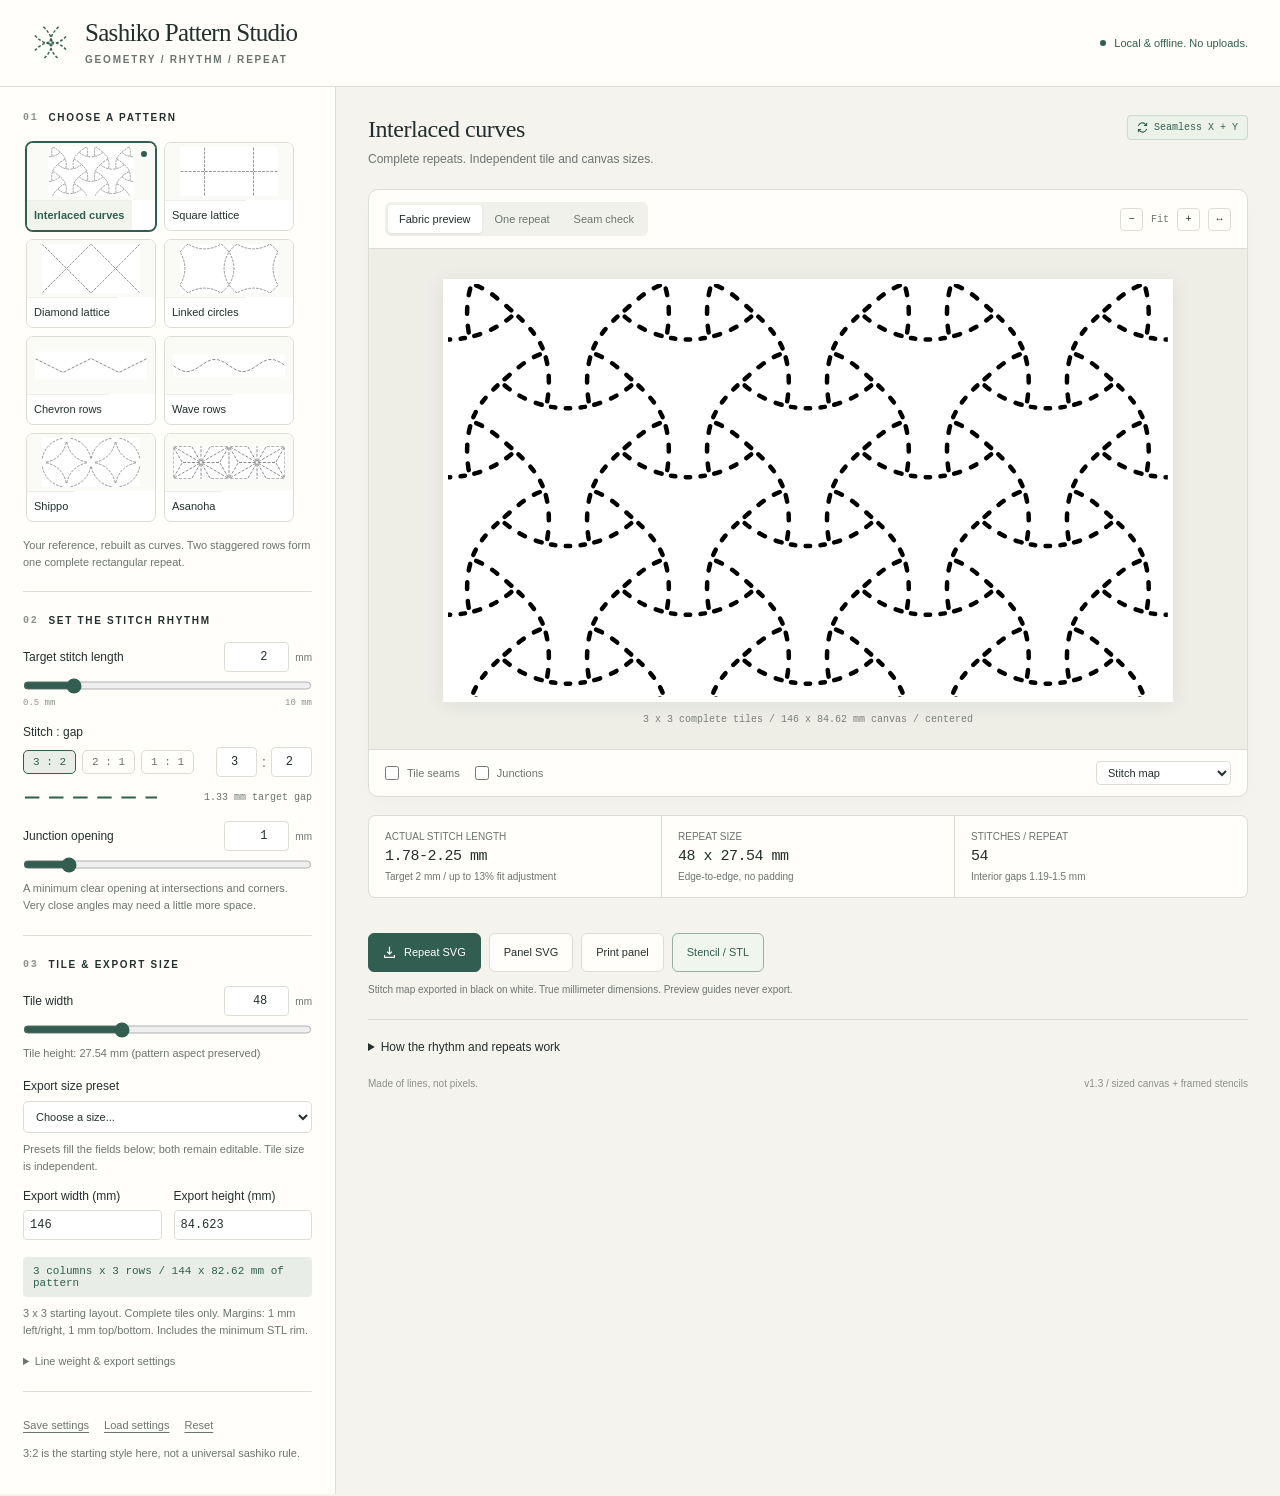
<file: index.html>
<!doctype html>
<html lang="en">
<head>
<meta charset="utf-8">
<meta name="viewport" content="width=device-width,initial-scale=1">
<meta name="color-scheme" content="light">
<title>Sashiko Pattern Studio</title>
<style>
:root{--paper:#f5f3ee;--white:#fffefa;--ink:#222f2e;--muted:#6b7471;--line:#dcded6;--green:#315e51;--green-light:#e8eee7;--accent:#c47b4a;--mono:ui-monospace,SFMono-Regular,Menlo,Consolas,monospace;--sans:Inter,-apple-system,BlinkMacSystemFont,"Segoe UI",sans-serif}
*{box-sizing:border-box}body{margin:0;background:var(--paper);color:var(--ink);font:14px/1.5 var(--sans)}button,input,select{font:inherit}button{cursor:pointer}button:focus-visible,input:focus-visible,select:focus-visible,a:focus-visible,summary:focus-visible{outline:3px solid var(--accent);outline-offset:3px}button:disabled{cursor:wait;opacity:.5}a{color:var(--green)}header{height:87px;display:flex;align-items:center;justify-content:space-between;border-bottom:1px solid var(--line);padding:0 32px;background:var(--white);gap:20px}.brand{display:flex;gap:15px;align-items:center}.brand-icon{width:38px;height:38px;color:var(--green)}h1{font-family:Georgia,serif;font-size:25px;font-weight:normal;letter-spacing:-.7px;line-height:1.15;margin:0}.kicker{font-size:10px;font-weight:600;letter-spacing:1.8px;text-transform:uppercase;color:var(--muted);margin-top:5px}.offline{display:flex;align-items:center;gap:8px;color:var(--green);font-size:11px;white-space:nowrap}.offline:before{content:"";width:6px;height:6px;border-radius:50%;background:var(--green)}.workspace{display:grid;grid-template-columns:336px minmax(0,1fr);max-width:1640px;margin:auto;min-height:calc(100vh - 87px)}aside{border-right:1px solid var(--line);background:var(--white);padding:23px 23px 32px}.section{padding:21px 0;border-bottom:1px solid var(--line)}.section:first-child{padding-top:0}.section:last-child{border:0;padding-bottom:0}.section-title{font-size:10px;letter-spacing:1.7px;text-transform:uppercase;font-weight:650;display:flex;align-items:center;gap:10px;margin:0 0 14px}.section-title span{color:#8b938c;font-family:var(--mono);font-size:10px}.patterns{display:grid;grid-template-columns:1fr 1fr;gap:8px}.pattern-card{position:relative;text-align:left;background:#fff;border:1px solid var(--line);border-radius:7px;padding:0;overflow:hidden;color:var(--ink);transition:border-color .15s,box-shadow .15s}.pattern-card svg{display:block;width:100%;height:57px;background:#fafbf7;padding:4px 8px}.pattern-card .card-name{font-size:11px;display:block;padding:7px 8px;border-top:1px solid #edf0e8;line-height:1.2}.pattern-card[aria-pressed="true"]{border-color:var(--green);box-shadow:0 0 0 1px var(--green)}.pattern-card[aria-pressed="true"] .card-name{color:var(--green);font-weight:600;background:#f0f4ed}.pattern-card[aria-pressed="true"]:after{content:"";position:absolute;right:8px;top:8px;width:6px;height:6px;border-radius:50%;background:var(--green)}.pattern-note{color:var(--muted);font-size:11px;margin:12px 0 0;min-height:32px}.control{margin-top:15px}.control:first-of-type{margin-top:0}.control-head{display:flex;justify-content:space-between;align-items:center;gap:8px;margin-bottom:6px}.control-head label{font-size:12px;font-weight:500}.number-unit{display:flex;align-items:center;gap:6px;font-size:10px;color:var(--muted)}input[type=number]{width:65px;padding:5px 6px;text-align:right;background:#fff;border:1px solid var(--line);border-radius:4px;color:var(--ink);font-family:var(--mono);font-size:12px}input[type=range]{display:block;width:100%;accent-color:var(--green);height:15px;margin:5px 0}.range-ends{display:flex;justify-content:space-between;font:9px var(--mono);color:#8c938b}.hint{font-size:11px;color:var(--muted);line-height:1.55;margin:8px 0 0}.ratio-row{display:flex;align-items:center;gap:6px;flex-wrap:wrap}.ratio-preset{padding:5px 9px;border:1px solid var(--line);border-radius:5px;background:transparent;font:11px var(--mono);color:var(--muted)}.ratio-preset.active{background:var(--green-light);border-color:var(--green);color:var(--green)}.ratio-custom{margin-left:auto;display:flex;align-items:center;gap:5px;color:var(--muted)}.ratio-custom input{width:41px;padding:5px 3px}.rhythm{display:flex;justify-content:space-between;gap:8px;margin-top:12px;align-items:center}.rhythm svg{width:135px;height:17px}.rhythm span{font:10px var(--mono);color:var(--muted)}.row{display:flex;gap:12px;align-items:center}.row .control{flex:1;margin-top:12px}.row .control-head{display:block}.row .control-head label{display:block;margin-bottom:5px}.row input{width:100%;text-align:left}.dimensions{font:11px var(--mono);color:var(--green);background:var(--green-light);border-radius:4px;padding:8px 10px;margin-top:11px}.advanced{margin-top:14px}summary{cursor:pointer;font-size:11px;color:var(--muted);user-select:none}details[open]>summary{margin-bottom:12px}.check{display:flex;gap:8px;align-items:center;cursor:pointer;font-size:11px;color:var(--muted);margin-top:10px}.check input{accent-color:var(--green);margin:0;width:14px;height:14px}.quiet-button{border:0;background:none;padding:4px 0;color:var(--muted);font-size:11px;text-decoration:underline;text-underline-offset:3px}.preset-actions{display:flex;gap:15px;align-items:center;flex-wrap:wrap}.canvas-area{min-width:0;padding:28px 32px 22px;display:flex;flex-direction:column}.intro{display:flex;justify-content:space-between;align-items:flex-start;gap:15px;margin-bottom:21px}.intro h2{font:normal 24px/1.2 Georgia,serif;letter-spacing:-.45px;margin:0 0 6px}.intro p{color:var(--muted);font-size:12px;margin:0}.badge{border:1px solid #cbd8cc;background:#edf2e9;color:var(--green);font:10px var(--mono);padding:6px 9px;border-radius:4px;white-space:nowrap;display:inline-flex;gap:6px;align-items:center}.badge svg{width:11px;height:11px}.preview-card{background:var(--white);border:1px solid var(--line);border-radius:10px;overflow:hidden;box-shadow:0 7px 22px #28392c05}.toolbar{padding:12px 16px;display:flex;align-items:center;justify-content:space-between;gap:12px;border-bottom:1px solid var(--line)}.tabs{display:flex;gap:2px;background:#f0f1ea;padding:3px;border-radius:6px}.tabs button{border:0;background:transparent;padding:6px 11px;font-size:11px;border-radius:4px;color:var(--muted);white-space:nowrap}.tabs button[aria-pressed=true]{background:#fff;box-shadow:0 1px 3px #21332215;color:var(--ink)}.zoom-group{display:flex;align-items:center;gap:8px;font:10px var(--mono);color:var(--muted)}.zoom-group button{background:none;border:1px solid var(--line);border-radius:4px;width:23px;height:23px;color:var(--ink)}.preview-stage{height:500px;overflow:auto;background-color:#eeeee7;background-image:radial-gradient(#b8bcb452 .7px,transparent .7px);background-size:12px 12px;padding:30px;position:relative}.sheet-wrap{width:max-content;min-width:100%;min-height:100%;display:flex;flex-direction:column;justify-content:center;align-items:center;gap:11px}.sheet{background:white;box-shadow:0 3px 18px #24312914;flex-shrink:0;line-height:0}.sheet svg{display:block}.sheet-label{font:10px var(--mono);color:#798078;text-align:center;line-height:1.4}.preview-options{display:flex;justify-content:space-between;align-items:center;gap:12px;padding:11px 16px;border-top:1px solid var(--line);flex-wrap:wrap}.checks{display:flex;gap:15px}.checks .check{margin:0}.mode-select{font-size:11px;padding:4px 7px;border:1px solid var(--line);background:#fff;border-radius:4px;color:var(--ink);max-width:140px}.stats{display:grid;grid-template-columns:repeat(3,1fr);gap:1px;border:1px solid var(--line);border-radius:7px;overflow:hidden;background:var(--line);margin-top:18px}.stat{background:var(--white);padding:13px 16px}.stat-label{color:var(--muted);font-size:10px;margin-bottom:4px}.stat-value{font:15px var(--mono);letter-spacing:-.5px}.stat-sub{font-size:10px;color:var(--muted);margin-top:4px}.export-bar{display:flex;justify-content:space-between;align-items:center;gap:15px;margin-top:20px;flex-wrap:wrap}.export-buttons{display:flex;gap:8px;flex-wrap:wrap}.button{background:#fffefa;border:1px solid var(--line);border-radius:6px;padding:10px 14px;color:var(--ink);font-size:11px;display:inline-flex;align-items:center;justify-content:center;gap:8px;text-decoration:none}.button.primary{background:var(--green);color:white;border-color:var(--green)}.button svg{width:13px;height:13px}.export-caption{font-size:10px;color:var(--muted);margin-top:10px}.notices{margin-top:15px}.notice{border-left:2px solid #c4905a;background:#faf0e1;padding:9px 12px;font-size:11px;color:#775c3c;margin:0 0 7px}.notes{margin-top:22px;padding-top:18px;border-top:1px solid var(--line)}.notes summary{font-size:12px;color:var(--ink)}.notes p{font-size:12px;color:var(--muted);max-width:770px;margin:10px 0}.notes code{font:11px var(--mono);background:#eaece4;padding:2px 4px;border-radius:3px}.footer{display:flex;justify-content:space-between;gap:10px;font-size:10px;color:#8c9188;margin-top:20px}.toast{position:fixed;bottom:24px;left:50%;transform:translateX(-50%);border:1px solid var(--line);background:var(--ink);color:white;padding:10px 18px;border-radius:6px;z-index:20;font-size:12px;box-shadow:0 4px 15px #0002;max-width:90vw}.toast[hidden]{display:none}#print-root{display:none}.error{color:#9d463e;background:#fff2ec;padding:12px;font-size:12px}.sr-only{position:absolute;width:1px;height:1px;padding:0;margin:-1px;overflow:hidden;clip:rect(0,0,0,0);white-space:nowrap;border:0}
@media(min-width:1400px){.preview-stage{height:570px}.canvas-area{padding:30px 42px}.workspace{grid-template-columns:350px minmax(0,1fr)}}
@media(max-width:1040px){header{padding:0 22px}.workspace{grid-template-columns:300px minmax(0,1fr)}aside{padding:22px 18px}.canvas-area{padding:25px 20px}.intro{display:block}.intro .badge{margin-top:11px}.preview-stage{height:430px;padding:22px}.toolbar{padding:10px}.tabs button{padding:6px 8px}.zoom-group span{display:none}.stats .stat{padding:12px}.stat-value{font-size:13px}.checks{gap:9px}.preview-options{padding:10px}.pattern-card svg{height:53px}}
@media(max-width:740px){header{height:76px;padding:0 18px}.offline{font-size:0;gap:0}.offline:before{width:7px;height:7px}.brand{gap:11px}h1{font-size:23px}.kicker{font-size:8px;letter-spacing:1.4px}.workspace{display:flex;flex-direction:column}.canvas-area{order:0;padding:21px 14px 17px}.intro{display:flex;align-items:center;margin-bottom:15px}.intro h2{font-size:22px}.intro p{font-size:11px;max-width:205px}.intro .badge{font-size:0;margin:0;padding:7px}.intro .badge svg{width:16px;height:16px}.preview-stage{height:335px;padding:20px}.tabs button{padding:6px 8px;font-size:10px}.zoom-group{gap:4px}.stats{margin-top:12px}.stat{padding:10px!important}.stat-label,.stat-sub{font-size:9px}.stat-value{font-size:12px!important}.checks .check{font-size:10px}.checks{gap:12px}.export-bar{margin-top:14px}.export-buttons{width:100%}.button{flex:1;padding:9px 8px;font-size:10px}.notes{margin-top:16px;padding-top:14px}aside{order:1;border-top:1px solid var(--line);border-right:0;padding:23px 23px}.patterns{grid-template-columns:repeat(3,1fr)}.pattern-note{min-height:0}.section{padding:22px 0}.pattern-card svg{height:62px}.footer{display:none}.sheet-label{font-size:9px}.intro .badge{display:none}.export-caption{font-size:10px}}
@media print{@page{size:letter;margin:0}html,body{margin:0!important;padding:0!important;background:white!important}body>header,body>.workspace,body>.toast{display:none!important}#print-root{display:block!important}.print-page{position:relative;box-sizing:border-box;padding:10mm;margin:0;break-after:page;page-break-after:always;background:#fff!important;overflow:hidden}.print-page:last-child{break-after:auto;page-break-after:auto}.print-heading{height:13mm;font:9pt Arial,sans-serif;line-height:1.4;color:#000}.print-heading strong{font-weight:700}.print-map{display:block;line-height:0}.print-foot{position:absolute;left:10mm;right:10mm;bottom:8mm;display:flex;align-items:flex-end;justify-content:space-between;font:7pt Arial,sans-serif;color:#000}.print-foot svg{display:block}.print-caption{max-width:115mm;text-align:right;font-size:7pt}.print-page svg{max-width:none!important}*{-webkit-print-color-adjust:exact;print-color-adjust:exact}}
.patterns{grid-auto-rows:89px;max-height:386px;overflow-y:auto;overflow-x:hidden;align-content:start;padding:3px;scrollbar-gutter:stable;overscroll-behavior:contain;scroll-padding:3px}.pattern-card{min-height:0;display:flex;flex-direction:column}.pattern-card svg{height:57px!important;flex-shrink:0}.pattern-card .card-name{flex:1;display:flex;align-items:center;padding:4px 7px}.size-select{width:100%;font-size:11px;padding:8px;border:1px solid var(--line);border-radius:5px;background:#fff;color:var(--ink)}
/* Stencil workspace */
#stencil-dialog{width:min(1080px,96vw);max-width:1080px;max-height:94vh;margin:auto;padding:0;border:1px solid var(--line);border-radius:12px;color:var(--ink);background:var(--white);box-shadow:0 24px 90px #14271e40;overflow:auto}
#stencil-dialog::backdrop{background:#172b246b;backdrop-filter:blur(3px)}
.stencil-header{padding:24px 27px 19px;display:flex;gap:20px;justify-content:space-between;border-bottom:1px solid var(--line)}.stencil-header .kicker{margin:0 0 7px}.stencil-header h2{font:normal 28px/1.2 Georgia,serif;letter-spacing:-.5px;margin:0}.stencil-header p{margin:7px 0 0;font-size:12px;color:var(--muted)}.icon-button{flex-shrink:0;width:30px;height:30px;background:transparent;color:var(--muted);border:1px solid var(--line);border-radius:6px;line-height:1;font-size:16px}
.stencil-layout{display:grid;grid-template-columns:270px minmax(0,1fr)}.stencil-controls{padding:22px 23px;border-right:1px solid var(--line)}.stencil-controls select{width:100%;padding:8px;border:1px solid var(--line);border-radius:5px;background:white;color:var(--ink);font-size:12px}.stencil-controls .control{margin-top:22px}.stencil-controls .control:first-child{margin-top:0}.stencil-controls .dimensions{font-size:10px}.stencil-fixed{display:grid;gap:6px;border-top:1px solid var(--line);padding-top:15px;margin-top:21px;font-size:11px;color:var(--muted)}.stencil-fixed span{display:flex;justify-content:space-between;gap:12px}.stencil-fixed strong{color:var(--ink);font-weight:500}.stencil-controls .quiet-button{margin-top:11px}
.stencil-visual{min-width:0;padding:19px 23px}.stencil-toolbar{display:flex;align-items:center;justify-content:space-between;gap:12px;margin-bottom:12px}.stencil-toolbar .check{margin:0}.stencil-viewport{height:350px;background:#efefe8;border:1px solid var(--line);border-radius:8px;position:relative;overflow:hidden;display:flex;align-items:center;justify-content:center}.stencil-viewport #stencil-top{width:100%;height:100%;padding:28px;display:flex;align-items:center;justify-content:center;overflow:auto}.stencil-viewport svg{display:block;max-width:100%;max-height:100%;width:100%;height:100%;filter:drop-shadow(0 2px 4px #24312918)}#stencil-canvas{width:100%;height:100%;touch-action:none;cursor:grab}#stencil-canvas:active{cursor:grabbing}.stencil-progress{position:absolute;inset:0;background:#efefe8ee;display:flex;flex-direction:column;align-items:center;justify-content:center;gap:14px;padding:30px;text-align:center;color:var(--muted);font-size:12px}.spinner{width:23px;height:23px;border-radius:50%;border:2px solid #ccd6cb;border-top-color:var(--green);animation:spin .9s linear infinite}@keyframes spin{to{transform:rotate(360deg)}}.stencil-preview-caption{font-size:10px;color:var(--muted);margin-top:8px}.stencil-metrics{display:grid;grid-template-columns:repeat(3,1fr);gap:8px;margin-top:17px}.stencil-metric{padding:9px 10px;border:1px solid var(--line);border-radius:5px}.stencil-metric span{display:block;color:var(--muted);font-size:9px}.stencil-metric strong{display:block;font:12px var(--mono);margin-top:4px}.stencil-checks{margin-top:13px}.stencil-checks p{font-size:11px;line-height:1.6;margin:7px 0;padding:8px 10px;border-radius:3px}.stencil-ok{background:var(--green-light);color:var(--green)}.stencil-warning{background:#faf0e1;color:#775c3c;border-left:2px solid #c4905a}.stencil-error{background:#f8e9e4;color:#903c32;border-left:2px solid #b75b4d}.stencil-smallprint{font-size:10px}.stencil-footer{position:sticky;bottom:0;z-index:3;padding:17px 25px;border-top:1px solid var(--line);display:flex;align-items:center;justify-content:space-between;gap:15px;background:#f6f7f1}.stencil-footer .check{margin:0 0 7px;color:#775c3c;font-size:11px}.stencil-footer #stencil-ready{font-size:10px;color:var(--muted)}.stencil-actions{display:flex;gap:8px;flex-shrink:0}#stencil-dialog [hidden]{display:none!important}.stencil-footer button:disabled{cursor:not-allowed}.stencil-launch{border-color:#9baea2!important;color:var(--green)!important;background:#f0f5ed!important}.stencil-viewport:has(.stencil-progress:not([hidden])) #stencil-top{opacity:.3}
@media(max-width:800px){.stencil-layout{grid-template-columns:235px minmax(0,1fr)}.stencil-controls{padding:20px 17px}.stencil-visual{padding:18px 15px}.stencil-viewport{height:280px}.stencil-metric strong{font-size:10px}.stencil-metric{padding:8px 7px}.stencil-footer{padding:15px 18px}.stencil-actions .button{padding:9px 10px}}
@media(max-width:600px){#stencil-dialog{width:96vw;max-height:94vh}.stencil-header{padding:18px}.stencil-header h2{font-size:25px}.stencil-layout{display:flex;flex-direction:column}.stencil-visual{order:0;padding:15px}.stencil-controls{order:1;border-right:0;border-top:1px solid var(--line);padding:18px 22px}.stencil-viewport{height:265px}.stencil-controls .control{margin-top:16px}.stencil-fixed{margin-top:15px}.stencil-footer{position:sticky;bottom:0;display:block;z-index:2;padding:12px 15px}.stencil-actions{margin-top:10px}.stencil-metric strong{font-size:12px}.stencil-footer .button{font-size:11px}.stencil-smallprint{font-size:10px}.stencil-fixed{grid-template-columns:1fr;gap:4px}}
@media(prefers-reduced-motion:reduce){.spinner{animation:none}}
@media print{#stencil-dialog{display:none!important}}

.stencil-controls select{width:100%;padding:8px;border:1px solid var(--line);border-radius:5px;background:#fff;color:var(--ink);font:12px var(--sans)}
@media(min-width:741px){.stencil-controls{max-height:65vh;overflow:auto;overscroll-behavior:contain}.stencil-visual{min-width:0}}

</style>
<style id="print-size"></style>
</head>
<body>
<header>
 <div class="brand"><svg class="brand-icon" viewBox="0 0 40 40" fill="none" stroke="currentColor" stroke-width="1.5" stroke-dasharray="3 2"><path d="M3 12Q20 30 37 12M3 28Q20 10 37 28M12 3Q30 20 12 37M28 3Q10 20 28 37"/></svg><div><h1>Sashiko Pattern Studio</h1><div class="kicker">Geometry / Rhythm / Repeat</div></div></div>
 <div class="offline">Local &amp; offline. No uploads.</div>
</header>
<main class="workspace">
 <aside aria-label="Pattern settings">
  <section class="section"><h2 class="section-title"><span>01</span> Choose a pattern</h2><div class="patterns" id="pattern-list"></div><p id="pattern-note" class="pattern-note"></p></section>
  <section class="section"><h2 class="section-title"><span>02</span> Set the stitch rhythm</h2>
   <div class="control"><div class="control-head"><label for="stitch">Target stitch length</label><div class="number-unit"><input id="stitch" type="number" min="0.5" max="10" step="0.1" value="2" inputmode="decimal"><span>mm</span></div></div><input id="stitch-range" aria-label="Target stitch length slider" type="range" min="0.5" max="10" step="0.1" value="2"><div class="range-ends"><span>0.5 mm</span><span>10 mm</span></div></div>
   <div class="control"><div class="control-head"><label>Stitch : gap</label></div><div class="ratio-row"><button class="ratio-preset active" data-ratio="3,2">3 : 2</button><button class="ratio-preset" data-ratio="2,1">2 : 1</button><button class="ratio-preset" data-ratio="1,1">1 : 1</button><div class="ratio-custom"><input id="ratioA" aria-label="Stitch ratio part" type="number" min="1" max="10" step="0.1" value="3"><span>:</span><input id="ratioB" aria-label="Gap ratio part" type="number" min="1" max="10" step="0.1" value="2"></div></div><div class="rhythm"><svg id="rhythm" viewBox="0 0 140 15" aria-label="Stitch rhythm sample"></svg><span id="target-gap"></span></div></div>
   <div class="control"><div class="control-head"><label for="opening">Junction opening</label><div class="number-unit"><input id="opening" type="number" min="0.2" max="6" step="0.1" value="1" inputmode="decimal"><span>mm</span></div></div><input id="opening-range" aria-label="Junction opening slider" type="range" min="0.2" max="6" step="0.1" value="1"><p class="hint">A minimum clear opening at intersections and corners. Very close angles may need a little more space.</p></div>
  </section>
  <section class="section"><h2 class="section-title"><span>03</span> Tile &amp; export size</h2>
   <div class="control"><div class="control-head"><label for="tileWidth">Tile width</label><div class="number-unit"><input id="tileWidth" type="number" min="12" max="120" step="0.5" value="48" inputmode="decimal"><span>mm</span></div></div><input id="tileWidth-range" aria-label="Tile width slider" type="range" min="12" max="120" step="0.5" value="48"><p class="hint" id="tile-height"></p></div>
   <div class="control"><div class="control-head"><label for="size-preset">Export size preset</label></div><select id="size-preset" class="size-select"><option value="">Choose a size...</option><option value="auto">3 x 3 tiles (starting layout)</option><option value="100,100">100 x 100 mm</option><option value="150,150">150 x 150 mm</option><option value="200,200">200 x 200 mm</option><option value="215.9,279.4">US Letter - 215.9 x 279.4 mm</option><option value="210,297">A4 - 210 x 297 mm</option><option value="297,420">A3 - 297 x 420 mm</option></select><p class="hint">Presets fill the fields below; both remain editable. Tile size is independent.</p></div>
   <div class="row"><div class="control"><div class="control-head"><label for="panelWidth">Export width (mm)</label><input id="panelWidth" type="number" min="2" max="1200" step="0.1" inputmode="decimal"></div></div><div class="control"><div class="control-head"><label for="panelHeight">Export height (mm)</label><input id="panelHeight" type="number" min="2" max="1200" step="0.1" inputmode="decimal"></div></div></div>
   <div class="dimensions" id="panel-dimensions"></div><p class="hint" id="panel-fit-note"></p>
   <details class="advanced"><summary>Line weight &amp; export settings</summary><div class="control"><div class="control-head"><label for="weight">Line weight</label><div class="number-unit"><input id="weight" type="number" min="0.15" max="0.9" step="0.05" value="0.9"><span>mm</span></div></div></div><label class="check"><input id="transparent" type="checkbox">Transparent SVG background</label><div class="control"><div class="control-head"><label for="paper">Print paper</label><select id="paper" class="mode-select"><option value="letter">US Letter</option><option value="a4">A4</option><option value="a3">A3</option></select></div><p class="hint">Use 100% / actual size and disable browser headers. Paper-sized canvases use one sheet; printer margins may clip edge artwork. Oversized canvases use 5 mm page overlap.</p></div></details>
  </section>
  <section class="section"><div class="preset-actions"><button id="save-preset" class="quiet-button">Save settings</button><button id="load-preset" class="quiet-button">Load settings</button><button id="reset" class="quiet-button">Reset</button></div><input id="preset-file" type="file" accept=".json,application/json" hidden><p class="hint">3:2 is the starting style here, not a universal sashiko rule.</p></section>
 </aside>
 <section class="canvas-area" aria-label="Preview and export">
  <div class="intro"><div><h2 id="pattern-title">Interlaced curves</h2><p>Complete repeats. Independent tile and canvas sizes.</p></div><div class="badge" title="Geometry and stitch cadence repeat on both axes"><svg viewBox="0 0 16 16" fill="none" stroke="currentColor" stroke-width="1.5"><path d="M2 6a6 6 0 0 1 10-3l2 2M14 1v4h-4M14 10a6 6 0 0 1-10 3l-2-2M2 15v-4h4"/></svg> Seamless X + Y</div></div>
  <div class="preview-card">
   <div class="toolbar"><div class="tabs" aria-label="Preview layout"><button data-view="panel" aria-pressed="true">Fabric preview</button><button data-view="tile" aria-pressed="false">One repeat</button><button data-view="seams" aria-pressed="false">Seam check</button></div><div class="zoom-group"><button id="zoom-out" aria-label="Zoom out">&#8722;</button><span id="zoom-label">Fit</span><button id="zoom-in" aria-label="Zoom in">+</button><button id="zoom-fit" aria-label="Fit preview" title="Fit preview">&#8596;</button></div></div>
   <div class="preview-stage" id="preview-stage"><div class="sheet-wrap"><div class="sheet" id="sheet"></div><div class="sheet-label" id="sheet-label"></div></div></div>
   <div class="preview-options"><div class="checks"><label class="check"><input id="seams" type="checkbox">Tile seams</label><label class="check"><input id="nodes" type="checkbox">Junctions</label></div><select id="display" class="mode-select" aria-label="Drawing style"><option value="stitches">Stitch map</option><option value="geometry">Solid geometry</option><option value="overlay">Geometry + stitches</option></select></div>
  </div>
  <div class="stats" aria-live="polite"><div class="stat"><div class="stat-label">ACTUAL STITCH LENGTH</div><div class="stat-value" id="actual-length">&mdash;</div><div class="stat-sub" id="fit-note">Fitted between junctions</div></div><div class="stat"><div class="stat-label">REPEAT SIZE</div><div class="stat-value" id="tile-dimensions">&mdash;</div><div class="stat-sub">Edge-to-edge, no padding</div></div><div class="stat"><div class="stat-label">STITCHES / REPEAT</div><div class="stat-value" id="stitch-count">&mdash;</div><div class="stat-sub" id="gap-range">&mdash;</div></div></div>
  <div class="notices" id="notices" role="status"></div>
  <div class="export-bar"><div class="export-buttons"><button class="button primary" id="export-tile"><svg viewBox="0 0 16 16" fill="none" stroke="currentColor" stroke-width="1.4"><path d="M8 1v9m-3-3 3 3 3-3M2 11v3h12v-3"/></svg>Repeat SVG</button><button class="button" id="export-panel">Panel SVG</button><button class="button" id="print-panel">Print panel</button><button class="button stencil-launch" id="export-stencil">Stencil / STL</button></div></div><div class="export-caption" id="export-caption">Black on white. True millimeter dimensions. Preview guides never export.</div>
  <details class="notes"><summary>How the rhythm and repeats work</summary><p><strong>Geometry first.</strong> Each pattern is a periodic network of complete lines and curves. The interlaced design is a geometric reconstruction of your reference, not a crop of the old image. Its rectangular repeat contains two staggered rows.</p><p><strong>Stitches second.</strong> The engine finds shared junctions, reserves clear space, and fits a whole number of stitches along each interval. Interior stitch-to-gap ratios are preserved; stitch length can change slightly from interval to interval. Junction gaps are intentional exceptions. The actual range above is the one to use.</p><p><strong>Edges are not stopping points.</strong> Full stitched curves are translated across the boundaries before the output is clipped. Stitch spacing is never restarted merely because it reaches an edge. Wave rows fit a whole number of stitch-and-gap periods to one wavelength.</p><p><strong>The tile's box is part of the repeat.</strong> Repeat the exported SVG at its exact document width and height, with no spacing, mirroring, or "crop to artwork." Some curves and stitches should be cut by the edge: the next tile completes them. Cropping the SVG tightly to its visible black marks would break the repeat.</p><p><strong>Front-side design, not an automatic sewing route.</strong> This app does not choose stitch order, optimize back-side carries, or estimate skein length. A gap at a junction does not mean you need to cut the thread. Plan how to traverse the continuous geometry before stitching.</p><p><strong>Print scale.</strong> Use 100% / actual size, turn off browser headers and footers, and check the printed dimensions. PDF saving is available through your browser's print dialog. SVGs retain millimeter dimensions, but importing applications can rescale them.</p><p><strong>STL stencil export.</strong> The stencil tool makes rounded stitch slots, midpoint dots, or continuous through-cuts in a flat plate. A 1 mm rim and 0.6 mm outer corner radius are enabled by default. The rim is inside the selected full-panel size; disable it for edge-to-edge repeat tiles. Slot width is separate from SVG line weight. Minimum plastic spacing is checked, not silently repaired. Thin areas require acknowledgement; touching slots, detached pieces, or failed mesh checks block export. There is no floor or Z bevel. View both sides in your slicer and test a small print before making a large template.</p><p><strong>About the style.</strong> These are adjustable design choices, not universal sashiko requirements. See <a href="https://upcyclestitches.com/sashiko-rules/" target="_blank" rel="noopener noreferrer">Atsushi Futatsuya's discussion of sashiko rules</a>. Implementation references: <a href="https://developer.mozilla.org/en-US/docs/Web/SVG/Reference/Element/pattern" target="_blank" rel="noopener noreferrer">SVG repeat units</a> and <a href="https://developer.mozilla.org/en-US/docs/Web/CSS/Reference/At-rules/@page" target="_blank" rel="noopener noreferrer">print pages</a>. These optional links are the only external resources; the app itself makes no network requests.</p></details>
  <div class="footer"><span>Made of lines, not pixels.</span><span>v1.3 / sized canvas + framed stencils</span></div>
 </section>
</main>
<dialog id="stencil-dialog" aria-labelledby="stencil-title">
 <div class="stencil-header"><div><div class="kicker">3D-printable marking template</div><h2 id="stencil-title">A stencil, not a relief.</h2><p>Round-ended stitch slots. Open all the way through.</p></div><button id="stencil-close" class="icon-button" aria-label="Close stencil export">&#10005;</button></div>
 <div class="stencil-layout">
  <section class="stencil-controls" aria-label="Stencil settings">
   <div class="control"><div class="control-head"><label for="stencil-scope">Export area</label></div><select id="stencil-scope"><option value="panel">Full panel (export size)</option><option value="repeat">One repeat</option></select></div>
   <div class="dimensions" id="stencil-dimensions"></div>
   <div class="control"><div class="control-head"><label for="stencil-style">Cut style</label></div><select id="stencil-style"><option value="slots">Stitch slots (dashed)</option><option value="dots">Dots (round holes)</option><option value="solid">Solid lines (continuous)</option></select><p class="hint" id="stencil-style-note"></p></div>
   <div class="control"><div class="control-head"><label for="stencil-thickness">Plate thickness</label><div class="number-unit"><input type="number" id="stencil-thickness" min="0.4" max="5" step="0.1" value="0.9" inputmode="decimal"><span>mm</span></div></div><input type="range" id="stencil-thickness-range" aria-label="Plate thickness slider" min="0.4" max="5" step="0.1" value="0.9"></div>
   <div class="control"><div class="control-head"><label for="stencil-slotWidth">Opening width / dot diameter</label><div class="number-unit"><input type="number" id="stencil-slotWidth" min="0.3" max="3" step="0.05" value="1.8" inputmode="decimal"><span>mm</span></div></div><input type="range" id="stencil-slotWidth-range" aria-label="Slot width slider" min="0.3" max="3" step="0.05" value="1.8"><p class="hint">Separate from the SVG line weight. The fitted stitch lengths and gaps stay in place; widening slots can reduce plastic around junctions.</p></div>
   <div class="control"><div class="control-head"><label for="stencil-opening">Junction opening</label><div class="number-unit"><input type="number" id="stencil-opening" min="0.2" max="6" step="0.1" value="1" inputmode="decimal"><span>mm</span></div></div><p class="hint">Shared with the stitch map. Increase this to leave more plastic where lines meet.</p></div>
   <div class="control"><div class="control-head"><label for="stencil-minWeb">Minimum plastic spacing</label><div class="number-unit"><input type="number" id="stencil-minWeb" min="0.2" max="3" step="0.05" value="0.9" inputmode="decimal"><span>mm</span></div></div><input type="range" id="stencil-minWeb-range" aria-label="Minimum plastic spacing slider" min="0.2" max="3" step="0.05" value="0.9"><p class="hint">A warning threshold, not an automatic pattern change. Checks slot-to-slot spacing and positive rims near the plate edge.</p></div>
   <label class="check"><input id="stencil-rimEnabled" type="checkbox" checked>Add protective rim</label>
   <div class="control"><div class="control-head"><label for="stencil-rimWidth">Minimum rim width</label><div class="number-unit"><input type="number" id="stencil-rimWidth" min="0.1" max="10" step="0.1" value="1" inputmode="decimal"><span>mm</span></div></div><input id="stencil-rimWidth-range" type="range" min="0.1" max="10" step="0.1" value="1" aria-label="Rim width slider"></div>
   <div class="control"><div class="control-head"><label for="stencil-cornerRadius">Outer corner radius</label><div class="number-unit"><input type="number" id="stencil-cornerRadius" min="0" max="10" step="0.1" value="0.6" inputmode="decimal"><span>mm</span></div></div><input id="stencil-cornerRadius-range" type="range" min="0" max="10" step="0.1" value="0.6" aria-label="Corner radius slider"><p class="hint">XY rounding only, no Z bevel. Radius is limited to rim width so the design stays clear of the rounded corners.</p></div>
   <div class="stencil-fixed"><span>End shape <strong>Rounded</strong></span><span>Cut depth <strong>Through</strong></span><span>Bevel / backing floor <strong>None</strong></span></div>
   <p class="hint">Full panels keep the selected outer size; complete tiles are centered inside the rim. A rimmed stencil cannot be tiled by butting its outside edges together. Disable the rim and use One repeat for seamless edge-to-edge tiles.</p>
   <button class="quiet-button" id="stencil-defaults">Reset stencil settings</button>
  </section>
  <section class="stencil-visual" aria-label="Stencil preview and mesh checks">
   <div class="stencil-toolbar"><div class="tabs" aria-label="Stencil preview mode"><button data-stencil-view="top" aria-pressed="true">Top view</button><button data-stencil-view="3d" aria-pressed="false">3D mesh</button></div><label class="check"><input type="checkbox" id="stencil-showWarnings" checked>Show thin spots</label></div>
   <div class="stencil-viewport" id="stencil-viewport"><div id="stencil-top"></div><canvas id="stencil-canvas" hidden tabindex="0" aria-label="3D stencil. Drag or use arrow keys to rotate. Scroll or use plus and minus to zoom. Home resets the view."></canvas><div id="stencil-progress" class="stencil-progress" role="status"><span class="spinner"></span><span id="stencil-progress-text">Preparing stencil...</span></div></div>
   <div class="stencil-preview-caption" id="stencil-preview-caption">Dark = printed plastic. Openings = no material at any height.</div>
   <div class="stencil-metrics" id="stencil-metrics"></div>
   <div class="stencil-checks" id="stencil-checks" aria-live="polite"></div>
   <p class="hint stencil-smallprint">Spacing is measured on the generated polygon outlines; it is not a complete mechanical or slicer analysis. Check the sliced toolpaths and print a small test first. Dimensions are millimeters.</p>
  </section>
 </div>
 <div class="stencil-footer"><div><label id="stencil-ack-row" class="check" hidden><input id="stencil-ack" type="checkbox">I have reviewed the thin-plastic warnings; export anyway.</label><span id="stencil-ready" role="status">Checking geometry...</span></div><div class="stencil-actions"><button id="stencil-report" class="button" disabled>Save build report</button><button id="stencil-download" class="button primary" disabled>Download STL</button></div></div>
</dialog>

<div class="toast" id="toast" role="status" hidden></div><div id="print-root"></div>
<noscript><div class="error">This app needs JavaScript enabled. All computation stays in your browser.</div></noscript>
<script id="panel-layout-source">
/* Pure layout math shared by the SVG canvas and stencil exporter. Units: mm. */
(function(root) {
'use strict';
const EPS=1e-8;
const FRAME=Object.freeze({rimEnabled:true,rimWidth:1,cornerRadius:.6});
function plan(tileW,tileH,s={},frame=FRAME) {
 if(!(Number.isFinite(tileW)&&tileW>0&&Number.isFinite(tileH)&&tileH>0))throw new Error('Invalid tile dimensions.');
 const rim=frame.rimEnabled===false?0:Math.max(0,Number(frame.rimWidth??1));
 const auto=s.panelAuto!==false;
 const up=n=>Math.ceil((n-EPS)*1000)/1000;
 const W=auto?up(tileW*3+2*rim):Number(s.panelWidth),H=auto?up(tileH*3+2*rim):Number(s.panelHeight);
 if(!(Number.isFinite(W)&&Number.isFinite(H)&&W>0&&H>0))throw new Error('Enter a positive export width and height.');
 const columns=Math.max(0,Math.floor((W-2*rim+EPS)/tileW)),rows=Math.max(0,Math.floor((H-2*rim+EPS)/tileH));
 const contentW=columns*tileW,contentH=rows*tileH;
 return {W,H,columns,rows,contentW,contentH,x:(W-contentW)/2,y:(H-contentH)/2,rim,auto,valid:columns>0&&rows>0};
}
function oneRepeat(tileW,tileH,frame=FRAME) {
 const rim=frame.rimEnabled===false?0:Math.max(0,Number(frame.rimWidth??1));
 return {...plan(tileW,tileH,{panelAuto:false,panelWidth:tileW+2*rim,panelHeight:tileH+2*rim},frame),columns:1,rows:1};
}
root.SashikoLayout=Object.freeze({FRAME,plan,oneRepeat});
})(typeof globalThis==='undefined'?window:globalThis);

</script>
<script id="pattern-app-source">

'use strict';
/**
 * Sashiko Pattern Studio - dependency-free, local-first SVG and stencil generator.
 * Units: millimeters, including the SVG viewBox. No raster image is embedded.
 * Architecture: registry -> periodic geometry graph -> junction clearances ->
 * arc-length stitch fitting -> complete paths -> periodic copies -> clipping.
 * IMPORTANT: never dash a cropped tile. Cut only after periodic replication.
 */
(() => {
const VERSION = 3;
const TAU = Math.PI * 2;
const DEFAULTS = Object.freeze({pattern:'interlaced',stitch:2,ratioA:3,ratioB:2,opening:1,tileWidth:48,columns:3,rows:3,panelAuto:true,panelWidth:146,panelHeight:84.623,weight:0.9,transparent:false,paper:'letter',display:'stitches',seams:false,nodes:false,view:'panel'});
const LIMITS = {stitch:[0.5,10],ratioA:[1,10],ratioB:[1,10],opening:[0.2,6],tileWidth:[12,120],panelWidth:[2,1200],panelHeight:[2,1200],weight:[0.15,0.9]};
const $ = id => document.getElementById(id);
const clamp = (n,a,b) => Math.max(a,Math.min(b,n));
const hypot = (a,b) => Math.hypot(a[0]-b[0],a[1]-b[1]);
const lerp = (a,b,t) => [a[0]+(b[0]-a[0])*t,a[1]+(b[1]-a[1])*t];
const mod = (a,n) => ((a%n)+n)%n;
const fmt = n => (Math.abs(n)<0.0000001?0:n).toFixed(5).replace(/\.?0+$/,'');
const mm = n => n.toFixed(2).replace(/\.?0+$/,'');
const point = p => `${fmt(p[0])} ${fmt(p[1])}`;
const xml = s => String(s).replace(/[&<>"']/g,c=>({'&':'&amp;','<':'&lt;','>':'&gt;','"':'&quot;',"'":'&apos;'}[c]));
const unit = v => {const l=Math.hypot(...v);return l>1e-12?v.map(x=>x/l):[1,0];};
let uid=0;

// -- Geometric primitives. Curved stitch fragments remain genuine SVG curves. --
function splitCubic(ps,t){const a=lerp(ps[0],ps[1],t),b=lerp(ps[1],ps[2],t),c=lerp(ps[2],ps[3],t),d=lerp(a,b,t),e=lerp(b,c,t),f=lerp(d,e,t);return [[ps[0],a,d,f],[f,e,c,ps[3]]];}
function cubicPoint(ps,t){const q=1-t;return [0,1].map(i=>q*q*q*ps[0][i]+3*q*q*t*ps[1][i]+3*q*t*t*ps[2][i]+t*t*t*ps[3][i]);}
function cubicSlice(ps,a,b){let out=ps;if(b<1)out=splitCubic(out,b)[0];if(a>0)out=splitCubic(out,a/b)[1];return out;}
function line(p0,p1){const L=hypot(p0,p1);return {kind:'line',p0,p1,L,bounds:[Math.min(p0[0],p1[0]),Math.min(p0[1],p1[1]),Math.max(p0[0],p1[0]),Math.max(p0[1],p1[1])],at:s=>lerp(p0,p1,clamp(s/L,0,1)),tangent:()=>unit([p1[0]-p0[0],p1[1]-p0[1]]),slice(a,b){return `M ${point(this.at(a))} L ${point(this.at(b))}`;}};}
function cubic(ps){
 // A 512-step arc-length table gives sub-0.01 mm accuracy at the allowed sizes.
 const steps=512,ls=new Float64Array(steps+1);let prev=ps[0];
 for(let i=1;i<=steps;i++){const p=cubicPoint(ps,i/steps);ls[i]=ls[i-1]+hypot(p,prev);prev=p;}
 const L=ls[steps];
 function tAt(s){s=clamp(s,0,L);let lo=0,hi=steps;while(hi-lo>1){const mid=(lo+hi)>>1;if(ls[mid]<=s)lo=mid;else hi=mid;}return (lo+(s-ls[lo])/(ls[hi]-ls[lo]||1))/steps;}
 return {kind:'cubic',p0:ps[0],p1:ps[3],L,ps,bounds:[Math.min(...ps.map(p=>p[0])),Math.min(...ps.map(p=>p[1])),Math.max(...ps.map(p=>p[0])),Math.max(...ps.map(p=>p[1]))],at:s=>cubicPoint(ps,tAt(s)),tangent(end){const a=end?ps[2]:ps[0],b=end?ps[3]:ps[1];return unit([b[0]-a[0],b[1]-a[1]]);},slice(a,b){const sub=cubicSlice(ps,tAt(a),tAt(b));return `M ${point(sub[0])} C ${point(sub[1])} ${point(sub[2])} ${point(sub[3])}`;}};
}
function arc(c,r,a0,a1){const L=Math.abs(a1-a0)*r,dir=Math.sign(a1-a0),at=s=>{const a=a0+dir*clamp(s,0,L)/r;return [c[0]+r*Math.cos(a),c[1]+r*Math.sin(a)];};return {kind:'arc',p0:at(0),p1:at(L),L,c,r,a0,a1,bounds:[c[0]-r,c[1]-r,c[0]+r,c[1]+r],at,tangent(end){const a=end?a1:a0;return [-Math.sin(a)*dir,Math.cos(a)*dir];},slice(a,b){return `M ${point(at(a))} A ${fmt(r)} ${fmt(r)} 0 ${b-a>Math.PI*r?1:0} ${dir>0?1:0} ${point(at(b))}`;}};}
function path(parts,options={}){
 const lengths=[0];for(const p of parts)lengths.push(lengths.at(-1)+p.L);
 const L=lengths.at(-1);
 return {parts,L,p0:parts[0].p0,p1:parts.at(-1).p1,periodic:!!options.periodic,route:options.route||'',bounds:[Math.min(...parts.map(p=>p.bounds[0])),Math.min(...parts.map(p=>p.bounds[1])),Math.max(...parts.map(p=>p.bounds[2])),Math.max(...parts.map(p=>p.bounds[3]))],tangent(end){return end?parts.at(-1).tangent(true):parts[0].tangent(false);},at(s){s=clamp(s,0,L);let i=0;while(i<parts.length-1&&lengths[i+1]<s)i++;return parts[i].at(s-lengths[i]);},slice(a,b){a=clamp(a,0,L);b=clamp(b,0,L);let d='';for(let i=0;i<parts.length;i++){const x=Math.max(a,lengths[i]),y=Math.min(b,lengths[i+1]);if(y-x<1e-8)continue;let seg=parts[i].slice(x-lengths[i],y-lengths[i]);if(d)seg=seg.replace(/^M\s+[-\d.]+\s+[-\d.]+\s+/,'');d+=(d?' ':'')+seg;}return d;}};
}
const edge = (primitive,route='') => path([primitive],{route});

// Pattern definitions are separate source files under src/patterns/.
// build.py discovers them and replaces the marker below before bundling.
const PATTERNS = Object.create(null);
function registerPattern(def) {
 const id=def&&def.id;
 if(!def||typeof def!=='object'||Array.isArray(def))throw new TypeError('Pattern definition must be an object.');
 if(typeof id!=='string'||!/^[a-z0-9][a-z0-9-]*$/.test(id))throw new Error('Pattern id must use lowercase letters, numbers, and hyphens.');
 if(Object.hasOwn(PATTERNS,id))throw new Error(`Duplicate pattern id: ${id}`);
 if(typeof def.name!=='string'||!def.name.trim())throw new Error(`Pattern ${id} needs a name.`);
 if(typeof def.note!=='string')throw new Error(`Pattern ${id} needs a note string.`);
 if(!Number.isFinite(def.aspect)||def.aspect<=0)throw new Error(`Pattern ${id} needs a positive aspect ratio.`);
 if(typeof def.build!=='function')throw new Error(`Pattern ${id} needs a build(W) function.`);
 const order=Number.isFinite(def.order)?def.order:1000;
 PATTERNS[id]=Object.freeze({...def,id,order});
}

/** Shared authoring helpers. All coordinates and tolerances are in mm.
 * These build continuous geometry, never stitches or stencil slots.
 * patternGraph splits LINE / CIRCULAR ARC crossings, including translated
 * neighbors, then removes coincident segments. Cubics must be split by authors.
 */
function patternLines(points, route = '') {
  return points.slice(1).map((p, i) => edge(line(points[i], p), route));
}
function patternGraph(W, H, input) {
  const eps = Math.min(W, H) * 1e-8;
  const cross = (a, b) => a[0] * b[1] - a[1] * b[0];
  const sub = (a, b) => [a[0] - b[0], a[1] - b[1]];
  const shifted = (p, x, y) => [p[0] + x, p[1] + y];
  function moved(p, x, y) {
    if (p.kind === 'line') return line(shifted(p.p0, x, y), shifted(p.p1, x, y));
    if (p.kind === 'arc') return arc(shifted(p.c, x, y), p.r, p.a0, p.a1);
    throw new Error('patternGraph supports lines and circular arcs only. Split other curves explicitly.');
  }
  function canonical(p) {
    const m = p.at(p.L / 2);
    return moved(p, -Math.floor((m[0] + eps) / W) * W, -Math.floor((m[1] + eps) / H) * H);
  }
  function key(p) {
    const pts = [0, .25, .5, .75, 1].map(t => p.at(p.L * t).map(x => Math.round(x / eps)).join(','));
    const a = pts.join(';'), b = pts.reverse().join(';');
    return a < b ? a : b;
  }
  const raw = [], seen = new Set();
  for (const e of input) {
    if (!e.parts || e.parts.length !== 1 || e.periodic) throw new Error('patternGraph expects single-primitive, non-periodic edges.');
    if (e.L <= eps) continue;
    const p = canonical(e.parts[0]), k = key(p);
    if (!seen.has(k)) { seen.add(k); raw.push({p, route:e.route}); }
  }
  // Return a parameter on this finite primitive, not on its supporting circle.
  function parameter(p, v) {
    if (p.kind === 'line') {
      const d = sub(p.p1, p.p0), z = sub(v, p.p0), L2 = p.L * p.L;
      const t = (z[0] * d[0] + z[1] * d[1]) / L2;
      return t >= -1e-8 && t <= 1 + 1e-8 && Math.abs(cross(d, z)) <= eps * p.L * 4 ? clamp(t, 0, 1) : null;
    }
    if (Math.abs(hypot(v, p.c) - p.r) > eps * 4) return null;
    const span = p.a1 - p.a0, a = Math.atan2(v[1] - p.c[1], v[0] - p.c[0]);
    for (let k = -3; k <= 3; k++) {
      const t = (a + k * TAU - p.a0) / span;
      if (t >= -1e-8 && t <= 1 + 1e-8) return clamp(t, 0, 1);
    }
    return null;
  }
  function intersections(a, b) {
    if (a.kind === 'line' && b.kind === 'line') {
      const u = sub(a.p1, a.p0), v = sub(b.p1, b.p0), d = sub(b.p0, a.p0), den = cross(u, v);
      if (Math.abs(den) <= eps * (a.L + b.L)) return [a.p0, a.p1, b.p0, b.p1];
      const t = cross(d, v) / den;
      return [lerp(a.p0, a.p1, t)];
    }
    if (a.kind === 'arc' && b.kind === 'arc') {
      const d = hypot(a.c, b.c);
      if (d < eps) return Math.abs(a.r - b.r) < eps ? [a.p0, a.p1, b.p0, b.p1] : [];
      if (d > a.r + b.r + eps || d < Math.abs(a.r - b.r) - eps) return [];
      const x = (a.r*a.r - b.r*b.r + d*d) / (2*d), h2 = a.r*a.r - x*x;
      if (h2 < -eps * Math.max(a.r, b.r)) return [];
      const h = Math.sqrt(Math.max(0, h2)), u = sub(b.c, a.c).map(v => v/d), m = shifted(a.c, x*u[0], x*u[1]);
      return [[m[0]-h*u[1], m[1]+h*u[0]], [m[0]+h*u[1], m[1]-h*u[0]]];
    }
    const l = a.kind === 'line' ? a : b, c = a.kind === 'arc' ? a : b;
    const v = sub(l.p1, l.p0), z = sub(l.p0, c.c), A = l.L*l.L;
    const B = 2 * (v[0]*z[0] + v[1]*z[1]), C = z[0]*z[0] + z[1]*z[1] - c.r*c.r, D = B*B - 4*A*C;
    if (D < -eps * A) return [];
    const root = Math.sqrt(Math.max(0, D));
    return [(-B-root)/(2*A), (-B+root)/(2*A)].map(t => lerp(l.p0, l.p1, t));
  }
  const out = [], emitted = new Set();
  for (let i = 0; i < raw.length; i++) {
    const {p:a, route} = raw[i], cuts = [0, 1], A = a.bounds;
    for (let j = 0; j < raw.length; j++) {
      const b0 = raw[j].p, B = b0.bounds;
      const xmin = Math.ceil((A[0]-B[2]-eps)/W), xmax = Math.floor((A[2]-B[0]+eps)/W);
      const ymin = Math.ceil((A[1]-B[3]-eps)/H), ymax = Math.floor((A[3]-B[1]+eps)/H);
      for (let x=xmin; x<=xmax; x++) for (let y=ymin; y<=ymax; y++) {
        if (i===j && x===0 && y===0) continue;
        const b = moved(b0, x*W, y*H);
        for (const v of intersections(a,b)) {
          const t = parameter(a,v);
          if (t !== null && parameter(b,v) !== null) cuts.push(t);
        }
      }
    }
    cuts.sort((a,b)=>a-b);
    const unique = cuts.filter((t,i)=>!i || (t-cuts[i-1])*a.L>eps*4);
    for (let k=1; k<unique.length; k++) {
      const u=unique[k-1], v=unique[k];
      if ((v-u)*a.L<=eps*4) continue;
      const part = canonical(a.kind==='line' ? line(a.at(u*a.L),a.at(v*a.L)) : arc(a.c,a.r,a.a0+(a.a1-a.a0)*u,a.a0+(a.a1-a.a0)*v));
      const id = key(part);
      if (!emitted.has(id)) { emitted.add(id); out.push(edge(part,route)); }
    }
  }
  return {W,H,edges:out};
}


// BEGIN BUNDLED PATTERN: src/patterns/asanoha.js
/** Reconstructed continuous geometry from 02_L-1003_asanoha.jpg. No border or labels. */
registerPattern({
  id: "asanoha",
  order: 102,
  name: "Asanoha",
  note: "Triangular hemp-leaf geometry. Each triangle connects its vertices to its center.",
  reference: "02_L-1003_asanoha.jpg",
  aspect: 1 / Math.sqrt(3),
  build(W) {
    const H=W/Math.sqrt(3), h=W/2, E=[];
    const faces=[[[0,0],[0,H],[h,H/2]],[[0,0],[h,-H/2],[h,H/2]],[[h,H/2],[h,1.5*H],[W,H]],[[h,H/2],[W,0],[W,H]]];
    for(const t of faces){
      E.push(...patternLines([...t,t[0]],'triangular-grid'));
      const c=[0,1].map(k=>t.reduce((s,p)=>s+p[k],0)/3);
      for(const p of t) E.push(edge(line(c,p),'leaf-ray'));
    }
    return patternGraph(W,H,E);
  }
});
// END BUNDLED PATTERN: src/patterns/asanoha.js

// BEGIN BUNDLED PATTERN: src/patterns/chevrons.js
registerPattern({
  id: 'chevrons',
  order: 50,
  name: 'Chevron rows',
  note: 'Parallel zigzags. Stitches stop short of each peak and valley.',
  aspect: 0.5,
  build(W) {
    const H = W / 2, a = [0, H / 4], b = [W / 2, H * 3 / 4], c = [W, H / 4];
    return {W, H, edges: [edge(line(a, b), 'zigzag'), edge(line(b, c), 'zigzag')]};
  }
});
// END BUNDLED PATTERN: src/patterns/chevrons.js

// BEGIN BUNDLED PATTERN: src/patterns/chidori-tsunagi.js
/** Reconstructed continuous geometry from 15_293_chidori-tsunagi.jpg. No border or labels. */
registerPattern({
  id: "chidori-tsunagi",
  order: 115,
  name: "Chidori tsunagi",
  note: "Long scalloped paths join a sparse grid of crossings. Smooth semicircle joins do not restart the stitch rhythm.",
  reference: "15_293_chidori-tsunagi.jpg",
  aspect: 1,
  build(W) {
    const R=W/4;
    const h=path([arc([R,0],R,Math.PI,0),arc([3*R,0],R,Math.PI,TAU)],{route:'horizontal-scallop'});
    const v=path([arc([0,R],R,-Math.PI/2,-3*Math.PI/2),arc([0,3*R],R,-Math.PI/2,Math.PI/2)],{route:'vertical-scallop'});
    return {W,H:W,edges:[h,v]};
  }
});
// END BUNDLED PATTERN: src/patterns/chidori-tsunagi.js

// BEGIN BUNDLED PATTERN: src/patterns/circles.js
registerPattern({
  id: 'circles',
  order: 40,
  name: 'Linked circles',
  note: 'Overlapping circular rows, split only at their true intersections.',
  aspect: 1,
  build(W) {
    const r = 0.6 * W, b = Math.acos(W / (2 * r)), angles = [];
    for (let i = 0; i < 4; i++) angles.push(mod(i * Math.PI / 2 - b, TAU), mod(i * Math.PI / 2 + b, TAU));
    angles.sort((a, b) => a - b);
    return {W, H: W, edges: angles.map((a, i) => edge(arc([W / 2, W / 2], r, a, i === angles.length - 1 ? angles[0] + TAU : angles[i + 1]), 'circle'))};
  }
});
// END BUNDLED PATTERN: src/patterns/circles.js

// BEGIN BUNDLED PATTERN: src/patterns/diamonds.js
registerPattern({
  id: 'diamonds',
  order: 30,
  name: 'Diamond lattice',
  note: 'Two diagonal families. Each crossing gets its own breathing room.',
  aspect: 1,
  build(W) {
    const p = [W / 2, W / 2];
    return {W, H: W, edges: [[0, 0], [W, 0], [W, W], [0, W]].map((q, i) => edge(line(p, q), `diagonal-${i % 2}`))};
  }
});
// END BUNDLED PATTERN: src/patterns/diamonds.js

// BEGIN BUNDLED PATTERN: src/patterns/fundou-tsunagi.js
/** Reconstructed continuous geometry from 13_211_fundou-tsunagi.jpg. No border or labels. */
registerPattern({
  id: "fundou-tsunagi",
  order: 113,
  name: "Fundou tsunagi",
  note: "Linked counterweight curves, built from alternating quarter circles on a staggered lattice.",
  reference: "13_211_fundou-tsunagi.jpg",
  aspect: 1,
  build(W) {
    const g=W/2;
    // The two node types have opposite curvature. Reusing one node type
    // would create scallop rows instead of the reference's crossing S-curves.
    const E=[
      edge(arc([g,0],g,Math.PI,Math.PI/2),'down-curve'),
      edge(arc([0,-g],g,Math.PI/2,0),'up-curve'),
      edge(arc([g,2*g],g,-Math.PI/2,0),'down-curve'),
      edge(arc([2*g,g],g,Math.PI,1.5*Math.PI),'up-curve')
    ];
    return {W,H:W,edges:E};
  }
});
// END BUNDLED PATTERN: src/patterns/fundou-tsunagi.js

// BEGIN BUNDLED PATTERN: src/patterns/grid.js
registerPattern({
  id: 'grid',
  order: 20,
  name: 'Square lattice',
  note: 'Straight rows and columns, with open spaces at every crossing.',
  aspect: 1,
  build(W) {
    return {W, H: W, edges: [
      edge(line([W / 2, W / 2], [W * 1.5, W / 2]), 'horizontal'),
      edge(line([W / 2, W / 2], [W / 2, W * 1.5]), 'vertical')
    ]};
  }
});
// END BUNDLED PATTERN: src/patterns/grid.js

// BEGIN BUNDLED PATTERN: src/patterns/hanaguruma.js
/** Reconstructed continuous geometry from 03_L-1004_hanaguruma.jpg. No border or labels. */
registerPattern({
  id: "hanaguruma",
  order: 103,
  name: "Hanaguruma",
  note: "Six-petal circular flowers on a staggered triangular lattice. Dense junctions benefit from a larger repeat.",
  reference: "03_L-1004_hanaguruma.jpg",
  aspect: Math.sqrt(3),
  build(W) {
    const H=Math.sqrt(3)*W, E=[];
    for(const c of [[0,0],[W/2,H/2]]) for(let i=0;i<6;i++) E.push(edge(arc(c,W,i*Math.PI/3,(i+1)*Math.PI/3),'petal'));
    return patternGraph(W,H,E);
  }
});
// END BUNDLED PATTERN: src/patterns/hanaguruma.js

// BEGIN BUNDLED PATTERN: src/patterns/hishi-seigaiha.js
/** Reconstructed continuous geometry from 16_H-2037_hishi-seigaiha.jpg. No border or labels. */
registerPattern({
  id: "hishi-seigaiha",
  order: 116,
  name: "Hishi seigaiha",
  note: "Four nested angular waves inside a staggered diamond lattice.",
  reference: "16_H-2037_hishi-seigaiha.jpg",
  aspect: 0.5,
  build(W) {
    const a=W/2,b=W/4,H=W/2,E=[];
    for(const [x,y] of [[0,0],[a,b]]) for(let k=0;k<4;k++){
      const h=k*b/2, dx=a*(1-h/(2*b)), base=b+h/2;
      E.push(...patternLines([[x-dx,y+base],[x,y+h],[x+dx,y+base]],'diamond-wave'));
    }
    return patternGraph(W,H,E);
  }
});
// END BUNDLED PATTERN: src/patterns/hishi-seigaiha.js

// BEGIN BUNDLED PATTERN: src/patterns/interlaced.js
registerPattern({
  id: 'interlaced',
  order: 10,
  name: 'Interlaced curves',
  note: 'Your reference, rebuilt as curves. Two staggered rows form one complete rectangular repeat.',
  aspect: 70 / 122,
  build(W) {
    const k = W / 122, H = 70 * k, E = [];
    const P = (p, ox = 0, oy = 0, mirror = false) => [(ox + (mirror ? 122 - p[0] : p[0])) * k, (oy + p[1]) * k];
    // Hermite control points preserve smooth tangents through the T junctions.
    const knots = [[12, 0], [34, 15], [49, 35], [50, 62]];
    const tangents = [[25, 7], [20, 17.5], [8, 23.5], [-6, 28]];
    for (let row = 0; row < 2; row++) {
      const ox = row * 61, oy = row * 35;
      for (const mirror of [false, true]) {
        for (let i = 0; i < 3; i++) {
          const a = knots[i], b = knots[i + 1], ta = tangents[i], tb = tangents[i + 1];
          E.push(edge(cubic([
            P(a, ox, oy, mirror),
            P([a[0] + ta[0] / 3, a[1] + ta[1] / 3], ox, oy, mirror),
            P([b[0] - tb[0] / 3, b[1] - tb[1] / 3], ox, oy, mirror),
            P(b, ox, oy, mirror)
          ]), `row-${row}-${mirror ? 'right' : 'left'}`));
        }
      }
      const cy = 12.875, r = Math.hypot(34, 50 - cy);
      const pts = [[27, 50], [50, 62], [72, 62], [95, 50]];
      const angles = pts.map(p => Math.atan2(p[1] - cy, p[0] - 61));
      for (let j = 0; j < 3; j++) E.push(edge(arc(P([61, cy], ox, oy), r * k, angles[j], angles[j + 1]), `row-${row}-cup`));
    }
    return {W, H, edges: E};
  }
});
// END BUNDLED PATTERN: src/patterns/interlaced.js

// BEGIN BUNDLED PATTERN: src/patterns/juuji.js
/** Reconstructed continuous geometry from 12_208_juuji.jpg. No border or labels. */
registerPattern({
  id: "juuji",
  order: 112,
  name: "Juuji",
  note: "Offset crosses and steps on a five-unit lattice. Junctions are opened where the reference stitches cross.",
  reference: "12_208_juuji.jpg",
  aspect: 1,
  build(W) {
    const g=W/5, E=[];
    // Continuous unit-grid edges reconstructed from one complete 5 x 5 repeat.
    // The five-unit phase is important: a two-cross checkerboard is NOT this design.
    const horizontal=['11.1.','1.11.','1.1.1','.11.1','.1.11'];
    const vertical=['.111.','1..11','111..','..111','11..1'];
    for(let y=0;y<5;y++) for(let x=0;x<5;x++) {
      if(horizontal[y][x]==='1') E.push(edge(line([x*g,y*g],[(x+1)*g,y*g]),'horizontal-step'));
      if(vertical[y][x]==='1') E.push(edge(line([x*g,y*g],[x*g,(y+1)*g]),'vertical-step'));
    }
    return patternGraph(W,W,E);
  }
});
// END BUNDLED PATTERN: src/patterns/juuji.js

// BEGIN BUNDLED PATTERN: src/patterns/kaki-no-hana.js
/** Reconstructed continuous geometry from 17_H-2039_kaki-no-hana.jpg. No border or labels. */
registerPattern({
  id: "kaki-no-hana",
  order: 117,
  name: "Kaki no hana",
  note: "Stepped flower outlines with small square centers on staggered rows.",
  reference: "17_H-2039_kaki-no-hana.jpg",
  aspect: 0.75,
  build(W) {
    const g=W/8,H=6*g,E=[];
    const flower=[[-.5,-2.5],[.5,-2.5],[.5,-1.5],[1.5,-1.5],[1.5,-.5],[2.5,-.5],[2.5,.5],[1.5,.5],[1.5,1.5],[.5,1.5],[.5,2.5],[-.5,2.5],[-.5,1.5],[-1.5,1.5],[-1.5,.5],[-2.5,.5],[-2.5,-.5],[-1.5,-.5],[-1.5,-1.5],[-.5,-1.5],[-.5,-2.5]];
    const square=[[-.5,-.5],[.5,-.5],[.5,.5],[-.5,.5],[-.5,-.5]];
    for(const c of [[0,0],[4*g,3*g]]) for(const shape of [flower,square]) E.push(...patternLines(shape.map(p=>[c[0]+p[0]*g,c[1]+p[1]*g]),shape===flower?'flower':'center'));
    return patternGraph(W,H,E);
  }
});
// END BUNDLED PATTERN: src/patterns/kaki-no-hana.js

// BEGIN BUNDLED PATTERN: src/patterns/kamon.js
/** Reconstructed continuous geometry from 07_H-1141_kamon.jpg. No border or labels. */
registerPattern({
  id: "kamon",
  order: 107,
  name: "Kamon",
  note: "Four-leaf crests with diagonal veins and fitted cubic petal shoulders.",
  reference: "07_H-1141_kamon.jpg",
  aspect: 1,
  build(W) {
    const g=W/2, E=[];
    for(let y=0;y<2;y++) for(let x=0;x<2;x++) {
      const ox=x*g, oy=y*g, reverse=(x+y)%2===1;
      const P=([a,b])=>[ox+(reverse?1-a:a)*g,oy+b*g];
      // Fuller than circular quadrants: fitted cubic sides reproduce the
      // reference's almost-square petal shoulders. Only endpoints intersect.
      E.push(edge(cubic([[0,0],[.9,0],[1,.1],[1,1]].map(P)),'petal'));
      E.push(edge(cubic([[0,0],[0,.9],[.1,1],[1,1]].map(P)),'petal'));
      E.push(edge(line(P([0,0]),P([1,1])),'vein'));
    }
    return {W,H:W,edges:E};
  }
});
// END BUNDLED PATTERN: src/patterns/kamon.js

// BEGIN BUNDLED PATTERN: src/patterns/kasane-rindou.js
/** Reconstructed continuous geometry from 06_H-1142_kasane-rindou.jpg. No border or labels. */
registerPattern({
  id: "kasane-rindou",
  order: 106,
  name: "Kasane rindou",
  note: "Overlapping folded triangles inside a hexagonal radial lattice. Crossings are split into open junctions.",
  reference: "06_H-1142_kasane-rindou.jpg",
  aspect: Math.sqrt(3),
  build(W) {
    const R=W/Math.sqrt(3), H=3*R, E=[];
    for(const c of [[0,0],[W/2,H/2]]){
      const v=Array.from({length:6},(_,i)=>[c[0]+R*Math.sin(i*Math.PI/3),c[1]-R*Math.cos(i*Math.PI/3)]);
      E.push(...patternLines([...v,v[0]],'hexagon'));
      for(let i=0;i<3;i++) E.push(edge(line(v[i],v[i+3]),'radial'));
      for(let parity=0;parity<2;parity++) for(let k=0;k<3;k++){
        const a=v[(parity+2*k)%6], b=v[(parity+2*k+2)%6];
        const m=[0,1].map(j=>c[j]+.7*((a[j]+b[j])/2-c[j]));
        E.push(...patternLines([a,m,b],'folded-triangle'));
      }
    }
    return patternGraph(W,H,E);
  }
});
// END BUNDLED PATTERN: src/patterns/kasane-rindou.js

// BEGIN BUNDLED PATTERN: src/patterns/nowaki.js
/** Reconstructed continuous geometry from 09_201_nowaki.jpg. No border or labels. */
registerPattern({
  id: "nowaki",
  order: 109,
  name: "Nowaki",
  note: "Staggered wave fans with two short interior wind strokes. Interior curves are fitted Beziers.",
  reference: "09_201_nowaki.jpg",
  aspect: 1,
  build(W) {
    const R=W/2, E=[];
    for(const [x,y] of [[0,0],[R,R]]){
      E.push(edge(arc([x,y],R,Math.PI,1.5*Math.PI),'wave'),edge(arc([x,y],R,1.5*Math.PI,2*Math.PI),'wave'));
      const P=([a,b])=>[x+a*R,y+b*R];
      E.push(edge(cubic([[-1,0],[-.82,-.43],[-.48,-.77],[0,-.72]].map(P)),'wind'));
      E.push(edge(cubic([[-1,0],[-.70,-.30],[-.35,-.50],[0,-.45]].map(P)),'wind'));
    }
    return {W,H:W,edges:E};
  }
});
// END BUNDLED PATTERN: src/patterns/nowaki.js

// BEGIN BUNDLED PATTERN: src/patterns/sayagata.js
/** Reconstructed continuous geometry from 10_204_sayagata.jpg. No border or labels. */
registerPattern({
  id: "sayagata",
  order: 110,
  name: "Sayagata",
  note: "Interlocking angular meanders on a diagonal lattice. All corners and crossings retain deliberate gaps.",
  reference: "10_204_sayagata.jpg",
  aspect: 1,
  build(W) {
    const u=W/(5*Math.SQRT2), E=[];
    const connection=[[0,0],[0,-1],[-1,-1],[-1,-2],[6,-2],[6,-1],[5,-1],[5,0]];
    for(const [parity,c] of [[0,[0,0]],[1,[W/2,W/2]]]) for(let k=0;k<2;k++){
      const pts=connection.map(([x,y])=>{if(parity)y=-y;if(k)[x,y]=[-y,x];return [c[0]+(x-y)*u/Math.SQRT2,c[1]+(x+y)*u/Math.SQRT2];});
      E.push(...patternLines(pts,'meander'));
    }
    return patternGraph(W,W,E);
  }
});
// END BUNDLED PATTERN: src/patterns/sayagata.js

// BEGIN BUNDLED PATTERN: src/patterns/seigaiha.js
/** Reconstructed continuous geometry from 11_207_seigaiha.jpg. No border or labels. */
registerPattern({
  id: "seigaiha",
  order: 111,
  name: "Seigaiha",
  note: "Double circular waves. Inner arcs terminate on the following row instead of floating above it.",
  reference: "11_207_seigaiha.jpg",
  aspect: 1,
  build(W) {
    const R=W/2, E=[];
    for(const c of [[0,0],[R,R]]) for(const q of [1,.72]){
      const K=(1+q*q)/2, x=(K+Math.sqrt(2*q*q-K*K))/2, a=Math.atan2(K-x,x);
      E.push(edge(arc(c,q*R,Math.PI-a,TAU+a),q===1?'outer-wave':'inner-wave'));
    }
    return patternGraph(W,W,E);
  }
});
// END BUNDLED PATTERN: src/patterns/seigaiha.js

// BEGIN BUNDLED PATTERN: src/patterns/shippo.js
/** Reconstructed continuous geometry from 01_L-1001_shippo.jpg. No border or labels. */
registerPattern({
  id: "shippo",
  order: 101,
  name: "Shippo",
  note: "Interlocking circles with open junctions; the classic four-petal repeat.",
  reference: "01_L-1001_shippo.jpg",
  aspect: 1,
  build(W) {
    const R=W/2, E=[];
    for (const c of [[0,0],[R,R]]) for(let i=0;i<4;i++) E.push(edge(arc(c,R,i*Math.PI/2,(i+1)*Math.PI/2),'circle'));
    return patternGraph(W,W,E);
  }
});
// END BUNDLED PATTERN: src/patterns/shippo.js

// BEGIN BUNDLED PATTERN: src/patterns/tsubomi.js
/** Reconstructed continuous geometry from 08_H-1075_tsubomi.jpg. No border or labels. */
registerPattern({
  id: "tsubomi",
  order: 108,
  name: "Tsubomi",
  note: "Four interlocking square buds. The reference uses solid guides; this version applies the selected running-stitch rhythm.",
  reference: "08_H-1075_tsubomi.jpg",
  aspect: 1,
  build(W) {
    const u=W/(5*Math.SQRT2), E=[];
    const hook=[[1,-1],[1,-2],[-1,-2],[-1,0],[1,0]];
    for(const c of [[0,0],[W/2,W/2]]) for(let k=0;k<4;k++){
      const a=k*Math.PI/2, ca=Math.cos(a), sa=Math.sin(a);
      const pts=hook.map(([x,y])=>{const X=(x*ca-y*sa)*u,Y=(x*sa+y*ca)*u;return [c[0]+(X-Y)/Math.SQRT2,c[1]+(X+Y)/Math.SQRT2];});
      E.push(...patternLines(pts,'square-bud'));
    }
    return patternGraph(W,W,E);
  }
});
// END BUNDLED PATTERN: src/patterns/tsubomi.js

// BEGIN BUNDLED PATTERN: src/patterns/waves.js
registerPattern({
  id: 'waves',
  order: 60,
  name: 'Wave rows',
  note: 'Smooth, continuous waves. A whole number of stitch periods fits each wavelength.',
  aspect: 0.4,
  build(W) {
    const H = W * 0.4, A = H * 0.27, parts = [], n = 8;
    for (let i = 0; i < n; i++) {
      const x0 = W * i / n, x1 = W * (i + 1) / n, dx = x1 - x0;
      const y0 = H / 2 + A * Math.sin(TAU * x0 / W), y1 = H / 2 + A * Math.sin(TAU * x1 / W);
      const d0 = A * TAU / W * Math.cos(TAU * x0 / W), d1 = A * TAU / W * Math.cos(TAU * x1 / W);
      parts.push(cubic([[x0, y0], [x0 + dx / 3, y0 + d0 * dx / 3], [x1 - dx / 3, y1 - d1 * dx / 3], [x1, y1]]));
    }
    return {W, H, edges: [path(parts, {periodic: true, route: 'wave'})]};
  }
});
// END BUNDLED PATTERN: src/patterns/waves.js

// BEGIN BUNDLED PATTERN: src/patterns/yabane.js
/** Reconstructed continuous geometry from 14_209_yabane.jpg. No border or labels. */
registerPattern({
  id: "yabane",
  order: 114,
  name: "Yabane",
  note: "Parallel diagonal shafts crossed by regularly staggered stair-step feathers.",
  reference: "14_209_yabane.jpg",
  aspect: 1,
  build(W) {
    const g=W/6, E=[];
    for(let k=0;k<6;k++) E.push(edge(line([k*g,0],[k*g-W,W]),'diagonal'));
    // A stair repeats by (g,g); neighboring stairs are displaced by (1.5g,-1.5g).
    // Six grid units give an axis-aligned repeat without reversing the stair phase.
    for(let j=-3;j<=3;j++) for(let k=-6;k<=9;k++){
      const a=[(k+1.5*j)*g,(k-1.5*j)*g], b=[a[0]+g,a[1]], c=[a[0]+g,a[1]+g];
      for(const [p,q] of [[a,b],[b,c]]){
        const m=lerp(p,q,.5);
        if(m[0]>=-1e-8&&m[0]<W-1e-8&&m[1]>=-1e-8&&m[1]<W-1e-8) E.push(edge(line(p,q),'feather'));
      }
    }
    return patternGraph(W,W,E);
  }
});
// END BUNDLED PATTERN: src/patterns/yabane.js

// BEGIN BUNDLED PATTERN: src/patterns/yoshiwara-tsunagi.js
/** Reconstructed continuous geometry from 04_H-2148_yoshiwara-tsunagi.jpg. No border or labels. */
registerPattern({
  id: "yoshiwara-tsunagi",
  order: 104,
  name: "Yoshiwara tsunagi",
  note: "Interlocking, open-ended square links, rotated into a diagonal chain.",
  reference: "04_H-2148_yoshiwara-tsunagi.jpg",
  aspect: 1 / 3,
  build(W) {
    const H=W/3, u=W*Math.SQRT2/15, E=[];
    const left=[[-1,-2],[-2,-2],[-2,2],[0,2]], right=[[0,-2],[2,-2],[2,2],[1,2]];
    // Parallel chains need a 3:1 rectangular repeat, not a square tile.
    // In the unrotated construction lattice: translations (2.5,2.5) and (5,-2.5).
    for(const C of [[0,0],[W/2,H/2]]) {
      const P=([x,y])=>[C[0]+(x-y)*u/Math.SQRT2,C[1]+(x+y)*u/Math.SQRT2];
      E.push(...patternLines(left.map(P),'left-hook'),...patternLines(right.map(P),'right-hook'));
    }
    return patternGraph(W,H,E);
  }
});
// END BUNDLED PATTERN: src/patterns/yoshiwara-tsunagi.js

if(!Object.hasOwn(PATTERNS,DEFAULTS.pattern))throw new Error(`Default pattern '${DEFAULTS.pattern}' is not registered.`);
Object.freeze(PATTERNS);

function validate(raw){
 const out={...DEFAULTS};if(!raw||typeof raw!=='object'||Array.isArray(raw))return out;
 for(const [key,[lo,hi]] of Object.entries(LIMITS)){if(typeof raw[key]==='number'&&Number.isFinite(raw[key]))out[key]=clamp(raw[key],lo,hi);}
 // Old JSON files described a tile count instead of a physical canvas.
 if(typeof raw.panelAuto==='boolean')out.panelAuto=raw.panelAuto;
 if(!Object.hasOwn(raw,'panelWidth')&&Number.isFinite(raw.columns)&&Number.isFinite(raw.rows)) {
   const def=PATTERNS[raw.pattern]||PATTERNS[out.pattern];out.panelAuto=false;
   out.panelWidth=out.tileWidth*Math.max(1,Math.min(200,Math.round(raw.columns)));
   out.panelHeight=out.tileWidth*def.aspect*Math.max(1,Math.min(200,Math.round(raw.rows)));
 }
 if(Object.hasOwn(PATTERNS,raw.pattern))out.pattern=raw.pattern;
 for(const key of ['transparent','seams','nodes'])if(typeof raw[key]==='boolean')out[key]=raw[key];
 if(['letter','a4','a3'].includes(raw.paper))out.paper=raw.paper;
 if(['stitches','geometry','overlay'].includes(raw.display))out.display=raw.display;
 if(['panel','tile','seams'].includes(raw.view))out.view=raw.view;
 return out;
}
function getFrame(){return window.SashikoStencil?.getSettings()||SashikoLayout.FRAME;}
function getPanelLayout(m=model,frame=getFrame()){return SashikoLayout.plan(m.W,m.H,m.s,frame);}
function nodeKey(p,W,H){let x=mod(p[0],W),y=mod(p[1],H);if(W-x<1e-5||x<1e-5)x=0;if(H-y<1e-5||y<1e-5)y=0;return `${x.toFixed(4)},${y.toFixed(4)}`;}

/** Fit dashes to geometry, not the viewport. No junction is discovered from pixels. */
function buildModel(raw){
 const s=validate(raw),geo=PATTERNS[s.pattern].build(s.tileWidth),{W,H,edges}=geo,nodes=new Map();
 const layout=SashikoLayout.plan(W,H,s,getFrame());
 s.columns=layout.columns;s.rows=layout.rows;s.panelWidth=layout.W;s.panelHeight=layout.H;
 edges.forEach((e,ei)=>{e.id=ei;if(e.periodic)return;[e.p0,e.p1].forEach((p,end)=>{const key=nodeKey(p,W,H),v=e.tangent(!!end).map(x=>end?-x:x);if(!nodes.has(key))nodes.set(key,{key,p:[mod(p[0],W),mod(p[1],H)],arms:[],clearance:0});nodes.get(key).arms.push({ei,end,v});});});
 for(const n of nodes.values()){
  let angle=Math.PI;for(let i=0;i<n.arms.length;i++)for(let j=i+1;j<n.arms.length;j++){const a=n.arms[i].v,b=n.arms[j].v,dot=clamp(a[0]*b[0]+a[1]*b[1],-1,1);angle=Math.min(angle,Math.acos(dot));}
  // Rounded caps are inset later. This also separates arms at acute angles.
  const separation=Math.min(.2,s.opening/3),angleClearance=(s.weight+separation)/(2*Math.sin(Math.max(.08,angle)/2))-s.weight/2;
  n.clearance=Math.max(s.opening/2,angleClearance);
  // Parallel tangents on different curves do not stay parallel: they diverge
  // quadratically. A straight-ray estimate would unnecessarily erase short
  // intervals between the seigaiha inner-wave contacts and the wave tips.
  if(angle<.15 && n.arms.some(a=>edges[a.ei].parts.some(p=>p.kind!=='line'))) {
    const offsetAt=(arm,d)=>{const e=edges[arm.ei],p=e.at(arm.end?e.L-d:d),q=arm.end?e.p1:e.p0;return [p[0]-q[0],p[1]-q[1]];};
    const separated=c=>{
      const d=c+s.weight/2, points=n.arms.map(a=>offsetAt(a,d));
      for(let i=0;i<points.length;i++)for(let j=i+1;j<points.length;j++)if(hypot(points[i],points[j])<s.weight+separation-1e-9)return false;
      return true;
    };
    let lo=s.opening/2, hi=lo;
    const limit=Math.min(...n.arms.map(a=>edges[a.ei].L))-s.weight/2-.01, step=Math.max(.025,s.weight/4);
    while(hi<limit&&!separated(hi)){lo=hi;hi=Math.min(limit,hi+step);}
    if(hi<=limit&&separated(hi)){
      for(let k=0;k<24;k++){const mid=(lo+hi)/2;if(separated(mid))hi=mid;else lo=mid;}
      n.clearance=Math.max(s.opening/2,hi);
    }
  }
  for(const a of n.arms)edges[a.ei][a.end?'endClear':'startClear']=n.clearance;
 }
 const q=s.ratioA/s.ratioB,targetGap=s.stitch/q,dashes=[],lengths=[],gaps=[],fits=[],warnings=[];let skipped=0,omitted=0;
 for(const e of edges){
  let n,a,g,start;
  if(e.periodic){
   const estimate=e.L/(s.stitch+targetGap),candidates=[Math.max(1,Math.floor(estimate)),Math.max(1,Math.ceil(estimate))];
   n=candidates.reduce((best,x)=>Math.abs(Math.log(e.L/(x*(1+1/q))/s.stitch))<Math.abs(Math.log(e.L/(best*(1+1/q))/s.stitch))?x:best,candidates[0]);
   a=e.L/(n*(1+1/q));g=a/q;start=g/2;
  }else{
   const c0=e.startClear||0,c1=e.endClear||0,D=e.L-c0-c1;
   if(D<=s.weight+.05){skipped++;continue;}
   const estimate=(D+targetGap)/(s.stitch+targetGap),lo=Math.max(1,Math.floor(estimate)),hi=Math.max(1,Math.ceil(estimate));
   const fit=x=>D/(x+(x-1)/q);
   n=Math.abs(Math.log(fit(lo)/s.stitch))<=Math.abs(Math.log(fit(hi)/s.stitch))?lo:hi;
   a=fit(n);g=a/q;start=c0;
  }
  if(!Number.isFinite(a)||a<=0)throw new Error('Unable to fit stitches to this geometry.');
  fits.push({edge:e.id,n,a,g,start});
  for(let j=0;j<n;j++){
   const from=start+j*(a+g),to=from+a;
   // Insets keep round caps from eating the requested gaps. No white masks.
   const inset=s.weight/2;
   if(a<=s.weight+.02){omitted++;continue;}
   const fromInk=from+inset,toInk=to-inset;
   dashes.push({edge:e.id,from,to,fromInk,toInk,length:a,d:e.slice(fromInk,toInk)});lengths.push(a);
  }
  if(n>1||e.periodic)gaps.push(g);
 }
 const min=lengths.length?Math.min(...lengths):0,max=lengths.length?Math.max(...lengths):0,maxDeviation=lengths.length?Math.max(Math.abs(min/s.stitch-1),Math.abs(max/s.stitch-1)):0;
 if(skipped||omitted)warnings.push(`${skipped?skipped+' curve interval'+(skipped===1?' is':'s are')+' too short for the current opening':''}${skipped&&omitted?'; ':''}${omitted?omitted+' stitch'+(omitted===1?' is':'es are')+' shorter than the line weight':''}. Increase repeat size, reduce the opening, or reduce line weight.`);
 if(maxDeviation>.25)warnings.push(`Fitting changes some stitches by up to ${Math.round(maxDeviation*100)}% from the target. A larger repeat or shorter target stitch usually gives a closer fit. The displayed actual lengths are authoritative.`);
 if(q<=1)warnings.push(`The selected ${mm(s.ratioA)}:${mm(s.ratioB)} ratio makes stitches ${q===1?'equal to':'shorter than'} interior gaps. Choose 3:2 for the longer-stitch style.`);
 const bounds=[Math.min(...edges.map(e=>e.bounds[0])),Math.min(...edges.map(e=>e.bounds[1])),Math.max(...edges.map(e=>e.bounds[2])),Math.max(...edges.map(e=>e.bounds[3]))];
 return {s,W,H,layout,edges,nodes:[...nodes.values()],dashes,lengths,gaps,fits,min,max,maxDeviation,warnings,skipped,omitted,bounds};
}

// -- Rendering. A single global clip means no per-tile anti-aliased hairlines. --
function copies(bounds,W,H,rect,pad=0){
 const [x,y,w,h]=rect;
 const x0=Math.ceil((x-bounds[2]-pad)/W),x1=Math.floor((x+w-bounds[0]+pad)/W),y0=Math.ceil((y-bounds[3]-pad)/H),y1=Math.floor((y+h-bounds[1]+pad)/H),out=[];
 for(let j=y0;j<=y1;j++)for(let i=x0;i<=x1;i++)out.push([i*W,j*H]);return out;
}
function sourceMarkup(m,id,mode){
 const geometry=m.edges.map(e=>`<path d="${e.slice(0,e.L)}" data-route="${xml(e.route)}"/>`).join('');
 const stitched=m.dashes.map(d=>`<path d="${d.d}"/>`).join('');
 let body='';if(mode==='geometry'||mode==='overlay')body+=`<g fill="none" stroke="${mode==='overlay'?'#c9cfc5':'#000'}" stroke-width="${fmt(mode==='overlay'?Math.min(.22,m.s.weight*.6):m.s.weight)}" stroke-linecap="round" stroke-linejoin="round">${geometry}</g>`;
 if(mode!=='geometry')body+=`<g fill="none" stroke="#000" stroke-width="${fmt(m.s.weight)}" stroke-linecap="round" stroke-linejoin="round">${stitched}</g>`;
 return `<g id="${id}">${body}</g>`;
}
function svgFor(m,cols=1,rows=1,options={}){
 const id=`sashiko-${++uid}`,fullW=m.W*cols,fullH=m.H*rows,rect=options.rect||[0,0,fullW,fullH],[x,y,w,h]=rect,mode=options.mode||'stitches',pad=m.s.weight;
 const defs=`<defs>${sourceMarkup(m,id+'-source',mode)}<clipPath id="${id}-clip"><rect x="${fmt(x)}" y="${fmt(y)}" width="${fmt(w)}" height="${fmt(h)}"/></clipPath></defs>`;
 const uses=copies(m.bounds,m.W,m.H,rect,pad).map(([tx,ty])=>`<use href="#${id}-source" xlink:href="#${id}-source" transform="translate(${fmt(tx)} ${fmt(ty)})"/>`).join('');
 let guide='';
 if(options.nodes){const circles=m.nodes.map(n=>`<circle cx="${fmt(n.p[0])}" cy="${fmt(n.p[1])}" r="${fmt(n.clearance)}"/>`).join(''),nId=id+'-nodes';guide+=`<defs><g id="${nId}" fill="#e9ad5d" fill-opacity=".15" stroke="#bd8749" stroke-width=".1">${circles}</g></defs>`+copies([0,0,m.W,m.H],m.W,m.H,rect,4).map(([tx,ty])=>`<use href="#${nId}" transform="translate(${fmt(tx)} ${fmt(ty)})"/>`).join('');}
 if(options.seams){let d='';for(let i=0;i<=cols;i++)d+=`M${fmt(i*m.W)} 0V${fmt(fullH)} `;for(let j=0;j<=rows;j++)d+=`M0 ${fmt(j*m.H)}H${fmt(fullW)} `;guide+=`<path d="${d}" fill="none" stroke="#749b8c" stroke-width=".18" stroke-dasharray="1.2 1"/>`;}
 const meta=xml(JSON.stringify({app:'Sashiko Pattern Studio',version:VERSION,units:'mm',tileWidth:m.W,tileHeight:m.H,columns:cols,rows,mode,settings:m.s,actualStitchRange:[m.min,m.max],junctionGaps:'deliberate exceptions to interior stitch:gap ratio'}));
 return `<svg xmlns="http://www.w3.org/2000/svg" xmlns:xlink="http://www.w3.org/1999/xlink" width="${fmt(w)}mm" height="${fmt(h)}mm" viewBox="${fmt(x)} ${fmt(y)} ${fmt(w)} ${fmt(h)}" role="img" aria-label="${xml(PATTERNS[m.s.pattern].name)} ${mode==='geometry'?'geometry':'stitch pattern'}"><title>${xml(PATTERNS[m.s.pattern].name)} - ${cols} by ${rows} repeats</title><desc>Periodic on both axes. Preserve the exact document size when tiling. No border or watermark.</desc><metadata>${meta}</metadata>${defs}${options.transparent?'':`<rect x="${fmt(x)}" y="${fmt(y)}" width="${fmt(w)}" height="${fmt(h)}" fill="#fff"/>`}<g clip-path="url(#${id}-clip)">${uses}${guide}</g></svg>`;
}

// -- Application state, accessible controls and responsive preview. --
let state={...DEFAULTS};try{const saved=JSON.parse(localStorage.getItem('sashiko-studio-v3')||'null');if(saved)state=validate(saved);}catch(_){/* Private/file contexts may disallow storage. */}
let model=null,zoom=1,renderTimer=null,toastTimer=null;
function toast(message){$('toast').textContent=message;$('toast').hidden=false;clearTimeout(toastTimer);toastTimer=setTimeout(()=>$('toast').hidden=true,4200);}
function persist(){try{localStorage.setItem('sashiko-studio-v3',JSON.stringify(state));}catch(_){/* JSON save/load is always available as a fallback. */}}
function syncControls(){
 for(const key of Object.keys(LIMITS)){if($(key)&&document.activeElement!==$(key))$(key).value=state[key];if($(key+'-range'))$(key+'-range').value=state[key];}
 for(const key of ['transparent','seams','nodes'])$(key).checked=state[key];
 for(const key of ['paper','display'])$(key).value=state[key];
 document.querySelectorAll('[data-pattern]').forEach(b=>b.setAttribute('aria-pressed',String(b.dataset.pattern===state.pattern)));
 document.querySelectorAll('[data-view]').forEach(b=>b.setAttribute('aria-pressed',String(b.dataset.view===state.view)));
 document.querySelectorAll('[data-ratio]').forEach(b=>{const [a,c]=b.dataset.ratio.split(',').map(Number);b.classList.toggle('active',Math.abs(a/c-state.ratioA/state.ratioB)<1e-6);});
}
function dimensionsForView(){return state.view==='tile'?[1,1]:state.view==='seams'?[3,3]:[state.columns,state.rows];}
/** Keep the complete-tile array centered inside the requested physical canvas. */
function panelSVG(m,options={}){
 const l=getPanelLayout(m),[x,y,w,h]=options.rect||[0,0,l.W,l.H];
 let drawing='';
 if(l.valid){const inner=svgFor(m,l.columns,l.rows,{...options,rect:undefined,transparent:true});drawing=inner.replace(`width="${fmt(l.contentW)}mm"`,`width="${fmt(l.contentW)}"`).replace(`height="${fmt(l.contentH)}mm"`,`height="${fmt(l.contentH)}"`).replace('<svg ',`<svg x="${fmt(l.x)}" y="${fmt(l.y)}" overflow="hidden" `);}
 return `<svg xmlns="http://www.w3.org/2000/svg" width="${fmt(w)}mm" height="${fmt(h)}mm" viewBox="${fmt(x)} ${fmt(y)} ${fmt(w)} ${fmt(h)}" role="img" aria-label="Pattern export canvas"><title>${xml(PATTERNS[m.s.pattern].name)} - export canvas</title>${options.transparent?'':`<rect x="${x}" y="${y}" width="${w}" height="${h}" fill="white"/>`}${drawing}</svg>`;
}
function drawPreview(){
 if(!model)return;const [cols,rows]=dimensionsForView(),opts={mode:state.display,seams:state.seams||state.view==='seams',nodes:state.nodes,transparent:false};
 $('sheet').innerHTML=state.view==='panel'?panelSVG(model,opts):svgFor(model,cols,rows,opts);sizePreview();
 const l=getPanelLayout(model);
 $('sheet-label').textContent=state.view==='panel'?`${l.columns} x ${l.rows} complete tiles / ${mm(l.W)} x ${mm(l.H)} mm canvas / centered`:`${cols} x ${rows} repeat${cols*rows===1?'':'s'} / ${mm(cols*model.W)} x ${mm(rows*model.H)} mm${state.view==='seams'?' / guides only':''}`;
}
function sizePreview(){
 if(!model)return;const [cols,rows]=dimensionsForView(),l=getPanelLayout(model),w=state.view==='panel'?l.W:cols*model.W,h=state.view==='panel'?l.H:rows*model.H,stage=$('preview-stage'),svg=$('sheet').querySelector('svg');if(!svg)return;
 const availW=Math.max(150,stage.clientWidth-60),availH=Math.max(180,stage.clientHeight-77),scale=Math.min(availW/w,availH/h)*zoom;
 svg.style.width=`${w*scale}px`;svg.style.height=`${h*scale}px`;$('zoom-label').textContent=zoom===1?'Fit':`${Math.round(zoom*100)}%`;
}
function render(){
 try{model=buildModel(state);state=model.s;const p=PATTERNS[state.pattern];$('pattern-title').textContent=p.name;$('pattern-note').textContent=p.note;
 $('target-gap').textContent=`${mm(state.stitch/(state.ratioA/state.ratioB))} mm target gap`;
 const q=state.ratioA/state.ratioB,period=25,a=period*q/(1+q);$('rhythm').innerHTML=`<path d="M2 7.5H139" stroke="#315e51" stroke-width="2" stroke-dasharray="${a} ${period-a}" fill="none"/>`;
 $('tile-dimensions').textContent=`${mm(model.W)} x ${mm(model.H)} mm`;const layout=getPanelLayout(model);$('panel-dimensions').textContent=`${layout.columns} columns x ${layout.rows} rows / ${mm(layout.contentW)} x ${mm(layout.contentH)} mm of pattern`;
 $('tile-height').textContent=`Tile height: ${mm(model.H)} mm (pattern aspect preserved)`;
 $('panel-fit-note').textContent=layout.valid?`${state.panelAuto?'3 x 3 starting layout. ':''}Complete tiles only. Margins: ${mm(layout.x)} mm left/right, ${mm(layout.y)} mm top/bottom. ${layout.rim?'Includes the minimum STL rim.':'No rim reserved.'}`:'No complete tile fits. Increase the canvas or decrease tile size.';
 $('export-panel').disabled=!layout.valid;$('print-panel').disabled=!layout.valid;
 $('actual-length').textContent=model.lengths.length?(model.max-model.min<.015?`${mm(model.min)} mm`:`${mm(model.min)}-${mm(model.max)} mm`):'No stitches';
 $('fit-note').textContent=`Target ${mm(state.stitch)} mm / up to ${Math.round(model.maxDeviation*100)}% fit adjustment`;
 $('stitch-count').textContent=model.dashes.length.toLocaleString();$('gap-range').textContent=model.gaps.length?`Interior gaps ${mm(Math.min(...model.gaps))}-${mm(Math.max(...model.gaps))} mm`:'No interior gaps on these intervals';
 $('notices').replaceChildren();for(const text of model.warnings){const p=document.createElement('p');p.className='notice';p.textContent=text;$('notices').append(p);}
 $('export-caption').textContent=`${state.display==='geometry'?'Solid guides':'Stitch map'} exported in black${state.transparent?' on transparent':' on white'}. True millimeter dimensions. Preview guides never export.`;
 syncControls();drawPreview();persist();window.dispatchEvent(new CustomEvent("sashiko-pattern-change"));
 }catch(error){console.error(error);$('notices').innerHTML='';const p=document.createElement('p');p.className='error';p.textContent='Could not build this pattern. '+error.message;$('notices').append(p);model=null;}
}
function scheduleRender(){clearTimeout(renderTimer);renderTimer=setTimeout(render,70);}
function flush(){clearTimeout(renderTimer);render();if(!model)throw new Error('The pattern is not ready. Reset the settings and try again.');}
function makeCards(){for(const [key,p] of Object.entries(PATTERNS).sort((a,b)=>a[1].order-b[1].order||a[0].localeCompare(b[0]))){const b=document.createElement('button');b.type='button';b.className='pattern-card';b.dataset.pattern=key;b.setAttribute('aria-pressed',String(state.pattern===key));const m=buildModel({...DEFAULTS,pattern:key,tileWidth:24,stitch:1.2,opening:.65,weight:.2});b.innerHTML=svgFor(m,2,key==='interlaced'?2:1,{mode:'stitches'})+`<span class="card-name">${xml(p.name)}</span>`;b.addEventListener('click',()=>{state.pattern=key;zoom=1;render();});$('pattern-list').append(b);}}
function download(text,name,type){const blob=new Blob([text],{type}),url=URL.createObjectURL(blob),a=document.createElement('a');a.href=url;a.download=name;document.body.append(a);a.click();a.remove();setTimeout(()=>URL.revokeObjectURL(url),10000);}
function exportSVG(tile){try{
 flush();const mode=state.display==='geometry'?'geometry':'stitches',l=getPanelLayout(model);
 if(!tile&&!l.valid)throw new Error('No complete tile fits the selected export size.');
 const svg=tile?svgFor(model,1,1,{mode,transparent:state.transparent}):panelSVG(model,{mode,transparent:state.transparent});
 const w=tile?model.W:l.W,h=tile?model.H:l.H;
 download('<?xml version="1.0" encoding="UTF-8"?>\n'+svg,`sashiko-${state.pattern}-${tile?'repeat':'panel'}-${mm(w)}x${mm(h)}mm-${mode}.svg`,'image/svg+xml;charset=utf-8');
 toast(tile?'Repeat SVG saved. Preserve its exact size when tiling.':'Panel SVG saved at the selected canvas size.');
 }catch(e){toast(e.message);}}

/** Generate exact-scale printable crops, with 5 mm overlap between pages. */
function buildPrint(m){
 const s=m.s,l=getPanelLayout(m),mode=s.display==='geometry'?'geometry':'stitches';
 if(!l.valid)throw new Error('No complete tile fits the selected export size.');
 const [paperW,paperH]=s.paper==='a4'?[210,297]:s.paper==='a3'?[297,420]:[215.9,279.4];
 const fits=l.W<=paperW+1e-7&&l.H<=paperH+1e-7;
 const cropW=fits?paperW:paperW-20,cropH=fits?paperH:paperH-40,overlap=5,W=l.W,H=l.H;
 const nx=W<=cropW?1:1+Math.ceil((W-cropW)/(cropW-overlap)),ny=H<=cropH?1:1+Math.ceil((H-cropH)/(cropH-overlap));
 if(nx*ny>64)throw new Error(`This canvas needs ${nx*ny} pages. Reduce the size or export SVG instead.`);
 const pages=[];
 for(let iy=0;iy<ny;iy++)for(let ix=0;ix<nx;ix++){
  const x=ix*(cropW-overlap),y=iy*(cropH-overlap),w=Math.min(cropW,W-x),h=Math.min(cropH,H-y);
  const drawing=panelSVG(m,{mode,rect:[x,y,w,h],transparent:false});
  const heading=fits?'':`<div class="print-heading"><strong>${xml(PATTERNS[s.pattern].name)}</strong> / ${mm(W)} x ${mm(H)} mm canvas<br>Row ${iy+1}, column ${ix+1} / 5 mm overlap</div>`;
  const style=fits?`padding:0;display:flex;align-items:center;justify-content:center;`:'';
  pages.push(`<section class="print-page" style="width:${paperW}mm;height:${paperH}mm;${style}">${heading}<div class="print-map">${drawing}</div></section>`);
 }
 return {html:pages.join(''),count:pages.length,paperW,paperH,nx,ny,cropW,cropH,overlap};
}

for(const [key,[lo,hi]] of Object.entries(LIMITS)){
 const el=$(key);el.addEventListener('input',()=>{const value=el.valueAsNumber;if(!Number.isFinite(value)||value<lo||value>hi)return;state[key]=value;if(key==='panelWidth'||key==='panelHeight')state.panelAuto=false;if($(key+'-range'))$(key+'-range').value=state[key];scheduleRender();});
 el.addEventListener('change',()=>{const value=el.valueAsNumber;state[key]=Number.isFinite(value)?clamp(value,lo,hi):DEFAULTS[key];if(key==='panelWidth'||key==='panelHeight')state.panelAuto=false;el.value=state[key];render();});
 const range=$(key+'-range');if(range)range.addEventListener('input',()=>{state[key]=Number(range.value);el.value=state[key];scheduleRender();});
}
document.querySelectorAll('[data-ratio]').forEach(b=>b.addEventListener('click',()=>{[state.ratioA,state.ratioB]=b.dataset.ratio.split(',').map(Number);render();}));
document.querySelectorAll('[data-view]').forEach(b=>b.addEventListener('click',()=>{state.view=b.dataset.view;zoom=1;syncControls();drawPreview();persist();window.dispatchEvent(new CustomEvent("sashiko-pattern-change"));}));
for(const key of ['transparent','seams','nodes'])$(key).addEventListener('change',()=>{state[key]=$(key).checked;render();});
for(const key of ['display','paper'])$(key).addEventListener('change',()=>{state[key]=$(key).value;render();});
$('zoom-in').addEventListener('click',()=>{zoom=Math.min(6,zoom*1.4);sizePreview();});$('zoom-out').addEventListener('click',()=>{zoom=Math.max(.5,zoom/1.4);sizePreview();});$('zoom-fit').addEventListener('click',()=>{zoom=1;sizePreview();});
$('export-tile').addEventListener('click',()=>exportSVG(true));$('export-panel').addEventListener('click',()=>exportSVG(false));
$('save-preset').addEventListener('click',()=>{flush();download(JSON.stringify({app:'Sashiko Pattern Studio',version:VERSION,settings:state,stencil:window.SashikoStencil?.getSettings()},null,2),'sashiko-settings.json','application/json');toast('Settings saved. Load this JSON file to restore the design.');});
$('load-preset').addEventListener('click',()=>$('preset-file').click());
$('preset-file').addEventListener('change',async event=>{const file=event.target.files[0];if(!file)return;try{if(file.size>100000)throw new Error('Settings files must be smaller than 100 KB.');const parsed=JSON.parse(await file.text());if(parsed.app!=='Sashiko Pattern Studio'||![1,2,3].includes(parsed.version)||!parsed.settings)throw new Error('This is not a supported Sashiko Pattern Studio settings file.');state=validate(parsed.settings);if(window.SashikoStencil)window.SashikoStencil.setSettings(parsed.version<3?{scope:'repeat',thickness:1.4,slotWidth:.9,rimEnabled:false,cornerRadius:0,...parsed.stencil}:parsed.stencil||{});zoom=1;render();toast('Settings loaded.');}catch(e){toast('Could not load settings: '+e.message);}finally{event.target.value='';}});
$('reset').addEventListener('click',()=>{state={...DEFAULTS};window.SashikoStencil?.setSettings({});zoom=1;render();toast('Default design restored.');});
$('print-panel').addEventListener('click',()=>{try{flush();const pages=buildPrint(model);$('print-root').innerHTML=pages.html;$('print-size').textContent=`@media print{@page{size:${pages.paperW}mm ${pages.paperH}mm;margin:0}}`;setTimeout(()=>window.print(),120);}catch(e){toast(e.message);}});
window.addEventListener('resize',sizePreview);
if(typeof ResizeObserver!=='undefined')new ResizeObserver(sizePreview).observe($('preview-stage'));
// A small read-only testing/extension surface. All exported files remain standalone.
window.SashikoStudio=Object.freeze({version:VERSION,defaults:DEFAULTS,patterns:PATTERNS,validate,buildModel,svgFor,panelSVG,getPanelLayout,buildPrint,getState:()=>({...state}),getModel:()=>model,setState:raw=>{const next={...state,...raw};
 if((Object.hasOwn(raw,'columns')||Object.hasOwn(raw,'rows'))&&!Object.hasOwn(raw,'panelWidth')){const w=next.tileWidth,h=w*PATTERNS[next.pattern].aspect,r=getFrame().rimEnabled?getFrame().rimWidth:0;next.panelAuto=false;next.panelWidth=(raw.columns??state.columns)*w+2*r;next.panelHeight=(raw.rows??state.rows)*h+2*r;}
 else if((Object.hasOwn(raw,'panelWidth')||Object.hasOwn(raw,'panelHeight'))&&!Object.hasOwn(raw,'panelAuto'))next.panelAuto=false;
 state=validate(next);render();}});

$('size-preset').addEventListener('change',()=>{
 const value=$('size-preset').value;if(!value)return;
 if(value==='auto')state.panelAuto=true;
 else{const [w,h]=value.split(',').map(Number);state.panelAuto=false;state.panelWidth=w;state.panelHeight=h;if(value==='215.9,279.4')state.paper='letter';if(value==='210,297')state.paper='a4';if(value==='297,420')state.paper='a3';}
 $('size-preset').value='';zoom=1;render();
});
makeCards();syncControls();render();
})();

</script>
<script id="stencil-engine-source">
/* Sashiko Pattern Studio: dependency-free stencil geometry. Units are mm.
 * Input: rounded slots, circular dots, or unioned continuous cuts on a periodic lattice.
 * Algorithm: subtract holes by a horizontal sweep; merge unchanged material
 * intervals into trapezoids; split ALL shared horizontal edges identically;
 * triangulate each convex cell, then extrude its boundary. This avoids the
 * non-conforming hole bridges/T-junctions possible with a rendering-only
 * triangulator. Separate stitch holes are checked for collision; solid cuts are
 * explicitly unioned. All exports still require one connected, closed plate.
 */
(function(root) {
'use strict';
const GRID=10000, EPS=1/GRID, TOL=.003, MAX_SLOTS=10000, MAX_VERTICES=400000;
const snap=n=>Math.round(n*GRID)/GRID;
const key=p=>`${Math.round(p[0]*GRID)},${Math.round(p[1]*GRID)}`;
const area=p=>p.reduce((s,a,i)=>{const b=p[(i+1)%p.length];return s+a[0]*b[1]-b[0]*a[1];},0)/2;
const dist=(a,b)=>Math.hypot(a[0]-b[0],a[1]-b[1]);
const bounds=p=>p.reduce((b,a)=>[Math.min(b[0],a[0]),Math.min(b[1],a[1]),Math.max(b[2],a[0]),Math.max(b[3],a[1])],[Infinity,Infinity,-Infinity,-Infinity]);
const cross=(a,b,c)=>(b[0]-a[0])*(c[1]-a[1])-(b[1]-a[1])*(c[0]-a[0]);
function clean(p) {const out=[];for(const a of p){const b=a.map(snap);if(!out.length||key(b)!==key(out.at(-1)))out.push(b);}if(out.length>1&&key(out[0])===key(out.at(-1)))out.pop();return out;}
function unit(a,b) {const d=dist(a,b);if(d<1e-10)return [1,0];return [(b[0]-a[0])/d,(b[1]-a[1])/d];}
function roundedSlot(points,width) {
 const r=width/2,p=points.filter((a,i)=>!i||dist(a,points[i-1])>1e-8);
 if(p.length<2)throw new Error('A stitch is too short for this slot width.');
 const ts=[];for(let i=0;i<p.length-1;i++)ts.push(unit(p[i],p[i+1]));
 const left=[],right=[];
 for(let i=0;i<p.length;i++){
  const u=ts[Math.max(0,i-1)],v=ts[Math.min(ts.length-1,i)],t=unit([0,0],[u[0]+v[0],u[1]+v[1]]),factor=1/Math.max(.7,t[0]*v[0]+t[1]*v[1]);
  left.push([p[i][0]-t[1]*r*factor,p[i][1]+t[0]*r*factor]);
  right.push([p[i][0]+t[1]*r*factor,p[i][1]-t[0]*r*factor]);
 }
 const out=[...left],n=Math.max(10,Math.ceil(Math.PI/(2*Math.acos(Math.max(-1,1-TOL/r)))));
 const cap=(c,t,atEnd)=>{const a=Math.atan2(t[1],t[0])+(atEnd?Math.PI/2:-Math.PI/2);for(let i=1;i<n;i++){const angle=a-Math.PI*i/n;out.push([c[0]+r*Math.cos(angle),c[1]+r*Math.sin(angle)]);}};
 cap(p.at(-1),ts.at(-1),true);out.push(...right.reverse());cap(p[0],ts[0],false);
 return clean(out);
}
function clipRing(ring,W,H) {
 let out=ring;
 for(const [axis,val,sign] of [[0,0,1],[0,W,-1],[1,0,1],[1,H,-1]]){
  const input=out;out=[];if(!input.length)break;
  for(let i=0;i<input.length;i++){
   const a=input[i],b=input[(i+1)%input.length],ina=sign*(a[axis]-val)>=0,inb=sign*(b[axis]-val)>=0;
   if(ina)out.push(a);
   if(ina!==inb){const t=(val-a[axis])/(b[axis]-a[axis]),p=[a[0]+t*(b[0]-a[0]),a[1]+t*(b[1]-a[1])];p[axis]=val;out.push(p);}
  }
 }
 return clean(out);
}
function inside(p,ring) {let hit=false;for(let i=0,j=ring.length-1;i<ring.length;j=i++){const a=ring[i],b=ring[j];if((a[1]>p[1])!==(b[1]>p[1])&&p[0]<(b[0]-a[0])*(p[1]-a[1])/(b[1]-a[1])+a[0])hit=!hit;}return hit;}
function pointSegment(p,a,b) {const dx=b[0]-a[0],dy=b[1]-a[1],t=Math.max(0,Math.min(1,((p[0]-a[0])*dx+(p[1]-a[1])*dy)/(dx*dx+dy*dy||1))),q=[a[0]+t*dx,a[1]+t*dy];return {d:dist(p,q),p,q};}
function segmentDistance(a,b,c,d) {
 const ab=[b[0]-a[0],b[1]-a[1]],cd=[d[0]-c[0],d[1]-c[1]],det=ab[0]*cd[1]-ab[1]*cd[0];
 if(Math.abs(det)>1e-14){const ca=[c[0]-a[0],c[1]-a[1]],t=(ca[0]*cd[1]-ca[1]*cd[0])/det,u=(ca[0]*ab[1]-ca[1]*ab[0])/det;if(t>=0&&t<=1&&u>=0&&u<=1){const p=[a[0]+t*ab[0],a[1]+t*ab[1]];return {d:0,p,q:p};}}
 let best=pointSegment(a,c,d);
 for(const v of [pointSegment(b,c,d),pointSegment(c,a,b),pointSegment(d,a,b)])if(v.d<best.d)best=v;
 return best;
}
function ringDistance(a,b,limit) {
 if(inside(a[0],b)||inside(b[0],a))return {d:0,p:a[0],q:a[0]};
 let best={d:limit,p:null,q:null};
 for(let i=0;i<a.length;i++)for(let j=0;j<b.length;j++){
  const p=a[i],q=a[(i+1)%a.length],r=b[j],s=b[(j+1)%b.length];
  if(Math.max(Math.min(p[0],q[0])-Math.max(r[0],s[0]),Math.min(r[0],s[0])-Math.max(p[0],q[0]),Math.min(p[1],q[1])-Math.max(r[1],s[1]),Math.min(r[1],s[1])-Math.max(p[1],q[1]))>best.d)continue;
  const v=segmentDistance(p,q,r,s);if(v.d<best.d){best=v;if(v.d<1e-9)return best;}
 }
 return best;
}
function selfCrosses(ring) {for(let i=0;i<ring.length;i++)for(let j=i+2;j<ring.length;j++){if(i===0&&j===ring.length-1)continue;if(segmentDistance(ring[i],ring[(i+1)%ring.length],ring[j],ring[(j+1)%ring.length]).d<1e-8)return true;}return false;}
function circleRing(center,r) {
 const n=Math.max(24,Math.ceil(Math.PI/Math.acos(Math.max(-1,1-TOL/r))));
 return clean(Array.from({length:n},(_,i)=>[center[0]+r*Math.cos(2*Math.PI*i/n),center[1]+r*Math.sin(2*Math.PI*i/n)]));
}
function roundedRectangle(W,H,r=0) {
 r=Math.max(0,Math.min(r,W/2,H/2));if(r<EPS)return [[0,0],[W,0],[W,H],[0,H]];
 const n=Math.max(6,Math.ceil((Math.PI/2)/(2*Math.acos(Math.max(-1,1-TOL/r))))),out=[];
 for(const [cx,cy,a0]of [[W-r,r,-Math.PI/2],[W-r,H-r,0],[r,H-r,Math.PI/2],[r,r,Math.PI]])for(let i=0;i<=n;i++){const a=a0+i*Math.PI/(2*n);out.push([cx+r*Math.cos(a),cy+r*Math.sin(a)]);}
 return clean(out);
}
function prepareSlots(input) {
 const tileW=snap(input.tileW),tileH=snap(input.tileH),contentW=snap(tileW*input.columns),contentH=snap(tileH*input.rows);
 const rim=input.rimEnabled?input.rimWidth:0,W=snap(input.outerW??(contentW+2*rim)),H=snap(input.outerH??(contentH+2*rim));
 if(W+EPS*4<contentW+2*rim||H+EPS*4<contentH+2*rim)throw new Error('The complete tile array and rim do not fit the selected export size.');
 const ox=snap((W-contentW)/2),oy=snap((H-contentH)/2),slots=[],original=[];
 // A radius no larger than the reserved rim cannot round into the design area.
 const radius=input.rimEnabled?Math.min(input.cornerRadius||0,rim,W/2,H/2):0;
 for(let i=0;i<input.paths.length;i++){
  const ring=input.style==='dots'?circleRing(input.paths[i][0],input.slotWidth/2):roundedSlot(input.paths[i],input.slotWidth),b=bounds(ring);
  if(selfCrosses(ring))throw new Error('A cut outline folds over itself. Reduce its width or increase tile size.');
  original.push(ring);
  const x0=Math.ceil(-b[2]/tileW),x1=Math.floor((contentW-b[0])/tileW),y0=Math.ceil(-b[3]/tileH),y1=Math.floor((contentH-b[1])/tileH);
  for(let y=y0;y<=y1;y++)for(let x=x0;x<=x1;x++){
   const shifted=ring.map(p=>[snap(p[0]+x*tileW),snap(p[1]+y*tileH)]),clipped=clipRing(shifted,contentW,contentH).map(p=>[snap(p[0]+ox),snap(p[1]+oy)]);
   if(clipped.length<3||Math.abs(area(clipped))<EPS*EPS)continue;
   slots.push({ring:clipped,full:clipped,b:bounds(clipped),id:`${i}:${x}:${y}`});
   if(slots.length>MAX_SLOTS)throw new Error(`This selection exceeds ${MAX_SLOTS.toLocaleString()} cutouts. Choose a smaller panel.`);
  }
 }
 if(!slots.length)throw new Error('No openings fit this selection. Increase tile size or reduce the junction opening.');
 if(slots.reduce((n,s)=>n+s.ring.length,0)>MAX_VERTICES)throw new Error('This panel is too complex for the browser mesh limit. Export fewer tiles.');
 return {W,H,tileW,tileH,contentW,contentH,offset:[ox,oy],rim,cornerRadius:radius,outerRing:roundedRectangle(W,H,radius),slots,original};
}
function spacingCheck(slots,W,H,threshold) {
 const limit=Math.max(3,threshold*2),sorted=[...slots].sort((a,b)=>a.b[0]-b.b[0]),near=[],marks=[];let min=limit,minFound=false,collisions=0,thin=0,edgeMin=Infinity,edgeCuts=0;
 for(const s of sorted){
  for(let i=near.length-1;i>=0;i--)if(near[i].b[2]+limit<s.b[0])near.splice(i,1);
  for(const a of near){const lower=Math.hypot(Math.max(0,s.b[0]-a.b[2],a.b[0]-s.b[2]),Math.max(0,s.b[1]-a.b[3],a.b[1]-s.b[3]));if(lower>Math.max(min,threshold))continue;
   const v=ringDistance(a.ring,s.ring,Math.max(min,threshold));
   if(v.p&&v.d<min){min=v.d;minFound=true;}
   if(v.d<EPS*1.5)collisions++;
   if(v.p&&v.d+EPS<threshold){thin++;if(marks.length<80)marks.push([v.p,v.q]);}
  }
  near.push(s);
  const b=s.b,ds=[b[0],W-b[2],b[1],H-b[3]],cuts=ds.some(d=>d<=EPS);
  if(cuts)edgeCuts++;
  // Crossing the boundary is intentional. Only a positive rim is measured.
  for(let i=0;i<4;i++)if(ds[i]>EPS){
   if(ds[i]<edgeMin)edgeMin=ds[i];
   if(ds[i]+EPS<threshold&&marks.length<80){const axis=i<2?0:1,sign=i%2===0?1:-1,p=s.ring.reduce((best,p)=>sign*p[axis]<sign*best[axis]?p:best),q=[...p];q[axis]=i===0||i===2?0:i===1?W:H;marks.push([p,q]);}
  }
 }
 return {minWeb:min,minWebExact:minFound,thinPairs:thin,collisions,edgeMin:Number.isFinite(edgeMin)?edgeMin:null,edgeCuts,marks};
}
function lowerBound(a,v){let lo=0,hi=a.length;while(lo<hi){const m=(lo+hi)>>1;if(a[m]<v)lo=m+1;else hi=m;}return lo;}
/** Split crossings at a common quantized vertex before sweeping solid unions. */
function splitCrossings(segments) {
 if(segments.length>50000)throw new Error('Solid-line geometry is too complex. Use a smaller panel or stitch slots.');
 const ordered=segments.map(e=>({...e,box:bounds([e.a,e.b]),cuts:[{t:0,p:e.a},{t:1,p:e.b}]})).sort((a,b)=>a.box[0]-b.box[0]),near=[];
 let checks=0;
 for(const e of ordered){
  for(let i=near.length-1;i>=0;i--)if(near[i].box[2]<e.box[0]-EPS)near.splice(i,1);
  for(const f of near){
   if(e.group===f.group||e.box[3]<f.box[1]-EPS||f.box[3]<e.box[1]-EPS)continue;
   if(++checks>4000000)throw new Error('Solid union reached its intersection limit. Use fewer tiles.');
   const u=[e.b[0]-e.a[0],e.b[1]-e.a[1]],v=[f.b[0]-f.a[0],f.b[1]-f.a[1]],d=u[0]*v[1]-u[1]*v[0];if(Math.abs(d)<1e-12)continue;
   const q=[f.a[0]-e.a[0],f.a[1]-e.a[1]],t=(q[0]*v[1]-q[1]*v[0])/d,z=(q[0]*u[1]-q[1]*u[0])/d;
   if(t<-1e-9||t>1+1e-9||z<-1e-9||z>1+1e-9)continue;
   const p=[snap(e.a[0]+t*u[0]),snap(e.a[1]+t*u[1])];
   if(t>1e-9&&t<1-1e-9)e.cuts.push({t,p});if(z>1e-9&&z<1-1e-9)f.cuts.push({t:z,p});
  }
  near.push(e);
 }
 const out=[];
 for(const e of ordered){e.cuts.sort((a,b)=>a.t-b.t);for(let i=0;i<e.cuts.length-1;i++){const a=e.cuts[i].p,b=e.cuts[i+1].p;if(key(a)!==key(b))out.push({a,b,group:e.group});}}
 return out;
}
/** Scanline subtraction from a convex rounded plate; solid mode unions cut spans. */
function triangulatePlate(slots,W,H,progress=()=>{},options={}) {
 const outer=options.outerRing||roundedRectangle(W,H),levels=new Set([0,Math.round(H*GRID)]),events=new Map();let nextId=0;
 const at=(e,y)=>snap(e.a[0]+(y-e.a[1])*(e.b[0]-e.a[0])/(e.b[1]-e.a[1]));
 let segments=[];
 for(const [group,ring] of [[-1,outer],...slots.map((s,i)=>[i,s.ring])])for(let i=0;i<ring.length;i++)segments.push({a:ring[i],b:ring[(i+1)%ring.length],group});
 if(options.union)segments=splitCrossings(segments);
 const addEvent=(y,type,e)=>{const yi=Math.round(y*GRID);levels.add(yi);if(!events.has(yi))events.set(yi,{start:[],end:[]});events.get(yi)[type].push(e);};
 for(const seg of segments){
  levels.add(Math.round(seg.a[1]*GRID));levels.add(Math.round(seg.b[1]*GRID));
  if(Math.abs(seg.a[1]-seg.b[1])<EPS*.5)continue;
  const e={...seg,id:nextId++};addEvent(Math.min(e.a[1],e.b[1]),'start',e);addEvent(Math.max(e.a[1],e.b[1]),'end',e);
 }
 const ys=[...levels].sort((a,b)=>a-b),active=new Set(),cells=[];let open=new Map(),integratedArea=0;
 function finish(cell){if(cell.y1-cell.y0<EPS*.5)return;const pts=clean([[at(cell.l,cell.y0),cell.y0],[at(cell.r,cell.y0),cell.y0],[at(cell.r,cell.y1),cell.y1],[at(cell.l,cell.y1),cell.y1]]);if(pts.length>=3&&Math.abs(area(pts))>EPS*EPS*.1)cells.push(pts);}
 for(let j=0;j<ys.length-1;j++){
  const y0=ys[j]/GRID,y1=ys[j+1]/GRID,ev=events.get(ys[j]);if(ev){for(const e of ev.end)active.delete(e);for(const e of ev.start)active.add(e);}
  if(y1-y0<EPS*.5)continue;
  const mid=(y0+y1)/2,groups=new Map();
  for(const e of active){if(!groups.has(e.group))groups.set(e.group,[]);groups.get(e.group).push({e,x:e.a[0]+(mid-e.a[1])*(e.b[0]-e.a[0])/(e.b[1]-e.a[1])});}
  const spans=[];let leftWall,rightWall;
  for(const [group,xs] of groups){
   xs.sort((a,b)=>a.x-b.x);if(xs.length%2)throw new Error('An outline is not closed at mesh precision. Slightly adjust the size or line width.');
   if(group===-1){leftWall=xs[0];rightWall=xs.at(-1);continue;}
   for(let k=0;k<xs.length;k+=2)spans.push({a:xs[k],b:xs[k+1]});
  }
  const ranges=[];
  if(leftWall&&rightWall){
   spans.sort((a,b)=>a.a.x-b.a.x||b.b.x-a.b.x);
   let prev=leftWall;
   for(const span of spans){
    if(span.b.x<=prev.x+1e-10||span.a.x>=rightWall.x)continue;
    if(span.a.x>prev.x+1e-10)ranges.push({l:prev.e,r:span.a.e});
    if(span.b.x>=rightWall.x){prev=rightWall;break;}
    if(span.b.x>prev.x)prev=span.b;
   }
   if(prev.x<rightWall.x-1e-10)ranges.push({l:prev.e,r:rightWall.e});
  }
  const now=new Map();for(const r of ranges){const id=`${r.l.id}:${r.r.id}`,c=open.get(id)||{...r,y0,y1};c.y1=y1;now.set(id,c);integratedArea+=((at(r.r,y0)-at(r.l,y0))+(at(r.r,y1)-at(r.l,y1)))*(y1-y0)/2;}
  for(const [id,c]of open)if(!now.has(id))finish(c);open=now;
  if(j%500===0)progress(`Building surface: ${Math.round(j/ys.length*100)}%`);
 }
 for(const c of open.values())finish(c);
 // Split both sides of every horizontal join at the same vertices.
 const splits=new Map();for(const c of cells)for(const p of c){const y=Math.round(p[1]*GRID);if(!splits.has(y))splits.set(y,new Set());splits.get(y).add(Math.round(p[0]*GRID));}
 for(const [y,xs] of splits)splits.set(y,[...xs].sort((a,b)=>a-b));
 const vertices=[],vmap=new Map(),triangles=[];
 function vertex(p){const k=key(p);if(vmap.has(k))return vmap.get(k);const id=vertices.length;vmap.set(k,id);vertices.push(p);return id;}
 for(const cell of cells){
  const ring=[];
  for(let i=0;i<cell.length;i++){
   const a=cell[i],b=cell[(i+1)%cell.length];ring.push(a);
   if(Math.abs(a[1]-b[1])<EPS*.5){const xs=splits.get(Math.round(a[1]*GRID)),lo=Math.round(Math.min(a[0],b[0])*GRID),hi=Math.round(Math.max(a[0],b[0])*GRID),part=[];for(let k=lowerBound(xs,lo+1);k<xs.length&&xs[k]<hi;k++)part.push([xs[k]/GRID,a[1]]);if(b[0]<a[0])part.reverse();ring.push(...part);}
  }
  if(area(ring)<0)ring.reverse();
  const ids=ring.map(vertex),center=cell.reduce((p,a)=>[p[0]+a[0]/cell.length,p[1]+a[1]/cell.length],[0,0]),ci=vertices.length;vertices.push(center);
  for(let i=0;i<ids.length;i++){const a=ids[i],b=ids[(i+1)%ids.length];if(cross(center,vertices[a],vertices[b])>1e-12)triangles.push([ci,a,b]);}
  if(triangles.length>400000)throw new Error('The surface exceeds the browser mesh limit. Export a smaller panel.');
 }
 if(!triangles.length)throw new Error('The slots remove the entire plate. Reduce slot width.');
 const surfaceEdges=new Map(),parent=triangles.map((_,i)=>i);const find=i=>{while(parent[i]!==i){parent[i]=parent[parent[i]];i=parent[i];}return i;};
 const union=(a,b)=>{a=find(a);b=find(b);if(a!==b)parent[b]=a;};
 for(let f=0;f<triangles.length;f++)for(let k=0;k<3;k++){const a=triangles[f][k],b=triangles[f][(k+1)%3],id=a<b?`${a},${b}`:`${b},${a}`;if(!surfaceEdges.has(id))surfaceEdges.set(id,{a,b,f,count:1});else{const e=surfaceEdges.get(id);e.count++;if(e.count>2||e.a===a)throw new Error('The surface triangulation could not be validated. Adjust the repeat or slot width.');union(e.f,f);}}
 const boundary=[...surfaceEdges.values()].filter(e=>e.count===1),components=new Set(triangles.map((_,i)=>find(i))).size;
 const actualArea=triangles.reduce((sum,t)=>sum+cross(vertices[t[0]],vertices[t[1]],vertices[t[2]])/2,0),expectedArea=options.union?integratedArea:Math.abs(area(outer))-slots.reduce((sum,s)=>sum+Math.abs(area(s.ring)),0);
 if(Math.abs(actualArea-expectedArea)>Math.max(.015,W*H*2e-5))throw new Error('The generated surface failed its area check. No STL was created.');
 const outgoing=new Map();for(const e of boundary){if(outgoing.has(e.a))throw new Error('A slot creates a point-touching boundary. Increase the spacing.');outgoing.set(e.a,e.b);}
 const seen=new Set(),outlineRings=[];
 for(const e of boundary){if(seen.has(e.a))continue;const ring=[];let v=e.a;do{if(seen.has(v)||!outgoing.has(v))throw new Error('The stencil outline is not a closed loop.');seen.add(v);ring.push(vertices[v]);v=outgoing.get(v);}while(v!==e.a);outlineRings.push(ring);}
 return {vertices,triangles,boundary,components,outlineRings,area:actualArea,cells:cells.length};
}
function extrude(surface,W,H,thickness) {
 const n=surface.vertices.length,vertices=[];
 // Reflect SVG's downward Y into a right-handed, upward-Y STL coordinate system.
 for(const z of [0,thickness])for(const p of surface.vertices)vertices.push([p[0],H-p[1],z]);
 const faces=[];
 for(const t of surface.triangles){faces.push([t[0],t[1],t[2]]);faces.push([t[0]+n,t[2]+n,t[1]+n]);}
 for(const e of surface.boundary){const a=e.b,b=e.a;faces.push([a,b,b+n],[a,b+n,a+n]);}
 if(faces.length>900000)throw new Error('The mesh exceeds the export limit. Export fewer repeats.');
 // Match vertices after Float32 serialization, not merely before it.
 const unique=new Map(),mapped=[],points=[];
 for(const v of vertices){const p=v.map(Math.fround),id=p.join(',');if(!unique.has(id)){unique.set(id,points.length);points.push(p);}mapped.push(unique.get(id));}
 const edgeCounts=new Map();let volume=0;
 const position=new Float32Array(faces.length*9),buffer=new ArrayBuffer(84+faces.length*50),view=new DataView(buffer);
 const title=`Sashiko stencil; mm; ${W}x${H}x${thickness}; rounded through slots`;
 for(let i=0;i<Math.min(80,title.length);i++)view.setUint8(i,title.charCodeAt(i));view.setUint32(80,faces.length,true);
 for(let i=0;i<faces.length;i++){
  const ids=faces[i].map(v=>mapped[v]),[a,b,c]=ids.map(v=>points[v]),u=b.map((v,k)=>v-a[k]),v=c.map((val,k)=>val-a[k]),normal=[u[1]*v[2]-u[2]*v[1],u[2]*v[0]-u[0]*v[2],u[0]*v[1]-u[1]*v[0]],len=Math.hypot(...normal);
  if(len<1e-12)throw new Error('A triangle collapsed at STL precision. Slightly change the repeat size or slot width.');
  const offset=84+i*50;normal.forEach((v,k)=>view.setFloat32(offset+k*4,v/len,true));
  [a,b,c].forEach((p,j)=>p.forEach((v,k)=>{view.setFloat32(offset+12+(j*3+k)*4,v,true);position[i*9+j*3+k]=v;}));
  volume+=(a[0]*(b[1]*c[2]-b[2]*c[1])-a[1]*(b[0]*c[2]-b[2]*c[0])+a[2]*(b[0]*c[1]-b[1]*c[0]))/6;
  for(let k=0;k<3;k++){const a=ids[k],b=ids[(k+1)%3],id=a<b?`${a},${b}`:`${b},${a}`,e=edgeCounts.get(id)||[0,0];e[0]++;e[1]+=a<b?1:-1;edgeCounts.set(id,e);}
 }
 for(const e of edgeCounts.values())if(e[0]!==2||e[1]!==0)throw new Error('The STL failed its closed-mesh check. No file was created. Slightly adjust repeat size.');
 if(volume<=0||Math.abs(volume-surface.area*thickness)>Math.max(.015,volume*2e-5))throw new Error('The STL volume check failed. No file was created.');
 return {position,buffer,triangles:faces.length,volume,watertight:true};
}
function generate(input,progress=()=>{}) {
 if(!input||!Array.isArray(input.paths)||!Number.isFinite(input.tileW)||!Number.isFinite(input.tileH)||input.tileW<=0||input.tileH<=0)throw new Error('Invalid stencil input.');
 for(const [k,lo,hi]of [['slotWidth',.3,3],['thickness',.4,5],['minWeb',.2,3]])if(!Number.isFinite(input[k])||input[k]<lo||input[k]>hi)throw new Error('Stencil settings are outside the supported limits.');
 if(!Number.isInteger(input.columns)||!Number.isInteger(input.rows)||input.columns<1||input.rows<1||input.columns>200||input.rows>300)throw new Error('No complete tile fits, or too many tiles were requested.');
 input={style:'slots',rimEnabled:false,rimWidth:1,cornerRadius:.6,...input};
 if(!['slots','dots','solid'].includes(input.style))throw new Error('Unsupported stencil line style.');
 if(!Number.isFinite(input.rimWidth)||input.rimWidth<.1||input.rimWidth>10||!Number.isFinite(input.cornerRadius)||input.cornerRadius<0||input.cornerRadius>10)throw new Error('Invalid rim or corner radius.');
 for(const k of ['outerW','outerH'])if(input[k]!==undefined&&(!Number.isFinite(input[k])||input[k]<=0||input[k]>2500))throw new Error('Invalid outer plate size.');
 for(const path of input.paths)if(!Array.isArray(path)||path.length<(input.style==='dots'?1:2)||path.some(p=>!Array.isArray(p)||p.length!==2||!p.every(Number.isFinite)))throw new Error('Invalid cut path.');
 progress('Creating through-cut outlines...');
 const plate=prepareSlots(input),{W,H,slots,outerRing}=plate,solid=input.style==='solid';
 progress('Checking cut spacing and rim...');
 const spacing=solid?{minWeb:null,minWebExact:false,thinPairs:0,collisions:0,edgeMin:plate.rim||null,edgeCuts:0,marks:[]}:spacingCheck(slots,W,H,input.minWeb),warnings=[],errors=[];
 if(spacing.collisions)errors.push(`${spacing.collisions} cutout pair(s) touch or overlap. Reduce opening width, increase junction opening, or enlarge the tile. Separate stitch marks must remain separate holes.`);
 if(spacing.thinPairs)warnings.push(`${spacing.thinPairs} cutout pair(s) leave less than ${input.minWeb.toFixed(2)} mm of plastic. Smallest measured web: ${spacing.minWeb.toFixed(2)} mm.`);
 if(spacing.edgeMin!==null&&spacing.edgeMin+EPS<input.minWeb)warnings.push(`A rim near an outer edge is only ${spacing.edgeMin.toFixed(2)} mm thick.`);
 if(solid)warnings.push('Solid lines are unioned continuous cuts. Closed loops can create loose islands; disconnected plates are blocked. Internal web thickness is not measured in solid mode.');
 if(input.rimEnabled&&input.cornerRadius>plate.cornerRadius+EPS)warnings.push(`Corner radius limited to ${plate.cornerRadius.toFixed(2)} mm so rounding stays within the reserved rim.`);
 const base={W,H,thickness:input.thickness,slotWidth:input.slotWidth,style:input.style,slotCount:slots.length,spacing,warnings,errors,previewRings:slots.map(s=>s.ring),outerRing,components:null,tolerance:TOL,quantization:EPS,geometryVersion:2,layout:{contentW:plate.contentW,contentH:plate.contentH,offset:plate.offset,rim:plate.rim,cornerRadius:plate.cornerRadius}};
 if(errors.length)return base;
 progress(solid?'Unioning continuous cuts and building the plate...':'Triangulating the perforated plate...');
 const surface=triangulatePlate(slots,W,H,progress,{outerRing,union:solid});base.components=surface.components;
 if(surface.components!==1){base.errors.push(`This cut pattern separates the plate into ${surface.components} pieces. ${solid?'Choose stitch slots or dots; a rim cannot retain islands inside closed loops.':'Reduce opening width or enlarge the tile.'}`);return base;}
 progress('Extruding and validating the STL...');
 return {...base,...extrude(surface,W,H,input.thickness),outlineRings:surface.outlineRings,area:surface.area,cells:surface.cells};
}
root.StencilEngine=Object.freeze({generate,roundedSlot,circleRing,roundedRectangle,prepareSlots,clipRing,spacingCheck,triangulatePlate,extrude,GRID,TOL});
})(typeof globalThis==='undefined'?self:globalThis);

</script>
<script id="stencil-preview-source">
/* A small local WebGL preview of the actual exported triangles, not an SVG relief. */
(function(root){
'use strict';
class StencilPreview {
 constructor(canvas){
  this.canvas=canvas;this.gl=canvas.getContext('webgl',{antialias:true,alpha:false});this.yaw=-.32;this.pitch=.48;this.zoom=1;this.count=0;
  if(!this.gl)return new CanvasStencilPreview(canvas);
  const gl=this.gl;
  const shader=(type,src)=>{const s=gl.createShader(type);gl.shaderSource(s,src);gl.compileShader(s);if(!gl.getShaderParameter(s,gl.COMPILE_STATUS))throw new Error('The 3D preview shader could not start.');return s;};
  const vs=shader(gl.VERTEX_SHADER,`attribute vec3 position; attribute vec3 normal; uniform vec3 center; uniform vec2 angle; uniform vec3 viewScale; varying float light;
  vec3 rotate(vec3 p){float cy=cos(angle.x),sy=sin(angle.x),cx=cos(angle.y),sx=sin(angle.y); vec3 q=vec3(cy*p.x-sy*p.y,sy*p.x+cy*p.y,p.z); return vec3(q.x,cx*q.y-sx*q.z,sx*q.y+cx*q.z);}
  void main(){vec3 p=rotate(position-center);vec3 n=rotate(normal);light=.48+.52*max(0.,dot(normalize(n),normalize(vec3(-.3,.7,1.))));gl_Position=vec4(p*viewScale,1.);}`);
  const fs=shader(gl.FRAGMENT_SHADER,'precision mediump float; varying float light; void main(){gl_FragColor=vec4(vec3(.27,.43,.36)*light,1.);}');
  this.program=gl.createProgram();gl.attachShader(this.program,vs);gl.attachShader(this.program,fs);gl.linkProgram(this.program);if(!gl.getProgramParameter(this.program,gl.LINK_STATUS))throw new Error('The 3D preview could not start.');
  gl.useProgram(this.program);this.pos=gl.createBuffer();this.normal=gl.createBuffer();
  this.center=gl.getUniformLocation(this.program,'center');this.angle=gl.getUniformLocation(this.program,'angle');this.scale=gl.getUniformLocation(this.program,'viewScale');
  this.positionAttr=gl.getAttribLocation(this.program,'position');this.normalAttr=gl.getAttribLocation(this.program,'normal');
  gl.enable(gl.DEPTH_TEST);gl.enable(gl.CULL_FACE);gl.cullFace(gl.BACK);gl.clearColor(.94,.94,.91,1);
  let drag=null;
  canvas.addEventListener('pointerdown',e=>{drag=[e.clientX,e.clientY];canvas.setPointerCapture(e.pointerId);});
  canvas.addEventListener('pointermove',e=>{if(!drag)return;this.yaw+=(e.clientX-drag[0])*.008;this.pitch=this.pitch+(e.clientY-drag[1])*.008;drag=[e.clientX,e.clientY];this.draw();});
  const stop=()=>{drag=null;};canvas.addEventListener('pointerup',stop);canvas.addEventListener('pointercancel',stop);
  canvas.addEventListener('wheel',e=>{e.preventDefault();this.zoom=Math.max(.5,Math.min(5,this.zoom*Math.exp(-e.deltaY*.001)));this.draw();},{passive:false});
  canvas.addEventListener('dblclick',()=>this.reset());
  canvas.addEventListener('keydown',e=>{if(['ArrowLeft','ArrowRight','ArrowUp','ArrowDown','Home','+','-'].includes(e.key)){e.preventDefault();if(e.key==='Home')return this.reset();if(e.key==='ArrowLeft')this.yaw-=.1;if(e.key==='ArrowRight')this.yaw+=.1;if(e.key==='ArrowUp')this.pitch-=.1;if(e.key==='ArrowDown')this.pitch+=.1;if(e.key==='+')this.zoom=Math.min(5,this.zoom*1.1);if(e.key==='-')this.zoom=Math.max(.5,this.zoom/1.1);this.draw();}});
 }
 setMesh(result){
  const gl=this.gl,p=result.position,n=new Float32Array(p.length);this.dims=[result.W,result.H,result.thickness];this.count=p.length/3;
  for(let i=0;i<p.length;i+=9){const ux=p[i+3]-p[i],uy=p[i+4]-p[i+1],uz=p[i+5]-p[i+2],vx=p[i+6]-p[i],vy=p[i+7]-p[i+1],vz=p[i+8]-p[i+2],v=[uy*vz-uz*vy,uz*vx-ux*vz,ux*vy-uy*vx],l=Math.hypot(...v);for(let j=0;j<3;j++)for(let k=0;k<3;k++)n[i+j*3+k]=v[k]/l;}
  gl.bindBuffer(gl.ARRAY_BUFFER,this.pos);gl.bufferData(gl.ARRAY_BUFFER,p,gl.STATIC_DRAW);gl.bindBuffer(gl.ARRAY_BUFFER,this.normal);gl.bufferData(gl.ARRAY_BUFFER,n,gl.STATIC_DRAW);this.draw();
 }
 reset(){this.yaw=-.32;this.pitch=.48;this.zoom=1;this.draw();}
 draw(){
  if(!this.count)return;const gl=this.gl,c=this.canvas,dpr=Math.min(2,window.devicePixelRatio||1),w=Math.max(1,Math.round(c.clientWidth*dpr)),h=Math.max(1,Math.round(c.clientHeight*dpr));if(c.width!==w||c.height!==h){c.width=w;c.height=h;}gl.viewport(0,0,w,h);gl.clear(gl.COLOR_BUFFER_BIT|gl.DEPTH_BUFFER_BIT);gl.useProgram(this.program);
  const [W,H,T]=this.dims,cy=Math.cos(this.yaw),sy=Math.sin(this.yaw),cx=Math.cos(this.pitch),sx=Math.sin(this.pitch),corners=[];for(const x of [-W/2,W/2])for(const y of [-H/2,H/2])for(const z of [-T/2,T/2])corners.push([cy*x-sy*y,cx*(sy*x+cy*y)-sx*z]);const spanX=Math.max(...corners.map(p=>p[0]))-Math.min(...corners.map(p=>p[0])),spanY=Math.max(...corners.map(p=>p[1]))-Math.min(...corners.map(p=>p[1])),fit=Math.min(w/spanX,h/spanY)*.82*this.zoom;
  gl.uniform3f(this.center,W/2,H/2,T/2);gl.uniform2f(this.angle,this.yaw,this.pitch);gl.uniform3f(this.scale,2*fit/w,2*fit/h,-1/(Math.max(W,H,T)*4));
  gl.bindBuffer(gl.ARRAY_BUFFER,this.pos);gl.enableVertexAttribArray(this.positionAttr);gl.vertexAttribPointer(this.positionAttr,3,gl.FLOAT,false,0,0);gl.bindBuffer(gl.ARRAY_BUFFER,this.normal);gl.enableVertexAttribArray(this.normalAttr);gl.vertexAttribPointer(this.normalAttr,3,gl.FLOAT,false,0,0);gl.drawArrays(gl.TRIANGLES,0,this.count);
 }
}

/** Software fallback: the same actual triangles, flat-shaded and depth-sorted.
 * Used when WebGL is unavailable; it does not substitute a faux SVG relief. */
class CanvasStencilPreview {
 constructor(canvas){
  this.canvas=canvas;this.ctx=canvas.getContext('2d');if(!this.ctx)throw new Error('3D preview is unavailable. Top view and STL export still work.');
  this.yaw=-.32;this.pitch=.48;this.zoom=1;this.mesh=null;this.pending=false;let drag=null;
  canvas.addEventListener('pointerdown',e=>{drag=[e.clientX,e.clientY];canvas.setPointerCapture(e.pointerId);});
  canvas.addEventListener('pointermove',e=>{if(!drag)return;this.yaw+=(e.clientX-drag[0])*.008;this.pitch=this.pitch+(e.clientY-drag[1])*.008;drag=[e.clientX,e.clientY];this.draw();});
  canvas.addEventListener('pointerup',()=>drag=null);canvas.addEventListener('pointercancel',()=>drag=null);
  canvas.addEventListener('wheel',e=>{e.preventDefault();this.zoom=Math.max(.5,Math.min(5,this.zoom*Math.exp(-e.deltaY*.001)));this.draw();},{passive:false});
  canvas.addEventListener('dblclick',()=>this.reset());
  canvas.addEventListener('keydown',e=>{if(['ArrowLeft','ArrowRight','ArrowUp','ArrowDown','Home','+','-'].includes(e.key)){e.preventDefault();if(e.key==='Home')return this.reset();if(e.key==='ArrowLeft')this.yaw-=.1;if(e.key==='ArrowRight')this.yaw+=.1;if(e.key==='ArrowUp')this.pitch-=.1;if(e.key==='ArrowDown')this.pitch+=.1;if(e.key==='+')this.zoom=Math.min(5,this.zoom*1.1);if(e.key==='-')this.zoom=Math.max(.5,this.zoom/1.1);this.draw();}});
 }
 reset(){this.yaw=-.32;this.pitch=.48;this.zoom=1;this.draw();}
 setMesh(r){this.mesh=r;this.draw();}
 draw(){if(this.pending)return;this.pending=true;requestAnimationFrame(()=>{this.pending=false;this.paint();});}
 paint(){
  if(!this.mesh||this.canvas.hidden)return;
  const c=this.canvas,ctx=this.ctx,dpr=Math.min(2,window.devicePixelRatio||1),w=Math.round(c.clientWidth*dpr),h=Math.round(c.clientHeight*dpr);if(!w||!h)return;
  if(c.width!==w)c.width=w;if(c.height!==h)c.height=h;
  ctx.fillStyle='#efefe8';ctx.fillRect(0,0,w,h);
  const {W,H,thickness:T,position:p}=this.mesh,cy=Math.cos(this.yaw),sy=Math.sin(this.yaw),cx=Math.cos(this.pitch),sx=Math.sin(this.pitch);
  const rot=(x,y,z)=>{const a=cy*x-sy*y,b=sy*x+cy*y;return [a,cx*b-sx*z,sx*b+cx*z];};
  const corners=[];for(const x of [-W/2,W/2])for(const y of [-H/2,H/2])for(const z of [-T/2,T/2])corners.push(rot(x,y,z));const spanX=Math.max(...corners.map(p=>p[0]))-Math.min(...corners.map(p=>p[0])),spanY=Math.max(...corners.map(p=>p[1]))-Math.min(...corners.map(p=>p[1])),scale=Math.min(w/spanX,h/spanY)*.82*this.zoom;
  const faces=[];
  for(let i=0;i<p.length;i+=9){
   if(p[i+2]===p[i+5]&&p[i+2]===p[i+8])continue;
   const ps=[];for(let k=0;k<3;k++)ps.push(rot(p[i+k*3]-W/2,p[i+k*3+1]-H/2,p[i+k*3+2]-T/2));
   const [a,b,c]=ps,u=b.map((v,k)=>v-a[k]),v=c.map((v,k)=>v-a[k]),n=[u[1]*v[2]-u[2]*v[1],u[2]*v[0]-u[0]*v[2],u[0]*v[1]-u[1]*v[0]],len=Math.hypot(...n);
   if(n[2]<=1e-12||len<1e-12)continue;
   const light=.48+.52*Math.max(0,(-.3*n[0]+.7*n[1]+n[2])/(len*Math.sqrt(1.58)));
   faces.push({ps,flat:p[i+2]===p[i+5]&&p[i+2]===p[i+8],z:(a[2]+b[2]+c[2])/3,color:`rgb(${Math.round(69*light)} ${Math.round(110*light)} ${Math.round(92*light)})`});
  }
  faces.sort((a,b)=>a.z-b.z);
  ctx.lineWidth=.45*dpr;ctx.lineJoin='round';
  const append=f=>{for(let i=0;i<3;i++){const p=f.ps[i],x=w/2+p[0]*scale,y=h/2-p[1]*scale;if(i)ctx.lineTo(x,y);else ctx.moveTo(x,y);}ctx.closePath();};
  for(const f of faces)if(!f.flat){ctx.beginPath();append(f);ctx.fillStyle=f.color;ctx.strokeStyle=f.color;ctx.fill();ctx.stroke();}
  // Draw the verified mesh's boundary loops, rather than thousands of
  // coplanar triangles. This avoids both raster hairlines and giant fill paths.
  const up=rot(0,0,1),top=up[2]>=0,n=top?up:up.map(v=>-v),light=.48+.52*Math.max(0,(-.3*n[0]+.7*n[1]+n[2])/Math.sqrt(1.58));
  ctx.beginPath();for(const ring of this.mesh.outlineRings||[]){for(let i=0;i<ring.length;i++){const p=rot(ring[i][0]-W/2,H/2-ring[i][1],top?T/2:-T/2),x=w/2+p[0]*scale,y=h/2-p[1]*scale;if(i)ctx.lineTo(x,y);else ctx.moveTo(x,y);}ctx.closePath();}
  ctx.fillStyle=`rgb(${Math.round(69*light)} ${Math.round(110*light)} ${Math.round(92*light)})`;ctx.fill('evenodd');
 }
}
root.StencilPreview=StencilPreview;
})(window);

</script>
<script id="stencil-ui-source">
/* Browser-only stencil export. Geometry runs in a cancellable, self-contained
 * Blob worker: no CDN, service, build step, upload, or account is required. */
(function(){
'use strict';
const $=id=>document.getElementById(id),studio=window.SashikoStudio;
const defaults=Object.freeze({scope:'panel',thickness:.9,slotWidth:1.8,minWeb:.9,showWarnings:true,style:'slots',rimEnabled:true,rimWidth:1,cornerRadius:.6});
const limits={thickness:[.4,5],slotWidth:[.3,3],minWeb:[.2,3],rimWidth:[.1,10],cornerRadius:[0,10]};
const mm=n=>Number(n).toFixed(2).replace(/\.?0+$/,'');
const escape=s=>String(s).replace(/[&<>"']/g,c=>({'&':'&amp;','<':'&lt;','>':'&gt;','"':'&quot;',"'":'&apos;'}[c]));
function validate(raw){const s={...defaults};if(!raw||typeof raw!=='object')return s;for(const [k,[lo,hi]]of Object.entries(limits))if(typeof raw[k]==='number'&&Number.isFinite(raw[k]))s[k]=Math.max(lo,Math.min(hi,raw[k]));if(['repeat','panel'].includes(raw.scope))s.scope=raw.scope;if(typeof raw.showWarnings==='boolean')s.showWarnings=raw.showWarnings;if(typeof raw.rimEnabled==='boolean')s.rimEnabled=raw.rimEnabled;if(['slots','dots','solid'].includes(raw.style))s.style=raw.style;return s;}
let settings={...defaults};try{settings=validate(JSON.parse(localStorage.getItem('sashiko-stencil-v3')));}catch(_){}
let worker=null,timer=null,generation=0,result=null,inputSnapshot=null,preview=null,view='top',busy=false,started=0;
function persist(){try{localStorage.setItem('sashiko-stencil-v3',JSON.stringify(settings));}catch(_){}}
// Never normalize the focused number field on an input event: "1." is a valid
// intermediate edit while the user is typing "1.2". Commit on change or Enter.
function sync(){
 for(const key of Object.keys(limits)){const el=$('stencil-'+key);if(document.activeElement!==el)el.value=settings[key];const range=$('stencil-'+key+'-range');if(range)range.value=settings[key];}
 if(document.activeElement!==$('stencil-opening'))$('stencil-opening').value=studio.getState().opening;
 $('stencil-scope').value=settings.scope;$('stencil-style').value=settings.style;$('stencil-showWarnings').checked=settings.showWarnings;$('stencil-rimEnabled').checked=settings.rimEnabled;
 for(const id of ['stencil-rimWidth','stencil-rimWidth-range','stencil-cornerRadius','stencil-cornerRadius-range'])$(id).disabled=!settings.rimEnabled;
 $('stencil-style-note').textContent=settings.style==='solid'?'Continuous cuts retain the junction opening as a plastic bridge, including rounded-end clearance. Closed loops without junctions can still release islands; export is blocked if the plate disconnects.':settings.style==='dots'?'One circular opening at the center of each fitted stitch. Opening width is the dot diameter.':'Round-ended through-slots at the fitted stitch positions.';
 $('stencil-opening').disabled=false;
}
function samplePath(e,a,b){
 const out=[e.at(a)];
 const lineDistance=(p,x,y)=>{const dx=y[0]-x[0],dy=y[1]-x[1],L=dx*dx+dy*dy,t=Math.max(0,Math.min(1,((p[0]-x[0])*dx+(p[1]-x[1])*dy)/(L||1)));return Math.hypot(p[0]-x[0]-t*dx,p[1]-x[1]-t*dy);};
 function split(a,b,p,q,depth){const m=(a+b)/2,c=e.at(m),p1=e.at((3*a+b)/4),p3=e.at((a+3*b)/4),error=Math.max(lineDistance(c,p,q),lineDistance(p1,p,q),lineDistance(p3,p,q));if(depth<14&&(error>.0015||(b-a>.6&&e.parts.some(p=>p.kind!=='line')))){split(a,m,p,c,depth+1);split(m,b,c,q,depth+1);}else out.push(q);}
 split(a,b,out[0],e.at(b),0);return out;
}
/** Continuous cuts between junctions, with material left at every junction.
 * The SVG clearances are a minimum; wider STL caps also need enough room.
 * Work on a separate trim table so neither the stitch map nor its state changes.
 */
function solidPaths(m,s){
 const radius=s.slotWidth/2,opening=m.s.opening,epsilon=.0002;
 const trims=m.edges.map(e=>e.periodic?[0,0]:[(e.startClear||0)+radius,(e.endClear||0)+radius]);
 const fail=()=>{throw new Error('Junction spacing and opening width leave no continuous cut on one or more curve intervals. Increase tile size, reduce junction opening, or reduce opening width. No cuts were omitted.');};
 for(const node of m.nodes){
  const arms=node.arms;
  // Move every incident arm into a common coordinate system. An arm may be
  // represented in a neighboring tile, including both ends of the same edge.
  const centers=d=>arms.map(a=>{const e=m.edges[a.ei],p=e.at(a.end?e.L-d:d),q=a.end?e.p1:e.p0;return [p[0]-q[0],p[1]-q[1]];});
  const separated=d=>{
   const ps=centers(d),required=s.slotWidth+opening+epsilon;
   for(let i=0;i<ps.length;i++)for(let j=i+1;j<ps.length;j++)if(Math.hypot(ps[i][0]-ps[j][0],ps[i][1]-ps[j][1])<required)return false;
   return true;
  };
  // End caps extend radius beyond their centers. Starting at clearance+radius
  // prevents them from filling the configured gap, even on straight junctions.
  let lo=Math.max(opening/2+radius,...arms.map(a=>trims[a.ei][a.end?1:0])),hi=lo;
  const limit=Math.min(...arms.map(a=>m.edges[a.ei].L))-radius-.02;
  if(hi>limit)fail();
  // Actual curve points handle tangent curves and acute junctions better than
  // a straight-ray angle formula. Find the first clear bracket, then refine it.
  const step=Math.max(.025,s.slotWidth/8);
  while(hi<limit&&!separated(hi)){lo=hi;hi=Math.min(limit,hi+step);}
  if(!separated(hi))fail();
  if(hi>lo)for(let k=0;k<24;k++){const mid=(lo+hi)/2;if(separated(mid))hi=mid;else lo=mid;}
  for(const a of arms)trims[a.ei][a.end?1:0]=hi;
 }
 const paths=[];
 for(let i=0;i<m.edges.length;i++){
  const e=m.edges[i],from=trims[i][0],to=e.L-trims[i][1];
  if(to-from<=.02)fail();
  // Only the edge's real junctions are trimmed. Internal primitive joins and
  // periodic tile seams stay continuous; their round caps are unioned as before.
  let offset=0;
  for(const p of e.parts){
   const a=Math.max(0,from-offset),b=Math.min(p.L,to-offset);
   if(b-a>1e-8)paths.push(samplePath({at:x=>p.at(x),parts:[p]},a,b));
   offset+=p.L;
  }
 }
 return paths;
}
function makeInput(m=studio.getModel(),s=settings){
 if(!m)throw new Error('The pattern is not ready.');s=validate(s);
 const l=s.scope==='repeat'?SashikoLayout.oneRepeat(m.W,m.H,s):SashikoLayout.plan(m.W,m.H,m.s,s);
 if(!l.valid)throw new Error('No complete tile fits inside the export size and rim. Enlarge the canvas, reduce the rim, or reduce tile size.');
 let paths;
 if(s.style==='solid'){
  paths=solidPaths(m,s);
 }else{
  if(m.skipped||m.omitted)throw new Error('The stitch map omits marks that do not fit. Increase tile size or reduce junction opening / line weight before stencil export.');
  if(s.style==='dots')paths=m.dashes.map(d=>[m.edges[d.edge].at((d.from+d.to)/2)]);
  else{
   const tooShort=m.dashes.filter(d=>d.length<=s.slotWidth+.02);
   if(tooShort.length)throw new Error(`${tooShort.length} stitch(es) are not longer than the selected ${mm(s.slotWidth)} mm slot width. Reduce slot width, increase target stitch length, enlarge the tile, or choose dots.`);
   paths=m.dashes.map(d=>samplePath(m.edges[d.edge],d.from+s.slotWidth/2,d.to-s.slotWidth/2));
  }
 }
 return {tileW:m.W,tileH:m.H,columns:l.columns,rows:l.rows,outerW:l.W,outerH:l.H,slotWidth:s.slotWidth,thickness:s.thickness,minWeb:s.minWeb,style:s.style,rimEnabled:s.rimEnabled,rimWidth:s.rimWidth,cornerRadius:s.cornerRadius,paths,pattern:m.s.pattern,settings:{pattern:{...m.s},stencil:{...s}}};
}
function cancel(){generation++;if(worker){worker.terminate();worker=null;}clearTimeout(timer);busy=false;}
function setBusy(message){busy=true;$('stencil-progress').hidden=false;$('stencil-progress-text').textContent=message;$('stencil-download').disabled=true;$('stencil-report').disabled=true;$('stencil-ready').textContent='Working locally in your browser...';}
function issue(text,type){const p=document.createElement('p');p.className='stencil-'+type;p.textContent=text;$('stencil-checks').append(p);}
function showError(message){busy=false;result=null;$('stencil-progress').hidden=true;$('stencil-top').replaceChildren();$('stencil-canvas').hidden=true;$('stencil-top').hidden=false;$('stencil-checks').replaceChildren();issue(message,'error');$('stencil-metrics').replaceChildren();$('stencil-ready').textContent='No STL created. Adjust the settings above.';$('stencil-download').disabled=true;$('stencil-report').disabled=true;$('stencil-ack-row').hidden=true;}
function schedule(){cancel();result=null;$('stencil-ack').checked=false;$('stencil-ack-row').hidden=true;persist();sync();if(!$('stencil-dialog').open)return;setBusy('Preparing stencil...');timer=setTimeout(build,180);}
async function build(){
 cancel();const id=++generation;started=performance.now();setBusy('Creating rounded slots...');$('stencil-checks').replaceChildren();$('stencil-metrics').replaceChildren();
 let input;
 try{input=makeInput();inputSnapshot=input;const W=input.outerW,H=input.outerH;$('stencil-dimensions').textContent=`${mm(W)} x ${mm(H)} x ${mm(input.thickness)} mm`;}catch(e){showError(e.message);return;}
 const finished=r=>{if(id!==generation)return;worker?.terminate();worker=null;result=r;result.elapsedMs=Math.round(performance.now()-started);busy=false;$('stencil-progress').hidden=true;renderResult();};
 const failed=e=>{if(id!==generation)return;worker?.terminate();worker=null;showError(e.message||String(e));};
 try{
  const code=$('stencil-engine-source').textContent+'\nself.onmessage=function(e){try{const r=StencilEngine.generate(e.data,function(text){self.postMessage({type:"progress",text:text});});const t=[];if(r.buffer)t.push(r.buffer);if(r.position)t.push(r.position.buffer);self.postMessage({type:"done",result:r},t);}catch(error){self.postMessage({type:"error",message:error.message||String(error)});}};';
  const url=URL.createObjectURL(new Blob([code],{type:'text/javascript'}));
  try{worker=new Worker(url);}finally{URL.revokeObjectURL(url);}
  worker.onmessage=e=>{if(id!==generation)return;const d=e.data;if(d.type==='progress')$('stencil-progress-text').textContent=d.text;else if(d.type==='done')finished(d.result);else failed(new Error(d.message));};
  worker.onerror=e=>{e.preventDefault();failed(new Error('The geometry worker could not run. Your browser may be blocking local workers. Open the app from a normal website or allow local JavaScript. '+(e.message||'')));};
  worker.postMessage(input);
 }catch(e){
  // Main-thread fallback for older/restricted browsers. Files remain fully local.
  await new Promise(resolve=>setTimeout(resolve,30));if(id!==generation)return;
  try{finished(StencilEngine.generate(input));}catch(error){failed(error);}
 }
}
function drawTop(){if(!result)return;const r=result,W=r.W,H=r.H,id='stencil-cut-mask',path=ring=>'M'+ring.map(p=>p.map(v=>v.toFixed(4)).join(' ')).join('L')+'Z';
 const holes=r.previewRings.map(p=>`<path d="${path(p)}"/>`).join('');
 const markers=settings.showWarnings?r.spacing.marks.map(([a,b])=>`<path d="M${a.join(' ')}L${b.join(' ')}"/><circle cx="${(a[0]+b[0])/2}" cy="${(a[1]+b[1])/2}" r="${Math.max(.45,Math.min(W,H)/130)}"/>`).join(''):'';
 $('stencil-top').innerHTML=`<svg xmlns="http://www.w3.org/2000/svg" width="${W}mm" height="${H}mm" viewBox="0 0 ${W} ${H}" role="img" aria-label="Perforated stencil top view. Dark areas are plastic and light areas are through slots."><defs><mask id="${id}" maskUnits="userSpaceOnUse" x="0" y="0" width="${W}" height="${H}"><rect width="${W}" height="${H}" fill="white"/><g fill="black">${holes}</g></mask></defs><rect width="${W}" height="${H}" fill="white"/><path d="${path(r.outerRing||[[0,0],[W,0],[W,H],[0,H]])}" fill="#315e51" mask="url(#${id})"/><g stroke="#be513c" stroke-width="${Math.max(.10,Math.min(W,H)/380)}" fill="none">${markers}</g></svg>`;
}
function updateDownload(){const valid=!!(result?.buffer&&!result.errors.length&&!busy);$('stencil-download').disabled=!valid||(result.warnings.length>0&&!$('stencil-ack').checked);$('stencil-report').disabled=!result||busy;$('stencil-ready').textContent=busy?'Checking geometry...':!valid?'Resolve the geometry errors to enable STL export.':result.warnings.length&&!$('stencil-ack').checked?'Review and acknowledge the thin-plastic warnings before exporting.':`${result.triangles.toLocaleString()} triangles / ${(result.buffer.byteLength/1048576).toFixed(2)} MB / millimeters`;}
function renderResult(){
 if(!result)return;const r=result;drawTop();$('stencil-checks').replaceChildren();
 $('stencil-metrics').innerHTML=`<div class="stencil-metric"><span>SLOT CUTOUTS</span><strong>${r.slotCount.toLocaleString()}</strong></div><div class="stencil-metric"><span>MIN. SLOT WEB</span><strong>${r.spacing.minWeb===null?'Not measured':(r.spacing.minWebExact?'':'&ge; ')+mm(r.spacing.minWeb)+' mm'}</strong></div><div class="stencil-metric"><span>THICKNESS</span><strong>${mm(r.thickness)} mm</strong></div>`;
 for(const text of r.errors)issue(text,'error');for(const text of r.warnings)issue(text,'warning');
 if(r.buffer)issue('One connected plate. Closed mesh, consistent face orientation, and volume checks passed. No floor inside the slots.','ok');
 if(r.spacing.edgeCuts){const p=document.createElement('p');p.className='hint';p.textContent=`${r.spacing.edgeCuts} slot cutout(s) meet the plate boundary. These are intentional seam continuations, not mesh defects.`;$('stencil-checks').append(p);}
 $('stencil-ack-row').hidden=!r.warnings.length||!r.buffer;$('stencil-ack').checked=false;
 if(r.buffer){try{if(!preview)preview=new StencilPreview($('stencil-canvas'));preview.setMesh(r);}catch(e){preview=null;if(view==='3d')issue(e.message,'warning');}}
 if(!r.buffer&&view==='3d')view='top';setView(view);updateDownload();
}
function setView(mode){view=mode;document.querySelectorAll('[data-stencil-view]').forEach(b=>b.setAttribute('aria-pressed',String(b.dataset.stencilView===mode)));const is3d=mode==='3d'&&result?.buffer&&preview;$('stencil-top').hidden=!!is3d;$('stencil-canvas').hidden=!is3d;$('stencil-showWarnings').disabled=!!is3d;$('stencil-preview-caption').textContent=is3d?'Actual STL mesh. Drag to rotate; scroll to zoom; double-click to reset.':mode==='3d'&&!preview?'3D preview is unavailable; top view and STL export still work.':'Dark = printed plastic. Openings = no material at any height.';if(is3d)requestAnimationFrame(()=>preview.draw());}
function download(data,name,type){const url=URL.createObjectURL(new Blob([data],{type})),a=document.createElement('a');a.href=url;a.download=name;document.body.append(a);a.click();a.remove();setTimeout(()=>URL.revokeObjectURL(url),30000);}
function report(){if(!result)return null;const {position,buffer,previewRings,outlineRings,...summary}=result;return {app:'Sashiko Pattern Studio',version:'1.3',units:'mm',description:'Flat stencil with through-cut slots, dots, or solid lines and an optional rounded outer rim. No bevel or floor.',createdAt:new Date().toISOString(),settings:inputSnapshot?.settings,...summary};}
function open(){studio.setState({});if(!$('stencil-dialog').open)$('stencil-dialog').showModal();sync();schedule();}
$('export-stencil').addEventListener('click',open);$('stencil-close').addEventListener('click',()=>{cancel();$('stencil-dialog').close();});$('stencil-dialog').addEventListener('cancel',cancel);$('stencil-dialog').addEventListener('close',()=>{cancel();});
$('stencil-scope').addEventListener('change',()=>{settings.scope=$('stencil-scope').value;schedule();});
$('stencil-style').addEventListener('change',()=>{settings.style=$('stencil-style').value;schedule();});
function refreshLayout(){studio.setState({});if(!$('stencil-dialog').open){sync();persist();}}
$('stencil-rimEnabled').addEventListener('change',()=>{settings.rimEnabled=$('stencil-rimEnabled').checked;refreshLayout();});
$('stencil-opening').addEventListener('change',()=>{const n=$('stencil-opening').valueAsNumber;const v=Number.isFinite(n)?Math.max(.2,Math.min(6,n)):1;$('stencil-opening').value=v;studio.setState({opening:v});});
$('stencil-opening').addEventListener('keydown',e=>{if(e.key==='Enter')e.target.blur();});
for(const [k,[lo,hi]]of Object.entries(limits)){
 const el=$('stencil-'+k),range=$('stencil-'+k+'-range'),updated=()=>k==='rimWidth'?refreshLayout():schedule();
 el.addEventListener('input',()=>{
  const n=el.valueAsNumber;if(!Number.isFinite(n)||n<lo||n>hi){cancel();result=null;$('stencil-download').disabled=true;$('stencil-report').disabled=true;$('stencil-ready').textContent=`Enter a value between ${lo} and ${hi} mm.`;return;}
  settings[k]=n;if(range)range.value=n;updated();
 });
 el.addEventListener('change',()=>{settings[k]=Number.isFinite(el.valueAsNumber)?Math.max(lo,Math.min(hi,el.valueAsNumber)):defaults[k];el.value=settings[k];updated();});
 el.addEventListener('keydown',e=>{if(e.key==='Enter')el.blur();});
 if(range)range.addEventListener('input',()=>{settings[k]=Number(range.value);el.value=range.value;updated();});
}
$('stencil-showWarnings').addEventListener('change',()=>{settings.showWarnings=$('stencil-showWarnings').checked;persist();drawTop();});
$('stencil-ack').addEventListener('change',updateDownload);
$('stencil-defaults').addEventListener('click',()=>{settings={...defaults};refreshLayout();});
document.querySelectorAll('[data-stencil-view]').forEach(b=>b.addEventListener('click',()=>setView(b.dataset.stencilView)));
$('stencil-download').addEventListener('click',()=>{if(!result?.buffer||$('stencil-download').disabled)return;download(result.buffer,`sashiko-${inputSnapshot.pattern}-${settings.scope}-${settings.style}-${mm(result.W)}x${mm(result.H)}x${mm(result.thickness)}mm.stl`,'model/stl');$('stencil-ready').textContent='STL saved. Import as millimeters and review the sliced toolpaths.';});
$('stencil-report').addEventListener('click',()=>{if(result)download(JSON.stringify(report(),null,2),'sashiko-stencil-build-report.json','application/json');});
window.addEventListener('sashiko-pattern-change',()=>{if($('stencil-dialog').open)schedule();});
window.addEventListener('resize',()=>{if(preview&&view==='3d')preview.draw();});
if(typeof ResizeObserver!=='undefined')new ResizeObserver(()=>{if(preview&&view==='3d')preview.draw();}).observe($('stencil-viewport'));
window.SashikoStencil=Object.freeze({defaults,validate,makeInput,getSettings:()=>({...settings}),setSettings:raw=>{settings=validate(raw);sync();persist();studio.setState({});if($('stencil-dialog').open)schedule();},open,getResult:()=>result,getReport:report,isBusy:()=>busy});
sync();studio.setState({});
})();

</script>
</body>
</html>
</file>
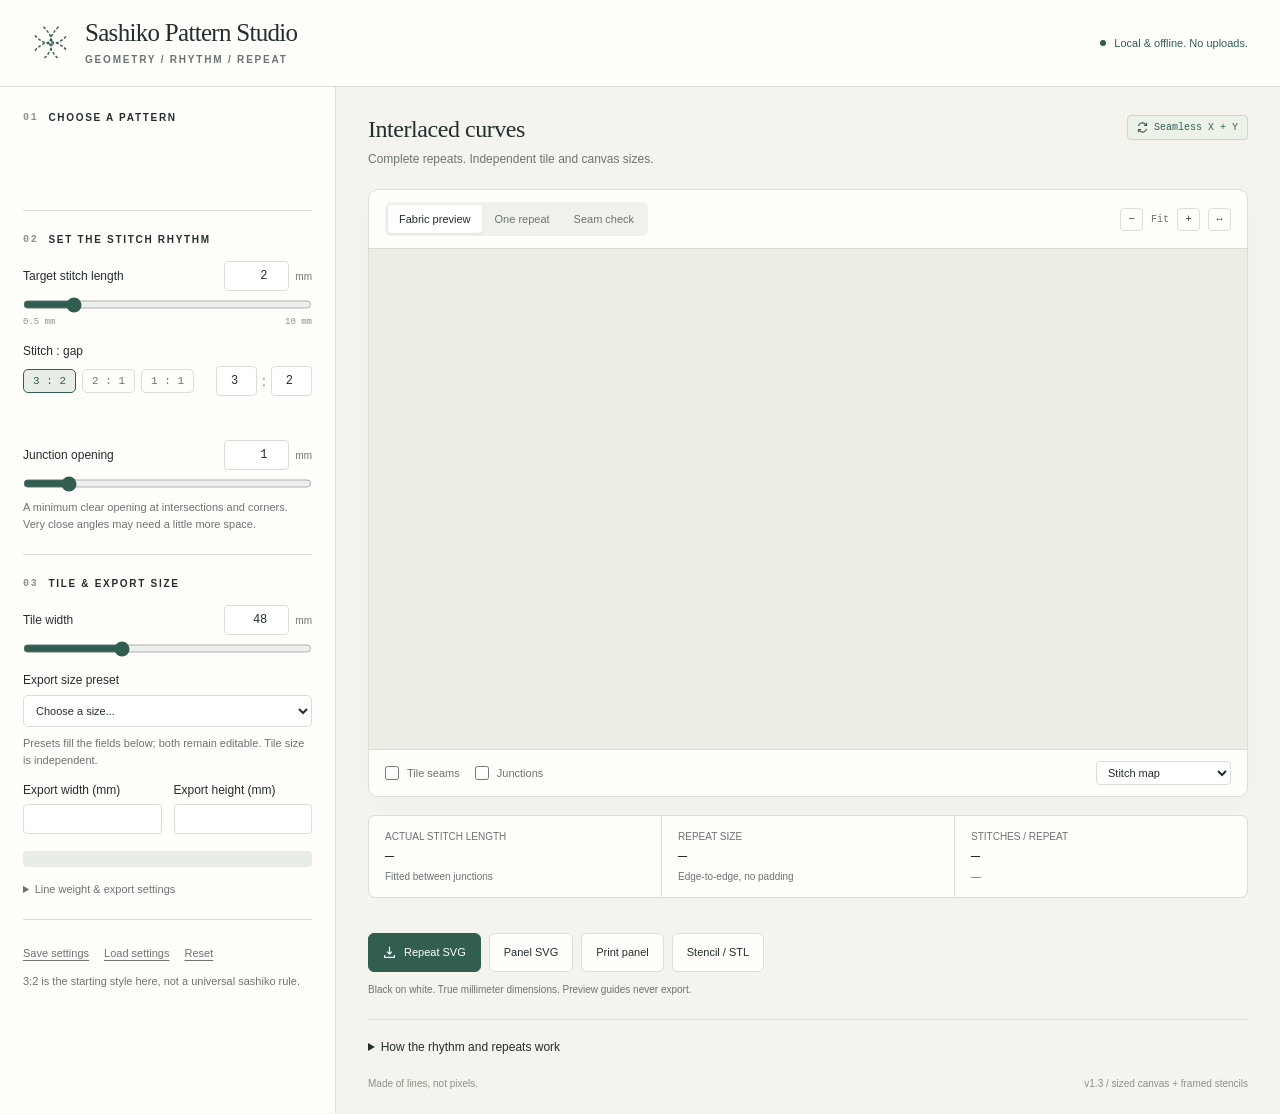
<file: src/template.html>
<!doctype html>
<html lang="en">
<head>
<meta charset="utf-8">
<meta name="viewport" content="width=device-width,initial-scale=1">
<meta name="color-scheme" content="light">
<title>Sashiko Pattern Studio</title>
<style>
:root{--paper:#f5f3ee;--white:#fffefa;--ink:#222f2e;--muted:#6b7471;--line:#dcded6;--green:#315e51;--green-light:#e8eee7;--accent:#c47b4a;--mono:ui-monospace,SFMono-Regular,Menlo,Consolas,monospace;--sans:Inter,-apple-system,BlinkMacSystemFont,"Segoe UI",sans-serif}
*{box-sizing:border-box}body{margin:0;background:var(--paper);color:var(--ink);font:14px/1.5 var(--sans)}button,input,select{font:inherit}button{cursor:pointer}button:focus-visible,input:focus-visible,select:focus-visible,a:focus-visible,summary:focus-visible{outline:3px solid var(--accent);outline-offset:3px}button:disabled{cursor:wait;opacity:.5}a{color:var(--green)}header{height:87px;display:flex;align-items:center;justify-content:space-between;border-bottom:1px solid var(--line);padding:0 32px;background:var(--white);gap:20px}.brand{display:flex;gap:15px;align-items:center}.brand-icon{width:38px;height:38px;color:var(--green)}h1{font-family:Georgia,serif;font-size:25px;font-weight:normal;letter-spacing:-.7px;line-height:1.15;margin:0}.kicker{font-size:10px;font-weight:600;letter-spacing:1.8px;text-transform:uppercase;color:var(--muted);margin-top:5px}.offline{display:flex;align-items:center;gap:8px;color:var(--green);font-size:11px;white-space:nowrap}.offline:before{content:"";width:6px;height:6px;border-radius:50%;background:var(--green)}.workspace{display:grid;grid-template-columns:336px minmax(0,1fr);max-width:1640px;margin:auto;min-height:calc(100vh - 87px)}aside{border-right:1px solid var(--line);background:var(--white);padding:23px 23px 32px}.section{padding:21px 0;border-bottom:1px solid var(--line)}.section:first-child{padding-top:0}.section:last-child{border:0;padding-bottom:0}.section-title{font-size:10px;letter-spacing:1.7px;text-transform:uppercase;font-weight:650;display:flex;align-items:center;gap:10px;margin:0 0 14px}.section-title span{color:#8b938c;font-family:var(--mono);font-size:10px}.patterns{display:grid;grid-template-columns:1fr 1fr;gap:8px}.pattern-card{position:relative;text-align:left;background:#fff;border:1px solid var(--line);border-radius:7px;padding:0;overflow:hidden;color:var(--ink);transition:border-color .15s,box-shadow .15s}.pattern-card svg{display:block;width:100%;height:57px;background:#fafbf7;padding:4px 8px}.pattern-card .card-name{font-size:11px;display:block;padding:7px 8px;border-top:1px solid #edf0e8;line-height:1.2}.pattern-card[aria-pressed="true"]{border-color:var(--green);box-shadow:0 0 0 1px var(--green)}.pattern-card[aria-pressed="true"] .card-name{color:var(--green);font-weight:600;background:#f0f4ed}.pattern-card[aria-pressed="true"]:after{content:"";position:absolute;right:8px;top:8px;width:6px;height:6px;border-radius:50%;background:var(--green)}.pattern-note{color:var(--muted);font-size:11px;margin:12px 0 0;min-height:32px}.control{margin-top:15px}.control:first-of-type{margin-top:0}.control-head{display:flex;justify-content:space-between;align-items:center;gap:8px;margin-bottom:6px}.control-head label{font-size:12px;font-weight:500}.number-unit{display:flex;align-items:center;gap:6px;font-size:10px;color:var(--muted)}input[type=number]{width:65px;padding:5px 6px;text-align:right;background:#fff;border:1px solid var(--line);border-radius:4px;color:var(--ink);font-family:var(--mono);font-size:12px}input[type=range]{display:block;width:100%;accent-color:var(--green);height:15px;margin:5px 0}.range-ends{display:flex;justify-content:space-between;font:9px var(--mono);color:#8c938b}.hint{font-size:11px;color:var(--muted);line-height:1.55;margin:8px 0 0}.ratio-row{display:flex;align-items:center;gap:6px;flex-wrap:wrap}.ratio-preset{padding:5px 9px;border:1px solid var(--line);border-radius:5px;background:transparent;font:11px var(--mono);color:var(--muted)}.ratio-preset.active{background:var(--green-light);border-color:var(--green);color:var(--green)}.ratio-custom{margin-left:auto;display:flex;align-items:center;gap:5px;color:var(--muted)}.ratio-custom input{width:41px;padding:5px 3px}.rhythm{display:flex;justify-content:space-between;gap:8px;margin-top:12px;align-items:center}.rhythm svg{width:135px;height:17px}.rhythm span{font:10px var(--mono);color:var(--muted)}.row{display:flex;gap:12px;align-items:center}.row .control{flex:1;margin-top:12px}.row .control-head{display:block}.row .control-head label{display:block;margin-bottom:5px}.row input{width:100%;text-align:left}.dimensions{font:11px var(--mono);color:var(--green);background:var(--green-light);border-radius:4px;padding:8px 10px;margin-top:11px}.advanced{margin-top:14px}summary{cursor:pointer;font-size:11px;color:var(--muted);user-select:none}details[open]>summary{margin-bottom:12px}.check{display:flex;gap:8px;align-items:center;cursor:pointer;font-size:11px;color:var(--muted);margin-top:10px}.check input{accent-color:var(--green);margin:0;width:14px;height:14px}.quiet-button{border:0;background:none;padding:4px 0;color:var(--muted);font-size:11px;text-decoration:underline;text-underline-offset:3px}.preset-actions{display:flex;gap:15px;align-items:center;flex-wrap:wrap}.canvas-area{min-width:0;padding:28px 32px 22px;display:flex;flex-direction:column}.intro{display:flex;justify-content:space-between;align-items:flex-start;gap:15px;margin-bottom:21px}.intro h2{font:normal 24px/1.2 Georgia,serif;letter-spacing:-.45px;margin:0 0 6px}.intro p{color:var(--muted);font-size:12px;margin:0}.badge{border:1px solid #cbd8cc;background:#edf2e9;color:var(--green);font:10px var(--mono);padding:6px 9px;border-radius:4px;white-space:nowrap;display:inline-flex;gap:6px;align-items:center}.badge svg{width:11px;height:11px}.preview-card{background:var(--white);border:1px solid var(--line);border-radius:10px;overflow:hidden;box-shadow:0 7px 22px #28392c05}.toolbar{padding:12px 16px;display:flex;align-items:center;justify-content:space-between;gap:12px;border-bottom:1px solid var(--line)}.tabs{display:flex;gap:2px;background:#f0f1ea;padding:3px;border-radius:6px}.tabs button{border:0;background:transparent;padding:6px 11px;font-size:11px;border-radius:4px;color:var(--muted);white-space:nowrap}.tabs button[aria-pressed=true]{background:#fff;box-shadow:0 1px 3px #21332215;color:var(--ink)}.zoom-group{display:flex;align-items:center;gap:8px;font:10px var(--mono);color:var(--muted)}.zoom-group button{background:none;border:1px solid var(--line);border-radius:4px;width:23px;height:23px;color:var(--ink)}.preview-stage{height:500px;overflow:auto;background-color:#eeeee7;background-image:radial-gradient(#b8bcb452 .7px,transparent .7px);background-size:12px 12px;padding:30px;position:relative}.sheet-wrap{width:max-content;min-width:100%;min-height:100%;display:flex;flex-direction:column;justify-content:center;align-items:center;gap:11px}.sheet{background:white;box-shadow:0 3px 18px #24312914;flex-shrink:0;line-height:0}.sheet svg{display:block}.sheet-label{font:10px var(--mono);color:#798078;text-align:center;line-height:1.4}.preview-options{display:flex;justify-content:space-between;align-items:center;gap:12px;padding:11px 16px;border-top:1px solid var(--line);flex-wrap:wrap}.checks{display:flex;gap:15px}.checks .check{margin:0}.mode-select{font-size:11px;padding:4px 7px;border:1px solid var(--line);background:#fff;border-radius:4px;color:var(--ink);max-width:140px}.stats{display:grid;grid-template-columns:repeat(3,1fr);gap:1px;border:1px solid var(--line);border-radius:7px;overflow:hidden;background:var(--line);margin-top:18px}.stat{background:var(--white);padding:13px 16px}.stat-label{color:var(--muted);font-size:10px;margin-bottom:4px}.stat-value{font:15px var(--mono);letter-spacing:-.5px}.stat-sub{font-size:10px;color:var(--muted);margin-top:4px}.export-bar{display:flex;justify-content:space-between;align-items:center;gap:15px;margin-top:20px;flex-wrap:wrap}.export-buttons{display:flex;gap:8px;flex-wrap:wrap}.button{background:#fffefa;border:1px solid var(--line);border-radius:6px;padding:10px 14px;color:var(--ink);font-size:11px;display:inline-flex;align-items:center;justify-content:center;gap:8px;text-decoration:none}.button.primary{background:var(--green);color:white;border-color:var(--green)}.button svg{width:13px;height:13px}.export-caption{font-size:10px;color:var(--muted);margin-top:10px}.notices{margin-top:15px}.notice{border-left:2px solid #c4905a;background:#faf0e1;padding:9px 12px;font-size:11px;color:#775c3c;margin:0 0 7px}.notes{margin-top:22px;padding-top:18px;border-top:1px solid var(--line)}.notes summary{font-size:12px;color:var(--ink)}.notes p{font-size:12px;color:var(--muted);max-width:770px;margin:10px 0}.notes code{font:11px var(--mono);background:#eaece4;padding:2px 4px;border-radius:3px}.footer{display:flex;justify-content:space-between;gap:10px;font-size:10px;color:#8c9188;margin-top:20px}.toast{position:fixed;bottom:24px;left:50%;transform:translateX(-50%);border:1px solid var(--line);background:var(--ink);color:white;padding:10px 18px;border-radius:6px;z-index:20;font-size:12px;box-shadow:0 4px 15px #0002;max-width:90vw}.toast[hidden]{display:none}#print-root{display:none}.error{color:#9d463e;background:#fff2ec;padding:12px;font-size:12px}.sr-only{position:absolute;width:1px;height:1px;padding:0;margin:-1px;overflow:hidden;clip:rect(0,0,0,0);white-space:nowrap;border:0}
@media(min-width:1400px){.preview-stage{height:570px}.canvas-area{padding:30px 42px}.workspace{grid-template-columns:350px minmax(0,1fr)}}
@media(max-width:1040px){header{padding:0 22px}.workspace{grid-template-columns:300px minmax(0,1fr)}aside{padding:22px 18px}.canvas-area{padding:25px 20px}.intro{display:block}.intro .badge{margin-top:11px}.preview-stage{height:430px;padding:22px}.toolbar{padding:10px}.tabs button{padding:6px 8px}.zoom-group span{display:none}.stats .stat{padding:12px}.stat-value{font-size:13px}.checks{gap:9px}.preview-options{padding:10px}.pattern-card svg{height:53px}}
@media(max-width:740px){header{height:76px;padding:0 18px}.offline{font-size:0;gap:0}.offline:before{width:7px;height:7px}.brand{gap:11px}h1{font-size:23px}.kicker{font-size:8px;letter-spacing:1.4px}.workspace{display:flex;flex-direction:column}.canvas-area{order:0;padding:21px 14px 17px}.intro{display:flex;align-items:center;margin-bottom:15px}.intro h2{font-size:22px}.intro p{font-size:11px;max-width:205px}.intro .badge{font-size:0;margin:0;padding:7px}.intro .badge svg{width:16px;height:16px}.preview-stage{height:335px;padding:20px}.tabs button{padding:6px 8px;font-size:10px}.zoom-group{gap:4px}.stats{margin-top:12px}.stat{padding:10px!important}.stat-label,.stat-sub{font-size:9px}.stat-value{font-size:12px!important}.checks .check{font-size:10px}.checks{gap:12px}.export-bar{margin-top:14px}.export-buttons{width:100%}.button{flex:1;padding:9px 8px;font-size:10px}.notes{margin-top:16px;padding-top:14px}aside{order:1;border-top:1px solid var(--line);border-right:0;padding:23px 23px}.patterns{grid-template-columns:repeat(3,1fr)}.pattern-note{min-height:0}.section{padding:22px 0}.pattern-card svg{height:62px}.footer{display:none}.sheet-label{font-size:9px}.intro .badge{display:none}.export-caption{font-size:10px}}
@media print{@page{size:letter;margin:0}html,body{margin:0!important;padding:0!important;background:white!important}body>header,body>.workspace,body>.toast{display:none!important}#print-root{display:block!important}.print-page{position:relative;box-sizing:border-box;padding:10mm;margin:0;break-after:page;page-break-after:always;background:#fff!important;overflow:hidden}.print-page:last-child{break-after:auto;page-break-after:auto}.print-heading{height:13mm;font:9pt Arial,sans-serif;line-height:1.4;color:#000}.print-heading strong{font-weight:700}.print-map{display:block;line-height:0}.print-foot{position:absolute;left:10mm;right:10mm;bottom:8mm;display:flex;align-items:flex-end;justify-content:space-between;font:7pt Arial,sans-serif;color:#000}.print-foot svg{display:block}.print-caption{max-width:115mm;text-align:right;font-size:7pt}.print-page svg{max-width:none!important}*{-webkit-print-color-adjust:exact;print-color-adjust:exact}}
.patterns{grid-auto-rows:89px;max-height:386px;overflow-y:auto;overflow-x:hidden;align-content:start;padding:3px;scrollbar-gutter:stable;overscroll-behavior:contain;scroll-padding:3px}.pattern-card{min-height:0;display:flex;flex-direction:column}.pattern-card svg{height:57px!important;flex-shrink:0}.pattern-card .card-name{flex:1;display:flex;align-items:center;padding:4px 7px}.size-select{width:100%;font-size:11px;padding:8px;border:1px solid var(--line);border-radius:5px;background:#fff;color:var(--ink)}
/* STENCIL_CSS */
</style>
<style id="print-size"></style>
</head>
<body>
<header>
 <div class="brand"><svg class="brand-icon" viewBox="0 0 40 40" fill="none" stroke="currentColor" stroke-width="1.5" stroke-dasharray="3 2"><path d="M3 12Q20 30 37 12M3 28Q20 10 37 28M12 3Q30 20 12 37M28 3Q10 20 28 37"/></svg><div><h1>Sashiko Pattern Studio</h1><div class="kicker">Geometry / Rhythm / Repeat</div></div></div>
 <div class="offline">Local &amp; offline. No uploads.</div>
</header>
<main class="workspace">
 <aside aria-label="Pattern settings">
  <section class="section"><h2 class="section-title"><span>01</span> Choose a pattern</h2><div class="patterns" id="pattern-list"></div><p id="pattern-note" class="pattern-note"></p></section>
  <section class="section"><h2 class="section-title"><span>02</span> Set the stitch rhythm</h2>
   <div class="control"><div class="control-head"><label for="stitch">Target stitch length</label><div class="number-unit"><input id="stitch" type="number" min="0.5" max="10" step="0.1" value="2" inputmode="decimal"><span>mm</span></div></div><input id="stitch-range" aria-label="Target stitch length slider" type="range" min="0.5" max="10" step="0.1" value="2"><div class="range-ends"><span>0.5 mm</span><span>10 mm</span></div></div>
   <div class="control"><div class="control-head"><label>Stitch : gap</label></div><div class="ratio-row"><button class="ratio-preset active" data-ratio="3,2">3 : 2</button><button class="ratio-preset" data-ratio="2,1">2 : 1</button><button class="ratio-preset" data-ratio="1,1">1 : 1</button><div class="ratio-custom"><input id="ratioA" aria-label="Stitch ratio part" type="number" min="1" max="10" step="0.1" value="3"><span>:</span><input id="ratioB" aria-label="Gap ratio part" type="number" min="1" max="10" step="0.1" value="2"></div></div><div class="rhythm"><svg id="rhythm" viewBox="0 0 140 15" aria-label="Stitch rhythm sample"></svg><span id="target-gap"></span></div></div>
   <div class="control"><div class="control-head"><label for="opening">Junction opening</label><div class="number-unit"><input id="opening" type="number" min="0.2" max="6" step="0.1" value="1" inputmode="decimal"><span>mm</span></div></div><input id="opening-range" aria-label="Junction opening slider" type="range" min="0.2" max="6" step="0.1" value="1"><p class="hint">A minimum clear opening at intersections and corners. Very close angles may need a little more space.</p></div>
  </section>
  <section class="section"><h2 class="section-title"><span>03</span> Tile &amp; export size</h2>
   <div class="control"><div class="control-head"><label for="tileWidth">Tile width</label><div class="number-unit"><input id="tileWidth" type="number" min="12" max="120" step="0.5" value="48" inputmode="decimal"><span>mm</span></div></div><input id="tileWidth-range" aria-label="Tile width slider" type="range" min="12" max="120" step="0.5" value="48"><p class="hint" id="tile-height"></p></div>
   <div class="control"><div class="control-head"><label for="size-preset">Export size preset</label></div><select id="size-preset" class="size-select"><option value="">Choose a size...</option><option value="auto">3 x 3 tiles (starting layout)</option><option value="100,100">100 x 100 mm</option><option value="150,150">150 x 150 mm</option><option value="200,200">200 x 200 mm</option><option value="215.9,279.4">US Letter - 215.9 x 279.4 mm</option><option value="210,297">A4 - 210 x 297 mm</option><option value="297,420">A3 - 297 x 420 mm</option></select><p class="hint">Presets fill the fields below; both remain editable. Tile size is independent.</p></div>
   <div class="row"><div class="control"><div class="control-head"><label for="panelWidth">Export width (mm)</label><input id="panelWidth" type="number" min="2" max="1200" step="0.1" inputmode="decimal"></div></div><div class="control"><div class="control-head"><label for="panelHeight">Export height (mm)</label><input id="panelHeight" type="number" min="2" max="1200" step="0.1" inputmode="decimal"></div></div></div>
   <div class="dimensions" id="panel-dimensions"></div><p class="hint" id="panel-fit-note"></p>
   <details class="advanced"><summary>Line weight &amp; export settings</summary><div class="control"><div class="control-head"><label for="weight">Line weight</label><div class="number-unit"><input id="weight" type="number" min="0.15" max="0.9" step="0.05" value="0.9"><span>mm</span></div></div></div><label class="check"><input id="transparent" type="checkbox">Transparent SVG background</label><div class="control"><div class="control-head"><label for="paper">Print paper</label><select id="paper" class="mode-select"><option value="letter">US Letter</option><option value="a4">A4</option><option value="a3">A3</option></select></div><p class="hint">Use 100% / actual size and disable browser headers. Paper-sized canvases use one sheet; printer margins may clip edge artwork. Oversized canvases use 5 mm page overlap.</p></div></details>
  </section>
  <section class="section"><div class="preset-actions"><button id="save-preset" class="quiet-button">Save settings</button><button id="load-preset" class="quiet-button">Load settings</button><button id="reset" class="quiet-button">Reset</button></div><input id="preset-file" type="file" accept=".json,application/json" hidden><p class="hint">3:2 is the starting style here, not a universal sashiko rule.</p></section>
 </aside>
 <section class="canvas-area" aria-label="Preview and export">
  <div class="intro"><div><h2 id="pattern-title">Interlaced curves</h2><p>Complete repeats. Independent tile and canvas sizes.</p></div><div class="badge" title="Geometry and stitch cadence repeat on both axes"><svg viewBox="0 0 16 16" fill="none" stroke="currentColor" stroke-width="1.5"><path d="M2 6a6 6 0 0 1 10-3l2 2M14 1v4h-4M14 10a6 6 0 0 1-10 3l-2-2M2 15v-4h4"/></svg> Seamless X + Y</div></div>
  <div class="preview-card">
   <div class="toolbar"><div class="tabs" aria-label="Preview layout"><button data-view="panel" aria-pressed="true">Fabric preview</button><button data-view="tile" aria-pressed="false">One repeat</button><button data-view="seams" aria-pressed="false">Seam check</button></div><div class="zoom-group"><button id="zoom-out" aria-label="Zoom out">&#8722;</button><span id="zoom-label">Fit</span><button id="zoom-in" aria-label="Zoom in">+</button><button id="zoom-fit" aria-label="Fit preview" title="Fit preview">&#8596;</button></div></div>
   <div class="preview-stage" id="preview-stage"><div class="sheet-wrap"><div class="sheet" id="sheet"></div><div class="sheet-label" id="sheet-label"></div></div></div>
   <div class="preview-options"><div class="checks"><label class="check"><input id="seams" type="checkbox">Tile seams</label><label class="check"><input id="nodes" type="checkbox">Junctions</label></div><select id="display" class="mode-select" aria-label="Drawing style"><option value="stitches">Stitch map</option><option value="geometry">Solid geometry</option><option value="overlay">Geometry + stitches</option></select></div>
  </div>
  <div class="stats" aria-live="polite"><div class="stat"><div class="stat-label">ACTUAL STITCH LENGTH</div><div class="stat-value" id="actual-length">&mdash;</div><div class="stat-sub" id="fit-note">Fitted between junctions</div></div><div class="stat"><div class="stat-label">REPEAT SIZE</div><div class="stat-value" id="tile-dimensions">&mdash;</div><div class="stat-sub">Edge-to-edge, no padding</div></div><div class="stat"><div class="stat-label">STITCHES / REPEAT</div><div class="stat-value" id="stitch-count">&mdash;</div><div class="stat-sub" id="gap-range">&mdash;</div></div></div>
  <div class="notices" id="notices" role="status"></div>
  <div class="export-bar"><div class="export-buttons"><button class="button primary" id="export-tile"><svg viewBox="0 0 16 16" fill="none" stroke="currentColor" stroke-width="1.4"><path d="M8 1v9m-3-3 3 3 3-3M2 11v3h12v-3"/></svg>Repeat SVG</button><button class="button" id="export-panel">Panel SVG</button><button class="button" id="print-panel">Print panel</button><button class="button stencil-launch" id="export-stencil">Stencil / STL</button></div></div><div class="export-caption" id="export-caption">Black on white. True millimeter dimensions. Preview guides never export.</div>
  <details class="notes"><summary>How the rhythm and repeats work</summary><p><strong>Geometry first.</strong> Each pattern is a periodic network of complete lines and curves. The interlaced design is a geometric reconstruction of your reference, not a crop of the old image. Its rectangular repeat contains two staggered rows.</p><p><strong>Stitches second.</strong> The engine finds shared junctions, reserves clear space, and fits a whole number of stitches along each interval. Interior stitch-to-gap ratios are preserved; stitch length can change slightly from interval to interval. Junction gaps are intentional exceptions. The actual range above is the one to use.</p><p><strong>Edges are not stopping points.</strong> Full stitched curves are translated across the boundaries before the output is clipped. Stitch spacing is never restarted merely because it reaches an edge. Wave rows fit a whole number of stitch-and-gap periods to one wavelength.</p><p><strong>The tile's box is part of the repeat.</strong> Repeat the exported SVG at its exact document width and height, with no spacing, mirroring, or "crop to artwork." Some curves and stitches should be cut by the edge: the next tile completes them. Cropping the SVG tightly to its visible black marks would break the repeat.</p><p><strong>Front-side design, not an automatic sewing route.</strong> This app does not choose stitch order, optimize back-side carries, or estimate skein length. A gap at a junction does not mean you need to cut the thread. Plan how to traverse the continuous geometry before stitching.</p><p><strong>Print scale.</strong> Use 100% / actual size, turn off browser headers and footers, and check the printed dimensions. PDF saving is available through your browser's print dialog. SVGs retain millimeter dimensions, but importing applications can rescale them.</p><p><strong>STL stencil export.</strong> The stencil tool makes rounded stitch slots, midpoint dots, or continuous through-cuts in a flat plate. A 1 mm rim and 0.6 mm outer corner radius are enabled by default. The rim is inside the selected full-panel size; disable it for edge-to-edge repeat tiles. Slot width is separate from SVG line weight. Minimum plastic spacing is checked, not silently repaired. Thin areas require acknowledgement; touching slots, detached pieces, or failed mesh checks block export. There is no floor or Z bevel. View both sides in your slicer and test a small print before making a large template.</p><p><strong>About the style.</strong> These are adjustable design choices, not universal sashiko requirements. See <a href="https://upcyclestitches.com/sashiko-rules/" target="_blank" rel="noopener noreferrer">Atsushi Futatsuya's discussion of sashiko rules</a>. Implementation references: <a href="https://developer.mozilla.org/en-US/docs/Web/SVG/Reference/Element/pattern" target="_blank" rel="noopener noreferrer">SVG repeat units</a> and <a href="https://developer.mozilla.org/en-US/docs/Web/CSS/Reference/At-rules/@page" target="_blank" rel="noopener noreferrer">print pages</a>. These optional links are the only external resources; the app itself makes no network requests.</p></details>
  <div class="footer"><span>Made of lines, not pixels.</span><span>v1.3 / sized canvas + framed stencils</span></div>
 </section>
</main>
<!-- STENCIL_DIALOG -->
<div class="toast" id="toast" role="status" hidden></div><div id="print-root"></div>
<noscript><div class="error">This app needs JavaScript enabled. All computation stays in your browser.</div></noscript>
<!-- APPLICATION_SCRIPTS -->
</body>
</html>
</file>
